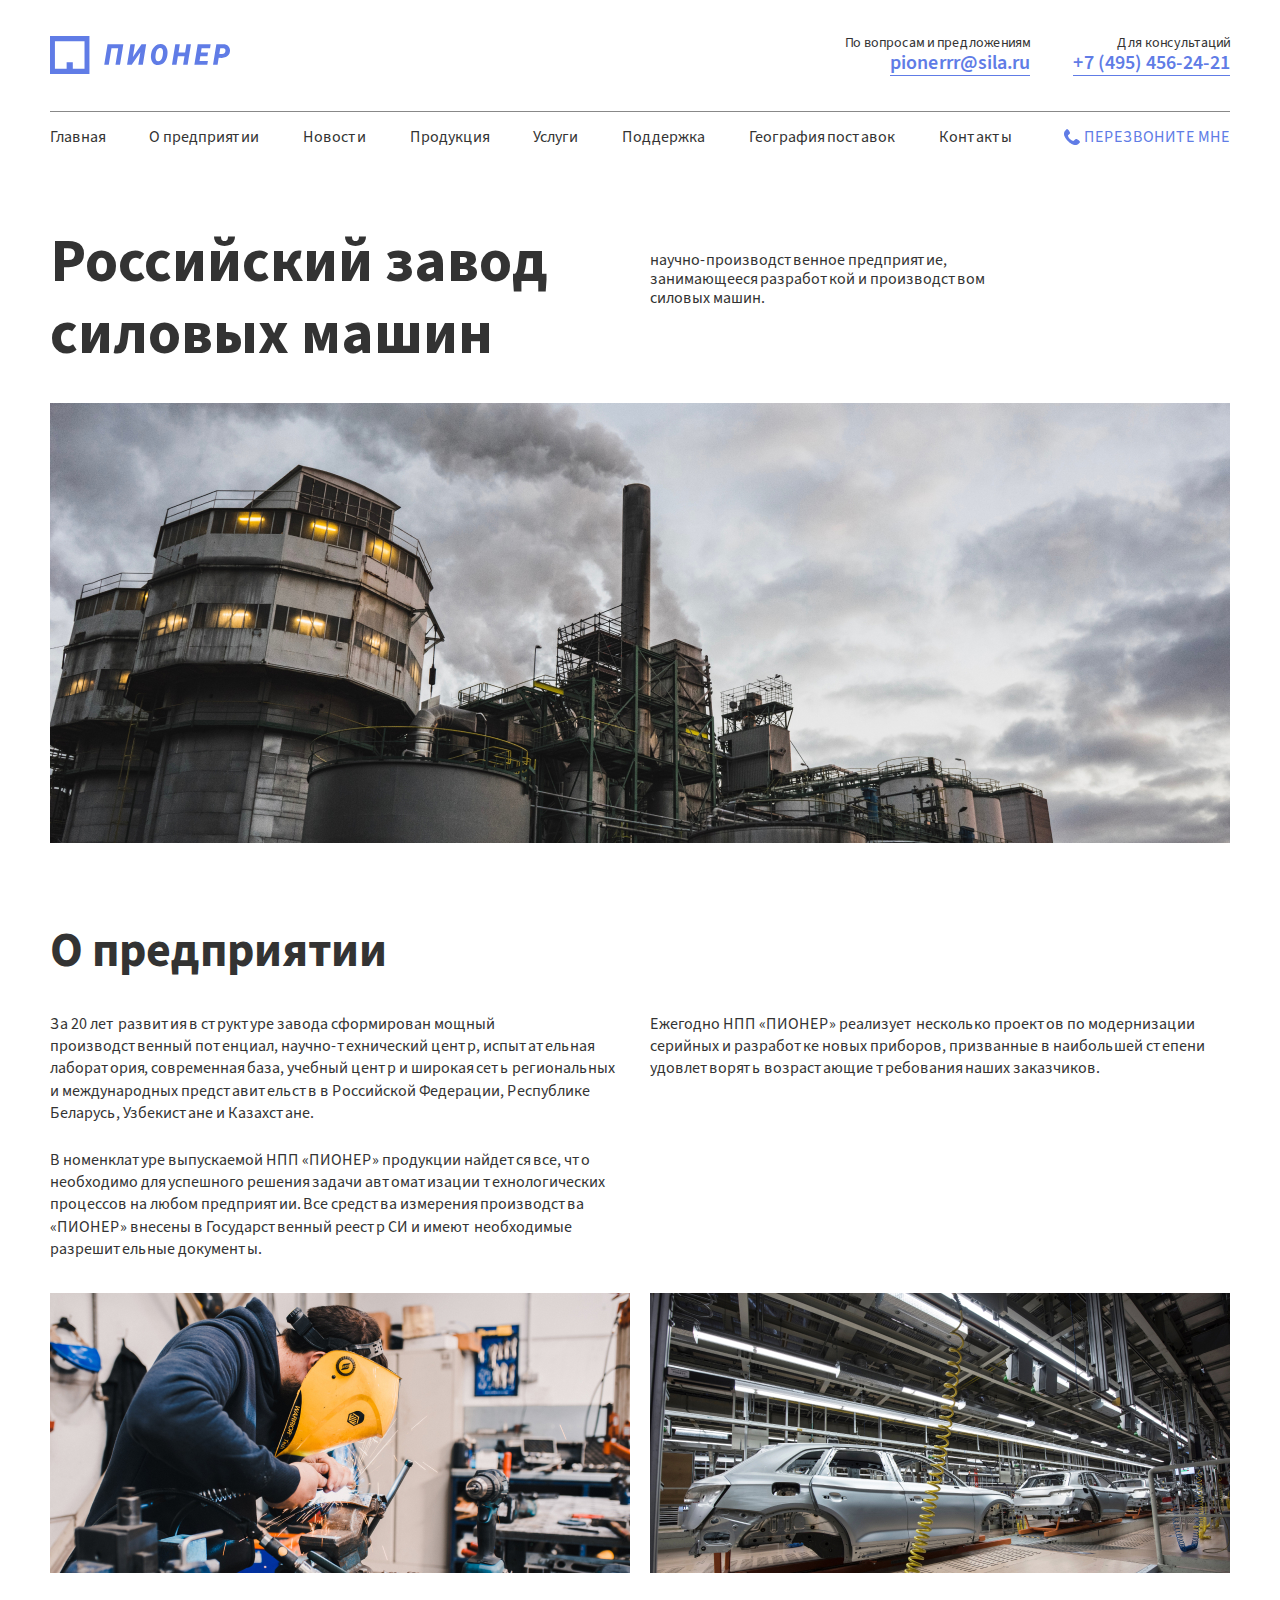
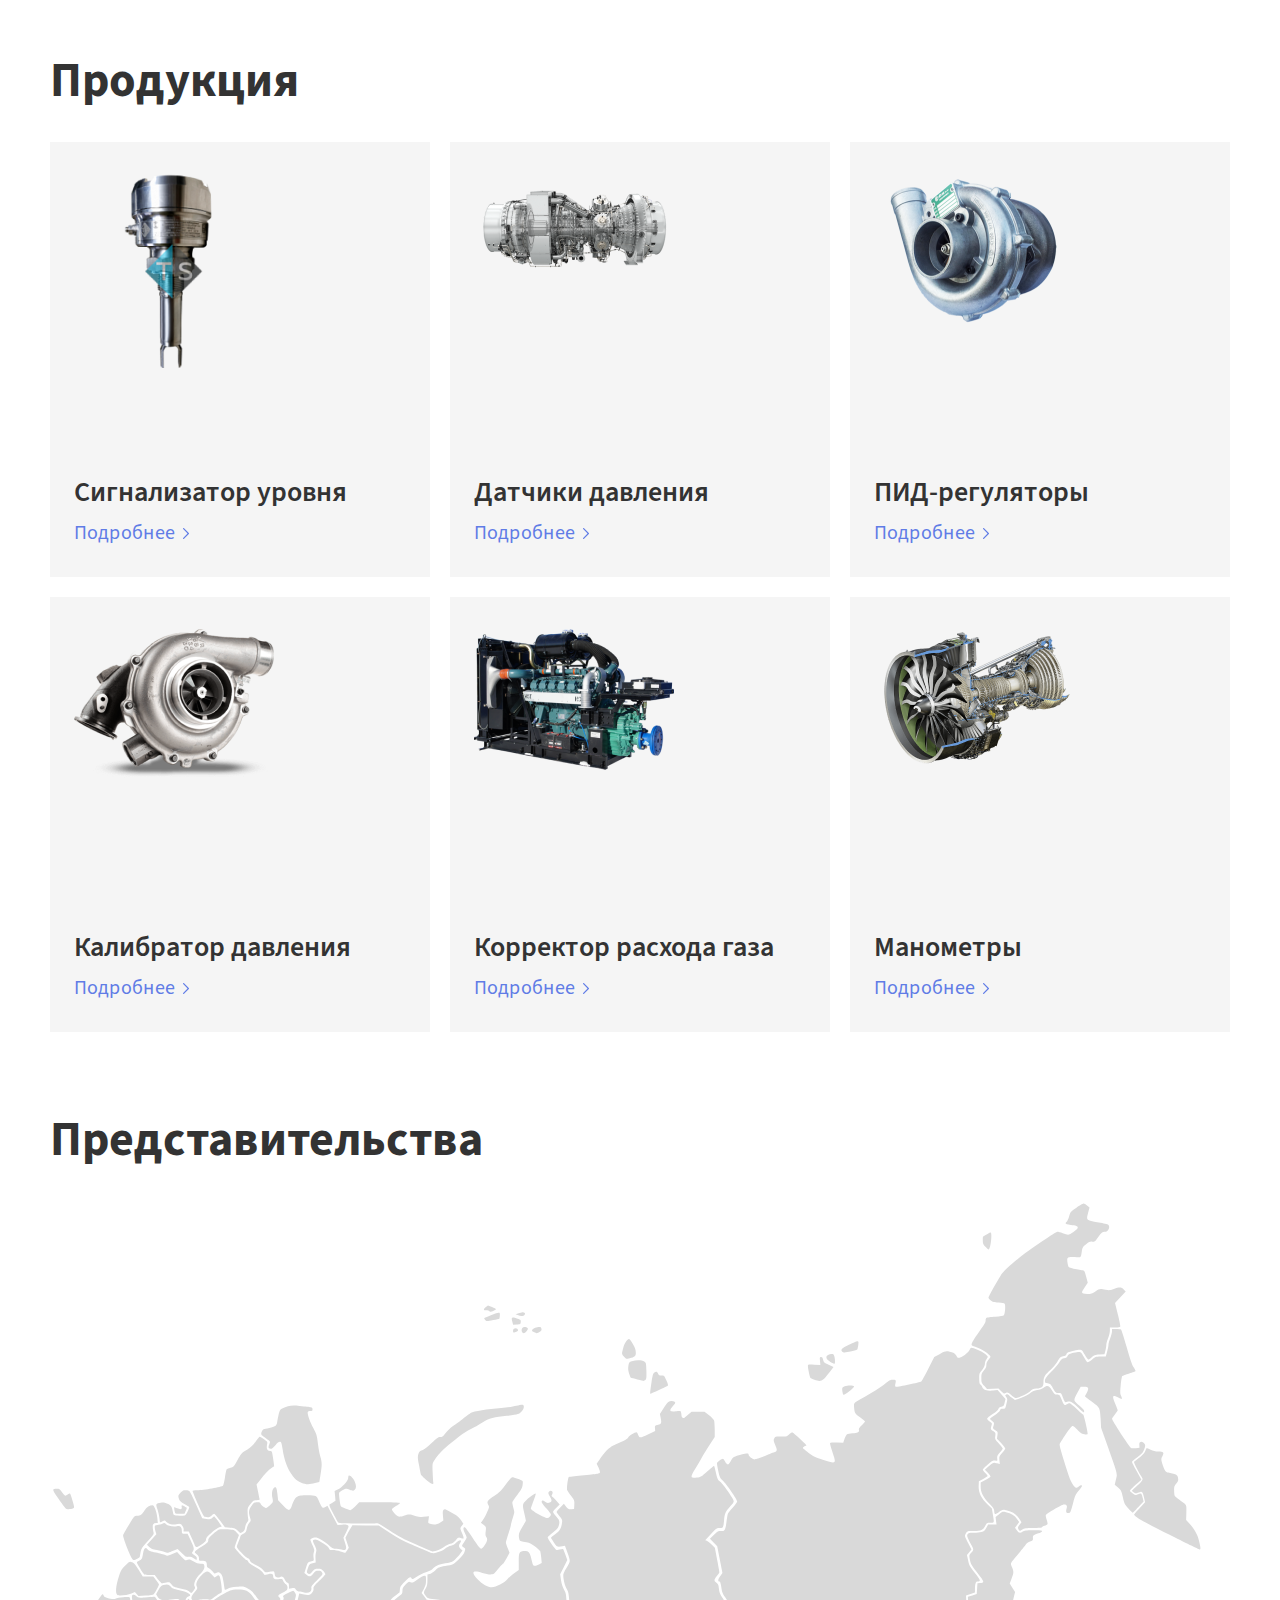
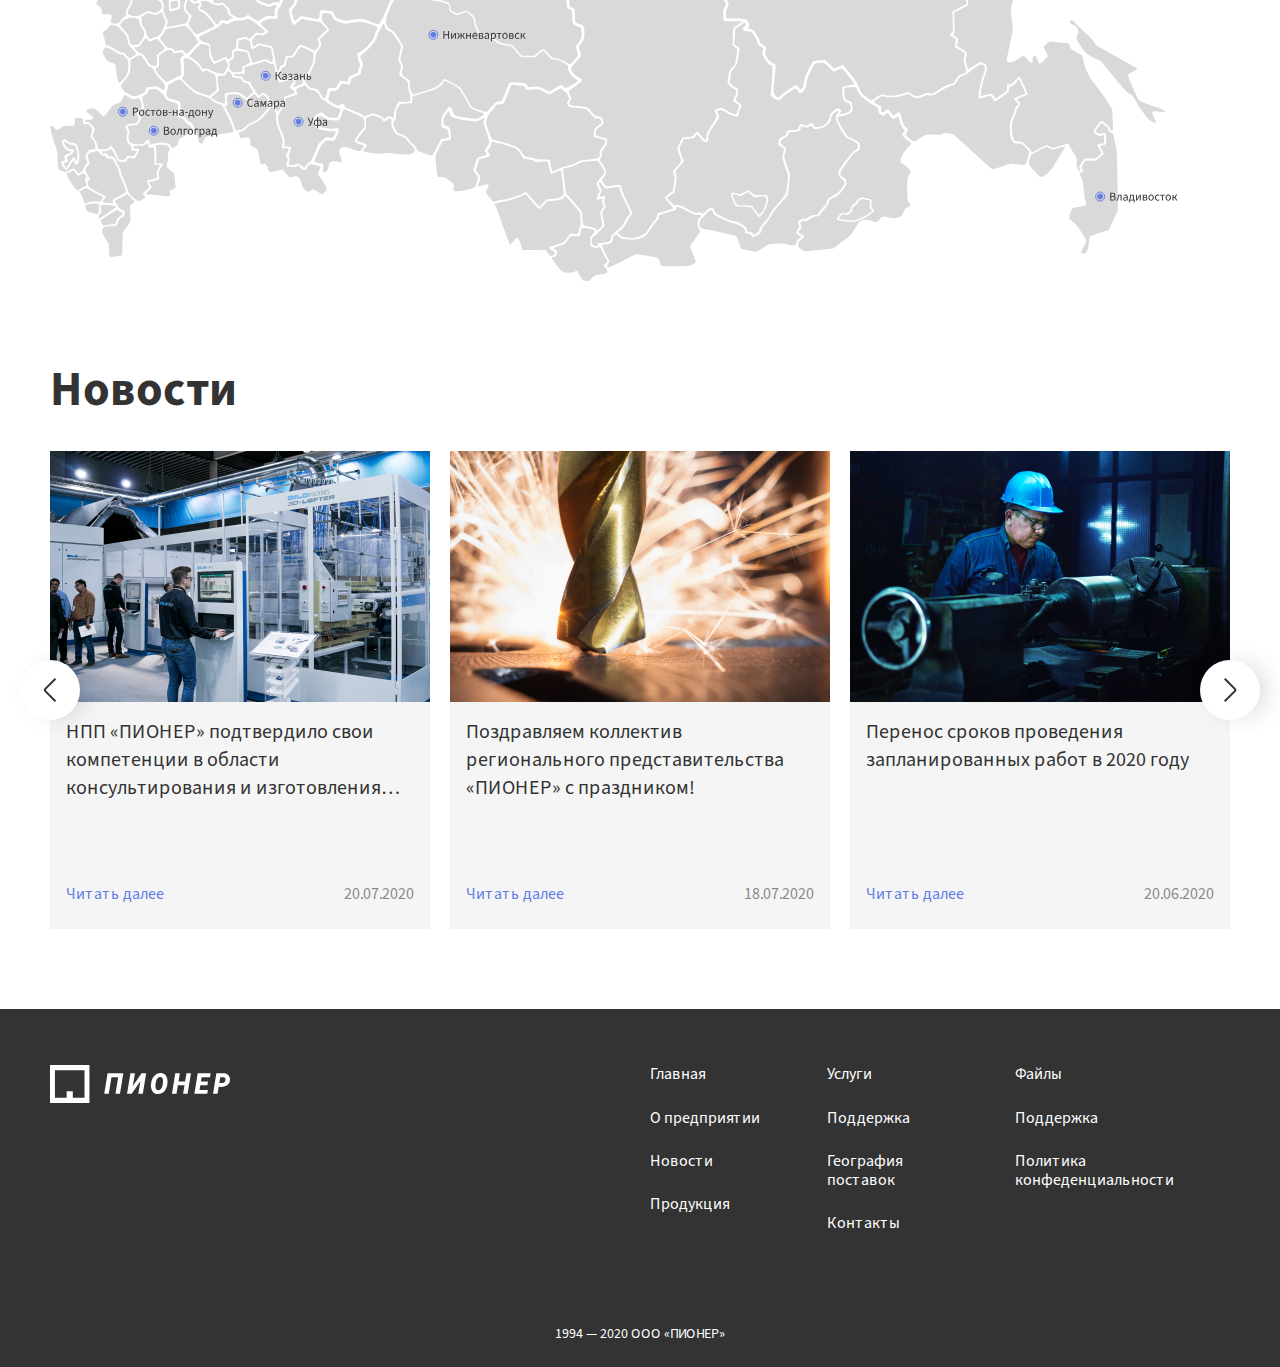
<file: index.html>
<!DOCTYPE html>
<html lang="ru" class="page">

<head>
  <meta charset="UTF-8">
  <meta name="viewport" content="width=device-width, initial-scale=1.0">
  <link rel="shortcut icon" href="favicon.ico" type="image/x-icon">
  <meta http-equiv="X-UA-Compatible" content="ie=edge">
  <meta name="theme-color" content="#111111">
  <title>layout Pioner</title>
  <link rel="preload" href="fonts/SourceSans3Regular.woff2" as="font" type="font/woff2" crossorigin>
  <link rel="preload" href="fonts/SourceSans3SemiBold.woff2" as="font" type="font/woff2" crossorigin>
  <link rel="preload" href="fonts/SourceSans3Bold.woff2" as="font" type="font/woff2" crossorigin>
  <link rel="stylesheet" href="css/vendor.css">
  <link rel="stylesheet" href="css/main.css">
  <script defer src="js/main.js"></script>
</head>


<body class="page__body">
  <div class="site-container">
    <header class="header">
  <div class="container">
    <div class="header__top">
      <a href="#" class="logo header__logo">
        <img src="img/logo.svg" alt="Логотип" width="180" height="38">
      </a>
      <div class="header__contacts">
        <div class="header__contact">
          <span class="header__caption">По вопросам и предложениям</span>
          <a href="mailto:pionerrr@sila.ru" class="header__link">pionerrr@sila.ru</a>
        </div>
        <div class="header__contact">
          <span class="header__caption">Для консультаций</span>
          <a href="tel:+74954562421" class="header__link">+7 (495) 456-24-21</a>
        </div>
      </div>
      <button class="burger" aria-label="Открыть меню" aria-expanded="false"  data-burger>
        <span class="burger__line"></span>
      </button>
    </div>
    <div class="header__bottom" data-menu>
      <nav class="nav" title="Главная навигация">
        <ul class="list-reset nav__list">
          <li class="nav__item"><a href="#" class="nav__link">Главная</a></li>
          <li class="nav__item"><a href="#" class="nav__link">О предприятии</a></li>
          <li class="nav__item"><a href="#" class="nav__link">Новости</a></li>
          <li class="nav__item"><a href="#" class="nav__link">Продукция</a></li>
          <li class="nav__item"><a href="#" class="nav__link">Услуги</a></li>
          <li class="nav__item"><a href="#" class="nav__link">Поддержка</a></li>
          <li class="nav__item"><a href="#" class="nav__link">География поставок</a></li>
          <li class="nav__item"><a href="#" class="nav__link">Контакты</a></li>
        </ul>
      </nav>
      <button class="btn-reset header__btn">
        <svg>
          <use xlink:href="img/sprite.svg#phone"></use>
        </svg>
        Перезвоните мне
      </button>
      <div class="header__contact header__contact--mobile">
        <span class="header__caption">По вопросам и предложениям</span>
        <a href="mailto:pionerrr@sila.ru" class="header__link">pionerrr@sila.ru</a>
      </div>
      <div class="header__contact header__contact--mobile">
        <span class="header__caption">Для консультаций</span>
        <a href="tel:+74954562421" class="header__link">+7 (495) 456-24-21</a>
      </div>
    </div>
  </div>
</header>

    <main class="main">
      <section class="hero section-offset">
  <div class="container">
    <div class="hero__top grid">
      <h1 class="hero__title">Российский завод силовых машин</h1>
      <p class="hero__descr">
        научно-производственное предприятие, занимающееся разработкой и производством силовых машин.
      </p>
    </div>
    <img src="img/hero.jpg" srcset="img/hero_2x.jpg 2x" alt="Пионер - завод силовых машин" width="1180" height="440" class="hero__image">
  </div>
</section>

      <section class="about section-offset">
  <div class="container">
    <h2 class="section-title about__title">О предприятии</h2>
    <div class="about__text grid">
      <p class="about__descr">
        За 20 лет развития в структуре завода сформирован мощный производственный потенциал, научно-технический центр,
        испытательная лаборатория, современная база, учебный центр и широкая сеть региональных и международных
        представительств в Российской Федерации, Республике Беларусь, Узбекистане и Казахстане.
      </p>
      <p class="about__descr">
        Ежегодно НПП «ПИОНЕР» реализует несколько проектов по модернизации серийных и разработке новых приборов,
        призванные в наибольшей степени удовлетворять возрастающие требования наших заказчиков.
      </p>
      <p class="about__descr">
        В номенклатуре выпускаемой НПП «ПИОНЕР» продукции найдется все, что необходимо для успешного решения задачи
        автоматизации технологических процессов на любом предприятии. Все средства измерения производства «ПИОНЕР»
        внесены в Государственный реестр СИ и имеют необходимые разрешительные документы.
      </p>
    </div>
    <div class="about__images grid">
      <img src="img/about-1.jpg" srcset="img/about-1_2x.jpg 2x" loading="lazy" alt="Сварщик работает на заводе" width="580"
        height="280" class="about__image">
      <img src="img/about-2.jpg" srcset="img/about-2_2x.jpg 2x" loading="lazy" alt="Конвейер автомобилей"
        width="580" height="280" class="about__image">
    </div>
  </div>
</section>

      <section class="products section-offset">
  <div class="container">
    <h2 class="section-title">Продукция</h2>
    <ul class="list-reset products__list grid">
      <li class="products__item">
        <div class="products-card">
          <img src="img/1.png" srcset="img/1_2x.png 2x" alt="Сигнализатор уровня" width="200" loading="lazy"
            class="products-card__image">
          <h3 class="products-card__title">Сигнализатор уровня</h3>
          <a href="#" class="products-card__link">
            Подробнее
            <svg>
              <use xlink:href="img/sprite.svg#angle"></use>
            </svg>
          </a>
        </div>
      </li>
      <li class="products__item">
        <div class="products-card">
          <img src="img/2.png" srcset="img/2_2x.png 2x" alt="Датчики давления" width="200" loading="lazy"
            class="products-card__image">
          <h3 class="products-card__title">Датчики давления</h3>
          <a href="#" class="products-card__link">
            Подробнее
            <svg>
              <use xlink:href="img/sprite.svg#angle"></use>
            </svg>
          </a>
        </div>
      </li>
      <li class="products__item">
        <div class="products-card">
          <img src="img/3.png" srcset="img/3_2x.png 2x" alt="ПИД-регуляторы" width="200" loading="lazy"
            class="products-card__image">
          <h3 class="products-card__title">ПИД-регуляторы</h3>
          <a href="#" class="products-card__link">
            Подробнее
            <svg>
              <use xlink:href="img/sprite.svg#angle"></use>
            </svg>
          </a>
        </div>
      </li>
      <li class="products__item">
        <div class="products-card">
          <img src="img/4.png" srcset="img/4_2x.png 2x" alt="Калибратор давления" width="200" loading="lazy"
            class="products-card__image">
          <h3 class="products-card__title">Калибратор давления</h3>
          <a href="#" class="products-card__link">
            Подробнее
            <svg>
              <use xlink:href="img/sprite.svg#angle"></use>
            </svg>
          </a>
        </div>
      </li>
      <li class="products__item">
        <div class="products-card">
          <img src="img/5.png" srcset="img/5_2x.png 2x" alt="Корректор расхода газа" width="200" loading="lazy"
            class="products-card__image">
          <h3 class="products-card__title">Корректор расхода газа</h3>
          <a href="#" class="products-card__link">
            Подробнее
            <svg>
              <use xlink:href="img/sprite.svg#angle"></use>
            </svg>
          </a>
        </div>
      </li>
      <li class="products__item">
        <div class="products-card">
          <img src="img/6.png" srcset="img/6_2x.png 2x" alt="Манометры" width="200" loading="lazy" class="products-card__image">
          <h3 class="products-card__title">Манометры</h3>
          <a href="#" class="products-card__link">
            Подробнее
            <svg>
              <use xlink:href="img/sprite.svg#angle"></use>
            </svg>
          </a>
        </div>
      </li>
    </ul>
  </div>
</section>

      <section class="present section-offset">
  <div class="container">
    <h2 class="section-title">Представительства</h2>
    <div class="present__map">
      <svg width="1153" height="680" viewBox="0 0 1153 680" fill="none" xmlns="http://www.w3.org/2000/svg">
        <path
          d="M68.4436 479.983C67.943 479.411 67.1564 475.406 66.7273 471.116C66.2982 466.755 65.583 462.966 65.2255 462.608C64.7964 462.251 62.937 461.393 61.0776 460.678C58.217 459.677 57.1442 458.676 55.0703 455.458C52.7103 451.74 52.6388 451.382 53.4255 448.737C53.8545 447.235 54.6412 445.806 55.1418 445.663C56.5721 445.091 61.7927 447.307 65.3685 449.953C67.5855 451.669 69.4448 452.526 71.0182 452.526C72.9491 452.526 73.8073 453.099 75.8812 455.601C78.2412 458.461 78.4558 459.105 78.4558 463.323C78.3842 470.187 77.5261 472.904 74.0933 476.765C70.3745 480.912 69.5164 481.341 68.4436 479.983Z"
           />
        <path
          d="M61.4352 421.138C60.6485 420.637 60.6485 419.994 61.3636 417.634C62.6509 413.13 62.0788 412.486 56.7867 412.486H52.2097L51.7091 408.84C51.28 405.622 50.9939 405.122 48.777 404.049C47.4182 403.406 46.2739 402.476 46.2739 401.904C46.2739 400.689 51.8521 392.466 52.7103 392.466C53.0679 392.466 53.5685 393.11 53.783 393.825C54.4982 396.041 64.0812 398.258 66.0121 396.685C66.6558 396.113 69.8739 395.541 73.5212 395.326C79.3855 394.969 79.8145 395.04 80.1721 396.399C80.9588 399.259 80.5297 401.332 78.7418 403.763C76.4533 406.623 75.1661 412.2 76.3818 413.63C77.0255 414.417 76.8824 414.631 75.7382 414.631C74.88 414.631 73.0921 416.061 71.3042 418.206C68.5867 421.424 68.0145 421.781 65.3685 421.781C63.7236 421.71 61.9358 421.495 61.4352 421.138Z"
           />
        <path
          d="M203.321 416.276L198.387 412.987L195.741 414.56C191.807 416.776 188.017 416.49 183.655 413.702C180.651 411.771 180.079 411.128 180.293 409.626C180.508 408.339 179.721 406.981 176.789 403.978C173.142 400.188 172.927 400.045 171.211 400.975C169.352 401.904 165.633 401.618 163.63 400.403C162.128 399.402 166.419 395.827 172.856 392.538C175.788 390.965 179.221 389.249 180.365 388.605C181.867 387.819 184.37 387.461 188.446 387.461C195.812 387.461 199.102 388.891 202.392 393.682C207.255 400.689 208.828 401.976 214.978 403.835C220.413 405.408 220.842 405.479 222.058 404.335C223.703 402.905 227.207 402.762 227.207 404.121C227.207 404.693 226.707 405.551 226.135 406.051C225.419 406.623 225.062 408.196 225.062 410.699V414.488L221.057 414.131C217.696 413.845 216.623 414.059 214.406 415.489C207.541 420.065 208.756 419.994 203.321 416.276Z"
           />
        <path
          d="M81.1018 413.344C77.7406 412.2 77.5976 412.057 77.9552 409.912C78.1697 408.625 79.3139 406.266 80.5297 404.621C82.5321 401.833 82.6752 401.261 82.3176 397.471C81.8885 393.968 82.0315 393.324 83.1042 392.895C83.9624 392.538 85.0352 392.967 86.3224 394.182C88.1103 395.97 88.4679 396.041 94.9758 395.612C98.6945 395.398 102.485 395.112 103.486 394.969C104.916 394.754 105.56 395.183 106.49 396.756C107.205 397.972 108.206 398.901 108.778 398.901C110.352 398.901 112.068 401.761 112.068 404.478C112.068 406.266 111.496 407.41 109.851 408.983C107.348 411.342 105.775 411.485 101.198 409.912L97.9079 408.768L93.2594 411.7C88.2533 414.917 86.537 415.132 81.1018 413.344Z"
           />
        <path
          d="M163.702 418.636C158.267 411.7 154.619 408.196 153.046 408.196C152.259 408.196 151.187 407.696 150.686 407.124C149.971 406.194 150.042 405.766 151.115 404.55C152.188 403.335 152.259 402.834 151.544 401.69C150.257 399.617 151.044 398.901 154.548 398.901C156.622 398.901 158.267 399.402 159.983 400.618C163.13 402.977 169.495 404.478 171.068 403.191C171.998 402.405 172.427 402.477 173.714 403.621C177.29 406.695 178.505 408.483 178.076 410.413C177.79 412.058 178.148 412.558 180.651 413.916C183.941 415.775 184.37 416.776 182.01 416.776C181.152 416.776 179.721 417.42 178.863 418.278C177.576 419.422 177.004 419.565 175.859 418.993C173.142 417.492 170.853 417.992 169.638 420.28C169.065 421.424 168.279 422.568 167.921 422.783C167.564 422.997 165.633 421.138 163.702 418.636Z"
           />
        <path
          d="M77.1685 454.028C75.3806 451.811 74.2364 451.096 71.8764 450.739C70.017 450.381 67.3709 449.166 65.2255 447.521C63.2945 446.091 60.2909 444.518 58.6461 444.018C56.143 443.303 55.5709 442.802 55.5709 441.515C55.5709 440.586 54.9273 438.012 54.1406 435.724C52.2812 430.29 52.2812 430.075 55.2133 428.717C56.5721 428.073 58.217 426.5 58.7891 425.285C59.9333 423.068 60.1479 422.997 63.6521 423.354C67.0848 423.712 67.5855 424.069 71.1612 427.93C76.4533 433.793 76.9539 434.58 77.8121 439.156C78.4558 442.66 79.0279 443.732 82.4606 447.092C84.6061 449.237 86.3224 451.311 86.3224 451.669C86.3224 452.026 85.4642 452.884 84.3915 453.599C78.9564 457.102 79.6 457.031 77.1685 454.028Z"
           />
        <path
          d="M101.198 463.18C99.4097 462.251 98.337 461.035 97.7648 459.319C97.3358 457.961 96.5491 456.531 96.12 456.245C95.6194 455.959 94.6897 454.886 94.0461 453.814C93.3309 452.741 91.8291 451.74 90.6133 451.454C89.3976 451.168 87.5382 449.81 86.3224 448.308L84.177 445.734L86.68 445.52C88.8255 445.305 89.6836 444.662 92.1867 441.23C93.76 438.942 95.3333 436.868 95.6909 436.511C95.977 436.153 97.0497 436.797 97.9794 437.869L99.6958 439.871L102.842 438.584C104.559 437.941 106.347 437.226 106.776 437.011C107.491 436.725 114.928 445.663 114.928 446.735C114.928 446.95 113.141 448.451 110.995 450.024L107.062 452.884L107.205 458.175C107.419 463.323 107.348 463.538 105.56 463.967C104.416 464.324 102.842 464.038 101.198 463.18Z"
           />
        <path
          d="M121.079 405.765C120.864 404.907 120.65 403.191 120.65 401.976C120.65 399.831 120.864 399.688 123.796 399.187C127.873 398.615 128.516 399.044 128.516 402.476C128.516 405.622 128.373 405.694 124.44 406.623C121.722 407.195 121.436 407.124 121.079 405.765Z"
           />
        <path
          d="M116.788 424.856C116.645 424.641 116.931 423.497 117.432 422.282C118.29 420.208 118.147 419.636 115.858 414.631C113.784 410.055 113.427 408.768 113.856 405.908C114.356 401.976 112.568 397.471 110.566 397.471C109.922 397.471 108.635 396.327 107.777 394.969L106.275 392.466L108.635 388.176C110.566 384.673 111.424 383.743 113.498 383.171C117.575 382.027 119.005 382.313 120.864 384.673C122.438 386.675 123.367 387.032 129.589 388.248C138.528 389.964 143.463 393.467 138.528 394.611C137.241 394.897 136.526 396.041 135.239 399.902C133.737 404.192 133.665 405.193 134.381 407.624C134.81 409.126 136.097 411.199 137.241 412.129C139.601 414.059 139.673 414.703 137.885 418.564C136.598 421.424 136.455 421.495 131.305 422.425C128.373 422.925 124.011 423.783 121.579 424.284C119.148 424.784 117.002 424.999 116.788 424.856ZM125.656 408.268L130.304 406.981L130.519 403.12C130.805 397.471 130.018 396.756 123.868 397.328L118.862 397.829L119.076 402.834C119.291 408.125 119.577 409.626 120.435 409.626C120.793 409.626 123.081 408.983 125.656 408.268Z"
           />
        <path
          d="M80.8873 442.373C80.5297 441.873 79.8861 439.513 79.3854 437.225C78.6703 433.722 77.8836 432.435 74.1648 428.431C71.6618 425.714 70.017 423.497 70.3745 422.997C72.2339 419.636 75.0945 416.848 76.0958 417.277C76.7394 417.491 77.5976 417.205 78.1697 416.419C79.0279 415.275 79.5285 415.275 84.1055 416.133L89.1115 417.062L89.5406 420.566C89.8982 422.925 90.7564 424.784 92.1151 426.357C95.2618 429.932 95.0473 433.936 91.4715 438.941C88.897 442.731 88.6824 442.874 85.1067 443.088C82.6751 443.231 81.2448 442.945 80.8873 442.373Z"
           />
        <path
          d="M134.309 450.167C132.092 447.951 132.021 447.951 128.731 448.809C126.371 449.452 125.227 449.524 125.084 448.952C124.512 447.307 122.581 446.092 120.435 446.092C117.503 446.02 117.145 445.806 113.212 440.729C109.636 436.082 109.422 435.653 110.995 435.081C111.567 434.866 112.855 433.079 113.856 431.077C115 428.789 116.216 427.359 117.288 427.144C121.079 426.215 134.023 423.927 135.382 423.927C136.884 423.927 142.676 430.576 146.681 436.94L148.755 440.372L143.463 445.949C140.531 449.095 137.813 451.74 137.313 452.026C136.884 452.241 135.525 451.383 134.309 450.167Z"
           />
        <path
          d="M67.5139 393.038C65.3685 391.823 65.9406 383.958 68.7297 375.378C71.0182 368.514 71.5188 367.584 75.4521 363.652C79.6715 359.433 79.743 359.433 82.1745 360.291C84.177 361.006 85.4642 362.436 88.7539 367.87L92.9018 374.591H98.1939H103.486L106.347 378.238C107.92 380.24 109.207 382.099 109.207 382.456C109.207 383.243 104.988 391.108 103.915 392.252C103.343 392.824 100.268 393.396 95.8339 393.61L88.6109 394.111L86.823 392.037L85.0351 389.964L81.6024 391.537C77.8121 393.181 69.3733 394.111 67.5139 393.038Z"
           />
        <path
          d="M113.069 477.337C107.777 471.617 106.561 470.044 106.061 468.042C105.703 466.397 105.846 466.04 107.491 465.682C109.279 465.182 109.279 465.11 109.136 459.605C108.993 456.53 109.064 453.885 109.279 453.742C114.428 449.523 116.859 448.236 119.362 448.236C121.579 448.236 122.295 448.522 122.938 450.024C123.868 452.026 123.939 452.097 128.23 450.953C131.234 450.238 131.663 450.31 133.022 451.74L134.595 453.313L132.593 454.743L130.59 456.244L131.091 464.681L131.592 473.118L124.368 476.765C120.364 478.767 116.859 480.411 116.502 480.411C116.216 480.411 114.642 479.053 113.069 477.337Z"
           />
        <path
          d="M139.172 389.32C137.813 388.105 135.382 387.318 130.519 386.46C124.297 385.316 123.653 385.03 121.794 382.671C119.863 380.24 119.648 380.168 116.573 380.669C114.785 380.883 112.926 381.241 112.497 381.455C111.996 381.598 110.137 379.811 108.278 377.451L104.916 373.161H100.125C97.4073 373.09 94.9042 372.875 94.4751 372.589C93.4024 371.874 87.0376 361.578 87.0376 360.577C87.0376 360.077 88.0388 359.29 89.183 358.861C91.8291 357.717 92.4012 356.716 93.1163 352.069C93.9745 345.991 95.7624 344.347 97.9079 347.564C98.6945 348.78 100.625 349.495 106.061 350.639C109.922 351.497 114.142 352.641 115.429 353.141C117.432 353.999 118.147 353.928 122.509 352.069L127.301 349.995L131.448 354.428C135.024 358.289 135.811 358.79 137.027 358.146C139.172 357.002 140.388 357.217 144.035 359.576C146.538 361.149 148.255 361.721 150.758 361.721C153.69 361.721 154.19 361.936 154.548 363.437C155.192 366.011 153.904 368.585 150.114 372.303C145.895 376.379 143.392 382.313 144.893 384.673C145.68 385.96 145.537 386.46 143.892 388.534C142.891 389.892 141.818 391.036 141.532 390.965C141.246 390.965 140.173 390.25 139.172 389.32Z"
           />
        <path
          d="M98.623 435.295C97.9794 434.151 97.1927 433.221 96.9067 433.221C96.5491 433.221 96.3346 432.077 96.3346 430.719C96.3346 428.931 95.6909 427.501 94.1176 425.714C92.1867 423.497 91.8291 422.568 91.7576 419.064L91.6861 415.06L94.9042 413.058L98.1224 411.056L102.342 412.272C106.49 413.416 106.633 413.416 109.207 411.914L111.925 410.341L113.927 414.846C116.216 419.994 116.216 420.137 114.785 423.712C110.566 433.936 110.781 433.65 103.915 436.01L99.8388 437.44L98.623 435.295Z"
           />
        <path
          d="M143.177 428.789C137.885 422.139 138.099 422.997 140.245 418.206L142.104 413.916L139.53 411.557C135.811 408.196 135.382 406.552 136.812 401.261C137.456 398.759 138.242 396.756 138.457 396.756C138.672 396.756 139.816 397.9 140.96 399.33C142.891 401.761 143.177 401.833 146.038 401.404C149.685 400.903 150.758 401.833 148.827 403.978C147.611 405.265 147.611 405.551 148.612 407.339C149.184 408.411 150.758 409.626 152.045 410.055C155.263 411.056 165.99 423.14 164.775 424.355C164.059 425.07 147.611 432.506 146.824 432.435C146.395 432.435 144.75 430.791 143.177 428.789Z"
           />
        <path
          d="M79.1709 492.566C77.383 491.422 75.6667 490.493 75.2376 490.421C74.6654 490.421 71.8764 486.346 70.7321 483.915C70.6606 483.629 72.4485 481.341 74.8085 478.767C79.457 473.619 80.6012 470.401 80.6012 462.608V458.461L84.6061 455.744C89.1115 452.741 91.6145 452.741 92.7588 455.744C93.1164 456.745 93.76 457.531 94.1891 457.531C94.6182 457.531 95.5479 458.961 96.3345 460.677C97.3357 463.037 98.337 464.181 100.125 464.896C102.699 465.968 104.916 468.471 104.916 470.33C104.916 470.973 107.205 473.833 109.922 476.836C114.428 481.698 114.928 482.485 114.928 485.202C114.928 488.92 113.784 489.206 110.065 486.346C107.777 484.63 107.276 484.487 102.27 484.916C99.3382 485.13 96.7636 485.488 96.5491 485.631C96.3345 485.845 95.977 487.132 95.6909 488.419C95.2618 490.493 94.6897 490.993 91.0424 492.423C84.6776 494.926 82.8897 494.997 79.1709 492.566Z"
           />
        <path
          d="M142.533 398.186C140.96 396.47 141.461 394.54 144.607 390.679C147.825 386.603 147.968 386.246 147.039 384.459C145.68 381.956 147.539 377.594 151.83 373.304C156.622 368.585 158.195 368.514 161.985 372.589L164.846 375.593L166.848 374.234C168.636 373.018 168.851 373.019 169.709 374.163C170.567 375.378 172.141 384.387 172.141 388.463C172.141 390.322 171.783 390.965 170.496 391.251C169.638 391.466 167.206 393.181 165.061 394.969C162.057 397.543 160.841 398.187 159.697 397.758C157.122 396.9 148.469 397.471 147.325 398.544C145.895 399.974 143.964 399.831 142.533 398.186Z"
           />
        <path
          d="M14.7358 564.21C14.2351 563.137 13.663 561.993 13.52 561.707C13.377 561.421 14.0206 561.207 14.9503 561.207C15.88 561.135 17.0958 560.849 17.6679 560.492C18.5261 559.92 18.5976 559.562 17.8824 558.347C16.3806 555.987 16.8097 555.058 19.7418 553.699C22.4594 552.484 24.5333 549.624 23.7467 548.265C23.4606 547.908 22.2448 547.622 20.8861 547.622C18.1685 547.622 15.0933 544.976 14.3782 542.045C13.7345 539.542 14.5212 539.328 16.9527 541.401C18.5976 542.76 20.0279 543.332 22.0303 543.332C24.6048 543.332 24.9624 543.546 25.9636 545.834C27.3939 549.266 28.1091 557.06 27.1079 558.776C26.3927 559.991 26.2497 559.92 25.5345 557.775C25.0339 556.488 24.3188 555.487 23.8182 555.487C23.3891 555.487 21.6012 557.846 19.8133 560.849C18.097 563.781 16.4521 566.212 16.1661 566.212C15.9515 566.212 15.3079 565.282 14.7358 564.21Z"
           />
        <path
          d="M108.85 593.668C104.13 593.167 99.6957 592.881 99.0521 593.096C98.337 593.31 97.3357 593.167 96.6921 592.81C95.8339 592.309 96.1915 591.665 98.766 589.091L101.984 586.017L100.554 583.229C98.9806 580.083 98.7661 580.297 105.059 579.081C107.348 578.581 109.35 578.009 109.493 577.723C109.636 577.509 109.493 575.649 109.136 573.719C108.492 570.43 108.635 570.072 110.995 566.569C112.354 564.567 113.498 562.708 113.498 562.422C113.498 562.136 111.853 561.921 109.851 561.921H106.132L106.633 556.201C106.919 552.555 106.776 549.409 106.204 547.336C105.775 545.548 105.56 543.832 105.846 543.546C106.204 543.26 108.921 543.046 111.925 543.117C116.645 543.189 117.575 543.474 118.647 544.761C120.221 546.692 120.292 548.051 118.862 549.481C117.718 550.625 117.575 552.841 118.433 555.129C118.79 555.987 118.504 557.989 117.718 560.349C116.144 564.925 116.43 565.64 120.936 569C122.724 570.359 124.368 571.932 124.512 572.575C124.726 573.219 125.084 576.579 125.298 580.154L125.799 586.661L122.795 587.876C119.791 589.02 119.72 589.02 120.221 591.88C120.721 595.241 121.794 595.098 108.85 593.668Z"
           />
        <path
          d="M51.8521 621.696C51.2085 620.409 50.9224 618.979 51.137 618.621C51.423 618.192 55.1418 615.618 59.5042 612.83C67.2279 607.825 67.3709 607.753 68.6582 609.112C69.3733 609.898 70.5891 610.542 71.3042 610.542C73.8073 610.542 73.0206 613.259 70.2315 614.617C68.3006 615.547 67.5139 616.476 66.6558 619.122L65.5115 622.482L60.3624 622.983C57.5733 623.269 54.7127 623.626 54.0691 623.769C53.3539 623.984 52.5673 623.269 51.8521 621.696Z"
           />
        <path
          d="M59.5758 653.942C59.3612 653.084 59.1467 650.081 59.1467 647.364C59.1467 642.645 59.0036 642.216 55.4994 636.925C52.2812 631.992 51.9952 631.134 52.4242 628.774C52.9964 625.557 54.5697 624.842 61.2921 624.842C66.6558 624.842 66.7273 624.77 68.4436 620.194C69.0873 618.621 70.2315 616.977 71.0897 616.548C74.2364 615.046 74.9515 613.902 74.737 611.328C74.5939 609.112 74.2364 608.683 72.5915 608.54C70.6606 608.254 69.6594 607.181 66.4412 601.819L64.8679 599.245L71.0182 595.884L77.1685 592.452L81.0303 596.313C85.2497 600.46 85.5358 601.032 83.6764 601.747C80.1721 602.963 79.8861 603.821 80.3867 611.972C80.8873 620.552 80.9588 620.194 75.5236 627.344L72.8061 630.991L72.5915 642.359L72.377 653.799L68.8012 654.586C66.8703 655.086 64.0812 655.444 62.6509 655.515C60.5055 655.587 59.9333 655.301 59.5758 653.942Z"
           />
        <path
          d="M48.7055 615.904C48.4194 615.189 48.8485 614.045 49.8497 613.044C51.28 611.542 51.423 610.827 50.9939 607.324L50.4933 603.391H55.7854C62.2218 603.391 65.3685 603.963 65.8691 605.179C66.1551 605.965 63.223 608.039 50.7794 616.119C49.3491 616.977 49.1345 616.976 48.7055 615.904Z"
           />
        <path
          d="M33.1151 597.457C32.4 595.026 31.2558 592.309 30.3976 591.451L28.9673 589.878L32.543 588.091L36.1188 586.232L39.9806 588.377C42.0545 589.521 45.9164 591.594 48.5624 593.024L53.3539 595.527L51.9236 597.958C50.4933 600.317 50.4933 600.389 46.3455 599.96C43.4848 599.745 41.0533 599.96 38.6933 600.746C36.8339 601.39 35.1176 601.962 34.8315 601.962C34.5455 601.962 33.8303 599.96 33.1151 597.457Z"
           />
        <path
          d="M83.2473 596.027C79.743 592.81 78.8848 591.451 77.6691 587.661C76.8824 585.159 75.1661 580.726 73.8073 577.795C72.4485 574.863 71.0897 571.145 70.8752 569.501C70.3745 566.426 66.2267 558.275 64.0097 556.059C63.2945 555.272 61.7212 554.771 60.2909 554.771C58.2885 554.771 57.7879 554.486 57.5733 553.127C57.4303 551.84 57.0012 551.554 55.1418 551.769C53.8545 551.84 52.5673 551.483 52.1382 550.911C51.423 550.124 51.9236 549.838 54.9988 549.409C57.0727 549.123 59.3612 548.408 60.0048 547.836C61.0776 546.835 61.3636 547.05 63.08 549.767C64.1527 551.411 65.3685 553.771 65.8691 555.058C67.5139 559.491 68.0861 559.991 72.1624 560.277C76.0242 560.635 76.0958 560.563 77.0255 558.346C77.9551 556.13 78.0267 556.058 81.3164 556.559L84.7491 556.988L87.3951 552.698C88.8255 550.267 89.8267 547.979 89.5406 547.622C89.3261 547.193 87.8242 546.907 86.2509 546.907C83.8909 546.907 83.3903 546.692 83.6048 545.62C83.8194 544.619 84.7491 544.333 89.183 544.19C93.3309 543.975 94.9042 543.618 96.0485 542.545C97.6933 540.972 98.48 541.33 98.48 543.618C98.48 545.906 99.8388 546.978 101.555 546.049C103.987 544.762 104.559 546.406 104.559 554.986V562.994L107.276 563.209C108.707 563.352 109.922 563.709 109.922 564.066C109.922 564.424 109.136 565.854 108.135 567.284C106.99 569.071 106.561 570.502 106.776 571.789C107.705 576.508 107.777 576.508 102.771 577.437C100.268 578.009 97.8364 578.724 97.4788 579.081C97.0497 579.439 97.3358 580.869 98.1224 582.656L99.4812 585.588L96.0485 588.877C92.6158 592.238 92.6158 592.238 94.1176 593.453C96.12 595.098 96.0485 595.598 93.3309 597.457C88.897 600.389 87.8242 600.174 83.2473 596.027Z"
           />
        <path
          d="M26.0351 587.59C24.3903 586.303 15.88 572.789 16.3806 572.289C16.5236 572.146 18.24 571.288 20.1709 570.501L23.6751 569L25.8921 571.646L28.1806 574.291L30.5406 573.076C33.7588 571.503 34.3309 571.574 35.6897 573.934C36.8339 575.793 36.8339 575.936 35.6897 576.651C34.5455 577.366 34.5455 577.651 35.6897 580.654L36.8339 583.944L34.6885 584.801C33.5442 585.302 31.4703 586.446 30.183 587.376C27.823 588.949 27.7515 588.948 26.0351 587.59Z"
           />
        <path
          d="M26.6073 569.429C25.5345 568.071 24.3188 566.927 23.8182 566.927C23.3891 566.927 21.1721 567.856 18.9552 568.929C16.6667 570.001 14.5927 570.716 14.3067 570.43C14.0206 570.144 12.5903 569.572 11.16 569.143C8.08485 568.142 7.65576 566.712 7.65576 556.774C7.65576 551.697 7.29818 549.481 5.43879 544.261C2.57818 536.11 1.36242 531.749 0.790304 527.459C0.361213 524.384 0.504243 524.027 1.72 524.027C2.43515 524.027 3.65091 524.956 4.29455 526.172C5.93939 528.889 7.01212 528.817 10.9455 526.029C13.8776 523.884 14.3067 523.812 18.6691 524.241C24.1042 524.742 24.6764 524.313 24.9624 519.308C25.177 515.447 24.9624 515.59 31.0412 516.519C33.1151 516.877 33.3297 517.091 32.9721 518.879C32.4 521.596 34.2594 523.455 36.5479 522.597C37.9067 522.096 38.5503 522.311 39.623 523.526C42.9127 527.316 42.9127 527.316 41.6255 531.177L40.4097 534.752L43.0558 538.684C45.1297 541.759 45.6303 543.189 45.4158 545.262C45.2012 547.908 45.1297 547.979 42.1976 547.979C39.48 547.979 38.9794 548.265 37.3345 550.625C35.2606 553.699 35.1891 554.486 36.6909 558.347C37.8351 561.064 37.7636 561.207 36.3333 562.422C35.5467 563.137 34.4024 564.996 33.9018 566.569C33.2582 568.357 32.1139 569.858 30.6836 570.716L28.5382 572.003L26.6073 569.429ZM20.5285 563.495L23.6036 558.704L24.6048 560.992C25.8921 564.138 27.2509 563.924 28.6812 560.277C29.6109 557.703 29.6824 556.273 29.1818 551.84C28.0376 543.046 26.6788 541.187 21.3867 541.187C20.3855 541.187 18.6691 540.329 17.5248 539.256C15.8085 537.612 15.3079 537.469 13.7345 538.184C11.303 539.328 11.4461 542.188 14.1636 545.834C15.6655 547.765 17.0242 548.766 18.5261 549.052C21.9588 549.552 21.6727 550.839 17.5964 552.484C13.8776 554.057 13.7345 554.343 15.0933 557.703C15.5224 558.561 15.0933 558.919 13.4485 559.276C12.0897 559.562 11.2315 560.134 11.2315 560.849C11.2315 562.851 14.8788 568.357 16.2376 568.357C17.0242 568.357 18.6691 566.569 20.5285 563.495Z"
           />
        <path
          d="M41.983 611.328C37.263 610.113 36.5479 609.398 35.2606 605.108C34.903 603.749 35.2606 603.463 38.5503 602.677C40.6242 602.248 43.7709 601.962 45.5588 602.033L48.777 602.319L48.9915 606.466C49.2061 610.256 48.4194 612.83 47.0606 612.615C46.8461 612.544 44.5576 611.972 41.983 611.328Z"
           />
        <path
          d="M54.3551 601.318C52.3527 601.104 52.3527 600.746 54.1406 598.029C56.0715 595.026 56 594.526 52.9248 593.096C51.423 592.381 47.6327 590.379 44.4145 588.591C39.0509 585.517 38.6218 585.088 37.9782 582.156C37.3345 579.439 37.4061 579.081 38.4788 579.081C40.7673 579.081 40.6242 577.723 38.1212 573.934C36.6909 571.86 35.5467 569.572 35.5467 568.857C35.5467 567.07 36.8339 564.639 38.5503 563.28C39.9806 562.136 39.9806 562.065 38.7648 558.132C37.5491 554.343 37.5491 554.057 38.6933 552.269C39.5515 550.982 40.4097 550.482 41.84 550.553C42.9127 550.625 44.5576 550.339 45.4873 549.838C46.9891 548.98 47.4182 549.123 50.1358 551.84C52.2812 553.914 53.5685 554.629 54.4267 554.343C55.2848 553.985 55.7854 554.271 56.0715 555.344C56.3576 556.631 57.0012 556.916 59.4327 556.916C62.2218 556.916 62.5079 557.06 65.1539 561.278C67.0133 564.067 68.3006 567.213 68.8727 570.001C69.3018 572.432 70.8751 576.722 72.2339 579.511C75.5236 586.16 76.5964 589.878 75.3806 590.951C74.9515 591.38 72.3055 592.952 69.5164 594.454C63.08 597.886 62.5794 598.315 63.0085 600.103C63.3661 601.461 63.08 601.604 59.6473 601.604C57.5733 601.604 55.2133 601.461 54.3551 601.318Z"
           />
        <a href="#" class="present__link">
          <path
            d="M71.6618 558.49C69.0158 558.132 67.7285 557.131 67.7285 555.344C67.7285 553.485 62.8655 544.762 61.5782 544.261C61.0061 544.047 59.8618 544.69 59.0752 545.763C57.6448 547.55 57.2158 547.622 52.8533 547.479L48.0618 547.264L47.7042 544.404C47.4897 542.831 46.2024 539.971 44.9152 538.041L42.5552 534.537L43.7709 530.819L45.0582 527.03L42.4121 523.741C39.623 520.38 39.2655 520.166 36.4048 520.38C35.1176 520.523 34.76 520.237 34.9745 519.236C35.1891 518.164 35.9042 517.949 38.5503 517.949C40.4097 517.949 42.3406 517.52 42.8412 516.948C43.8424 515.947 42.9127 514.946 38.0497 511.371C35.9758 509.87 35.9758 509.798 37.263 508.368C38.2642 507.224 39.48 506.867 41.7685 506.867C44.5576 506.867 45.3442 507.296 49.2776 510.871L53.64 514.946L55.857 512.444C57.0727 511.085 59.2182 508.368 60.577 506.509C62.4364 503.935 63.7951 502.791 65.9406 502.219C70.5176 500.861 71.8764 499.86 72.7345 497C74.0933 492.924 74.5224 492.781 78.5988 495.355C81.7454 497.286 82.7467 497.572 84.8921 497.214C90.2558 496.142 90.1127 496.07 91.257 501.004C92.4727 506.009 92.5442 505.866 87.3951 509.441C85.9648 510.442 85.9648 510.442 87.6097 513.516C89.2545 516.591 89.2545 516.662 88.0388 519.236C86.823 521.739 86.6085 521.882 83.3188 521.882C79.743 521.882 75.5951 523.455 75.5951 524.742C75.5951 525.171 76.0958 526.529 76.7394 527.673C77.6691 529.532 77.7406 530.462 77.097 533.036C76.0242 537.111 77.24 541.401 79.8861 543.332C81.3879 544.404 81.7454 545.119 81.4594 546.835C81.1733 548.98 81.2448 549.052 84.177 549.052H87.1091L85.4642 551.983C83.8194 554.915 83.8194 554.915 80.4582 554.486C77.24 554.128 76.9539 554.2 75.9527 556.202C74.6655 558.633 74.3794 558.776 71.6618 558.49Z"
             />
        </a>
        <a href="#" class="present__link">
          <path
            d="M121.079 544.476C120.006 541.973 118.719 541.473 111.71 540.972C109.35 540.758 102.485 541.973 101.555 542.76C100.625 543.546 100.411 543.189 99.6242 539.542C99.0521 536.968 98.1939 537.111 95.5479 540.114C93.4024 542.474 93.1164 542.617 88.4679 542.617C81.96 542.617 80.2436 541.83 79.1709 538.613C78.5273 536.611 78.5273 535.324 79.1709 532.964C79.8861 530.39 79.8145 529.532 78.8133 527.602C77.1685 524.384 78.0267 523.812 84.7491 523.669C87.6812 523.669 87.8958 523.455 89.7552 520.166L91.6145 516.734L90.1127 514.017L88.5394 511.3L91.4715 508.869L94.4752 506.366L93.5455 502.148C93.0449 499.788 92.4727 497.286 92.3297 496.499C92.0436 495.427 92.6158 494.712 94.6182 493.639C97.1927 492.209 97.9794 491.351 98.7661 488.777C99.0521 487.776 99.9818 487.562 103.415 487.562C105.775 487.562 107.92 487.919 108.206 488.348C108.421 488.706 109.636 489.707 110.852 490.422C111.996 491.137 113.856 493.282 114.857 495.141C116.645 498.43 116.931 498.644 121.937 500.074C124.798 500.861 127.444 502.005 127.873 502.577C128.659 503.935 128.731 508.726 127.873 511.586C127.015 514.517 127.944 515.876 131.091 516.448C132.95 516.805 134.023 517.592 135.096 519.451C135.954 520.881 137.599 522.454 138.743 522.954C140.245 523.526 141.175 524.67 141.818 526.529C142.319 528.031 142.605 529.532 142.39 529.818C142.247 530.104 139.387 531.82 136.097 533.608C129.232 537.326 128.731 537.826 128.373 541.044C128.23 542.903 127.587 543.689 125.155 545.119L122.152 546.907L121.079 544.476Z"
             />
        </a>
        <path
          d="M253.668 390.322C252.667 389.964 250.95 389.678 249.878 389.678C248.59 389.607 247.232 388.892 246.373 387.748C245.086 386.175 244.585 385.96 242.154 386.389L239.365 386.818V384.03C239.365 381.813 239.079 381.098 238.006 380.812C237.219 380.598 235.932 379.096 235.145 377.523C233.644 374.592 232.213 373.948 230.139 375.235C229.639 375.521 228.352 375.593 227.279 375.307C225.777 374.949 225.348 374.306 225.062 372.018C224.776 369.73 224.418 369.229 223.274 369.372C222.487 369.515 220.413 369.801 218.625 370.016C215.55 370.445 215.264 370.302 213.476 367.942C212.261 366.369 209.615 364.582 206.182 362.937C202.034 360.935 200.675 359.934 200.318 358.504C200.032 357.432 199.245 356.502 198.172 356.288C196.17 355.787 187.159 346.421 187.159 344.848C187.159 344.276 187.945 341.845 188.947 339.557C189.948 337.197 190.735 334.838 190.735 334.194C190.735 333.622 192.022 332.478 193.524 331.692C196.027 330.476 196.456 329.833 197.099 326.615C197.528 324.542 198.673 321.968 199.674 320.824C201.319 318.822 201.39 318.679 200.389 315.39C198.601 309.527 198.959 307.668 202.821 302.52C204.322 300.589 205.038 300.232 207.612 300.232C209.972 300.232 210.687 300.518 210.973 301.59C211.259 302.877 215.336 305.952 216.623 305.952C217.41 305.952 222.201 301.59 222.988 300.16C223.417 299.302 223.345 297.801 222.773 295.727C221.772 291.938 222.63 286.79 224.49 285.646C226.421 284.43 227.136 285.717 227.851 292.224L228.495 298.158L233.072 302.949C239.079 309.241 240.223 309.384 242.154 304.021C245.73 294.083 247.017 293.153 257.601 293.153C266.827 293.225 267.041 293.296 269.473 299.159C272.405 305.952 273.12 306.595 275.838 305.022L277.912 303.735L282.989 313.388L288.067 323.04L292.501 322.611C295.719 322.325 297.292 322.54 298.293 323.255C299.509 324.184 299.438 324.47 296.792 329.904L293.931 335.624L295.504 340.772C296.863 345.062 296.935 346.135 296.219 347.207C295.361 348.28 294.932 348.351 292 347.565C290.212 347.064 287.423 346.707 285.778 346.707C283.347 346.707 282.417 346.206 279.413 343.275C277.482 341.416 273.835 338.77 271.261 337.412C266.898 335.124 266.469 335.052 263.752 335.839C262.107 336.339 260.819 337.197 260.819 337.698C260.819 338.198 261.821 340.772 262.965 343.275C264.824 347.279 265.039 348.208 264.395 349.996C263.895 351.14 263.752 353.499 263.966 355.358C264.467 359.005 264.61 358.862 260.033 359.791C258.531 360.149 257.959 361.007 256.528 365.654L254.812 371.088L256.958 372.804C259.818 375.164 260.962 375.021 263.608 371.732C265.539 369.301 266.326 368.872 268.615 368.872C270.76 368.872 271.618 369.229 272.476 370.516C273.549 372.161 273.406 372.375 267.542 378.238C262.321 383.315 261.535 384.53 261.821 386.103C262.607 390.107 258.96 391.966 253.668 390.322Z"
           />
        <path
          d="M366.876 342.488C353.789 336.697 349.141 334.266 339.915 328.117C331.476 322.611 328.33 320.895 327.114 321.181C325.684 321.539 305.445 321.61 294.217 321.324C291.571 321.253 289.139 320.895 288.782 320.538C288.424 320.18 286.136 316.033 283.704 311.386C280.057 304.593 279.413 302.806 280.2 302.234C280.772 301.876 282.274 300.947 283.633 300.089L285.993 298.587L285.564 293.654L285.063 288.792L288.138 287.433C292.358 285.646 298.722 278.639 298.722 275.85C298.722 274.778 299.008 273.634 299.366 273.419C300.51 272.704 303.872 276.065 305.23 279.282C306.947 283.358 306.947 286.075 305.23 287.648C303.872 288.863 303.657 288.863 300.153 287.648C296.648 286.361 296.577 286.361 293.359 287.934C291.571 288.792 289.926 290.007 289.64 290.651C289.211 291.866 290.641 303.02 291.428 304.307C292 305.165 299.223 308.097 300.868 308.097C301.512 308.097 303.728 306.309 305.874 304.164L309.736 300.232H329.975C341.202 300.232 350.285 300.518 350.499 300.875C350.785 301.233 349.141 302.52 346.995 303.735C344.778 304.951 342.847 306.452 342.561 307.096C342.132 308.24 346.781 313.531 349.141 314.46C350.07 314.818 352.001 314.532 354.433 313.674C359.296 312.029 360.726 312.029 365.232 313.817C368.164 314.961 369.737 315.104 374.242 314.746L379.678 314.317L379.177 317.606C378.676 320.752 378.748 320.967 380.679 321.753C384.112 323.183 387.616 322.754 390.977 320.538L394.052 318.464L393.623 313.674C393.265 309.884 393.48 308.597 394.338 307.739C395.482 306.524 395.339 306.524 406.496 312.887C408.212 313.888 410.429 316.033 411.788 318.178L414.076 321.753L412.575 323.827C410.644 326.401 410.644 326.115 412.932 331.477C413.933 333.98 414.577 336.196 414.291 336.482C414.005 336.768 412.789 336.554 411.502 336.053C409.285 335.195 409.142 335.267 406.567 338.127C404.708 340.2 402.992 341.273 400.918 341.773C399.273 342.131 396.627 343.561 394.982 344.848C393.194 346.349 390.405 347.708 387.687 348.423C385.256 349.066 383.182 349.495 383.039 349.495C382.896 349.495 375.601 346.278 366.876 342.488Z"
           />
        <path
          d="M377.318 278.067C374.242 275.707 371.668 273.062 371.453 272.204C371.239 271.274 370.381 266.984 369.594 262.623C368.235 255.687 368.235 254.329 369.022 251.898C369.808 249.61 370.524 248.895 372.741 248.18C374.385 247.608 378.033 244.819 382.252 240.815C388.259 235.167 389.332 234.452 391.048 234.809C392.765 235.167 393.337 234.738 396.341 230.877C398.128 228.517 401.132 225.586 402.992 224.299C404.851 223.012 409.428 219.723 413.147 216.934C416.865 214.074 420.799 211.286 421.8 210.571C424.017 209.141 438.463 206.853 452.051 205.78C457.701 205.351 464.28 204.35 467.212 203.564C470.073 202.706 472.862 202.277 473.505 202.491C475.508 203.278 474.793 206.996 472.147 209.641C469.429 212.358 469.429 212.358 453.481 214.074C441.896 215.29 438.606 216.505 429.023 222.869C426.806 224.299 423.016 226.301 420.727 227.23C418.439 228.231 414.362 230.734 411.788 232.807C409.213 234.952 404.493 238.599 401.347 240.958C395.339 245.391 387.83 253.399 384.755 258.619C382.967 261.622 382.967 261.979 383.325 270.416C383.539 275.207 383.825 279.711 383.968 280.498C384.398 282.929 382.824 282.357 377.318 278.067Z"
           />
        <path
          d="M472.862 129.704C471.503 126.201 473.935 123.555 477.153 124.985C479.227 125.986 479.298 126.558 477.367 128.918C475.722 131.063 473.505 131.42 472.862 129.704Z"
           />
        <path
          d="M484.733 129.704C482.802 128.846 482.516 128.417 483.16 127.345C484.161 125.486 490.955 123.77 491.813 125.2C493.101 127.202 492.457 128.775 489.954 129.776C488.595 130.348 487.379 130.777 487.308 130.777C487.165 130.705 486.021 130.276 484.733 129.704Z"
           />
        <path
          d="M463.851 128.345C463.851 125.271 468.785 125.056 468.857 128.131C468.857 128.703 465.782 130.133 464.495 130.133C464.137 130.133 463.851 129.346 463.851 128.345Z"
           />
        <path
          d="M463.207 119.623C461.777 114.546 462.349 114.189 468.428 116.262C471.575 117.335 471.789 117.549 471.574 119.623C471.36 121.839 471.217 121.911 467.641 122.125L463.922 122.34L463.207 119.623Z"
           />
        <path
          d="M435.745 117.263C434.53 115.905 434.53 115.833 436.89 114.904C445.472 111.329 449.762 109.97 450.406 110.614C450.978 111.257 450.549 116.548 449.905 116.548C449.762 116.548 447.188 116.977 444.113 117.621C437.104 118.979 437.247 118.979 435.745 117.263Z"
           />
        <path
          d="M468.499 112.687L466.354 111.758L470.287 110.542C473.648 109.541 474.292 109.47 475.222 110.399C476.08 111.257 476.08 111.615 475.293 112.544C474.221 113.903 471.432 113.903 468.499 112.687Z"
           />
        <path
          d="M439.965 108.683C439.75 108.254 438.392 107.968 437.033 107.968C434.029 107.968 433.886 106.61 436.675 104.536L438.749 103.035L442.754 104.608C444.971 105.466 446.687 106.395 446.687 106.753C446.687 107.325 442.396 109.398 441.109 109.398C440.752 109.398 440.179 109.041 439.965 108.683Z"
           />
        <path
          d="M14.3067 304.736C13.1624 303.234 10.0158 298.801 7.29818 294.94C2.00606 287.29 2.00606 286.646 7.08364 286.646C9.30061 286.646 9.94424 287.004 11.16 289.006C11.9467 290.293 13.3055 291.937 14.0921 292.724C15.5224 294.011 15.5939 294.011 17.6679 292.509C18.9552 291.508 19.8848 291.222 20.1709 291.651C20.9576 292.867 24.1042 303.306 24.1042 304.664C24.1042 306.166 23.7467 306.38 19.7418 307.024C16.5952 307.453 16.3806 307.381 14.3067 304.736Z"
           />
        <path
          d="M145.823 344.419C145.322 343.918 144.965 343.275 144.965 342.989C144.965 342.631 143.606 339.485 141.961 335.982L139.029 329.547H136.24C133.737 329.547 133.451 329.332 133.88 328.117C134.166 327.187 133.737 325.686 132.807 324.184C131.234 321.61 130.09 321.253 126.371 322.325C123.582 323.112 118.647 321.896 116.645 319.894C114.928 318.178 114.785 318.107 112.783 319.179C111.639 319.751 110.566 320.252 110.352 320.252C110.208 320.252 109.851 318.393 109.636 316.105C109.35 313.888 108.492 309.813 107.634 307.167C105.775 301.59 105.918 301.376 111.067 300.589C113.355 300.232 115 300.518 117.718 301.662C121.508 303.306 122.152 304.307 123.224 310.385C123.653 312.887 123.796 313.03 127.372 313.459C129.375 313.674 132.164 313.817 133.522 313.674C135.739 313.459 136.168 313.03 137.885 309.527C138.958 307.31 139.673 305.308 139.458 305.022C139.315 304.736 137.17 303.378 134.595 302.019C131.234 300.089 129.875 298.873 129.303 297.229C128.159 293.868 128.302 293.225 130.948 290.508C133.093 288.22 133.737 288.005 136.526 288.22C139.53 288.434 139.673 288.577 141.675 292.51C142.819 294.798 145.68 301.018 148.112 306.452L152.474 316.319L156.622 316.891C160.484 317.463 160.913 317.392 162.629 315.819L164.417 314.174L166.133 316.319C167.063 317.463 168.851 319.751 169.995 321.396L172.141 324.399L169.566 325.257C168.136 325.757 164.632 328.188 161.771 330.691C157.623 334.337 156.479 335.767 156.264 337.555C156.121 339.414 155.335 340.2 151.759 342.488C146.824 345.563 146.967 345.491 145.823 344.419Z"
           />
        <path
          d="M187.945 328.546C185.872 326.329 185.085 326.043 180.436 325.614L175.216 325.114L170.281 318.393C167.564 314.746 164.918 311.672 164.488 311.672C163.988 311.672 162.844 312.458 161.985 313.459C160.484 315.175 158.338 315.604 155.263 314.818C154.047 314.46 152.402 311.529 148.255 302.091C145.251 295.37 142.819 289.435 142.819 288.935C142.819 288.291 144.25 288.077 147.682 288.077C153.547 288.077 172.141 284.788 173.285 283.572C173.785 283.072 174.644 279.354 175.287 275.207C175.931 271.06 176.718 267.485 177.004 267.127C177.361 266.841 179.006 266.198 180.794 265.697C183.798 264.839 184.155 264.41 187.874 257.761C191.45 251.397 192.165 250.539 196.098 248.251C201.605 245.034 203.107 243.604 206.611 238.527C208.113 236.311 209.686 234.452 210.044 234.452C210.473 234.452 212.404 235.596 214.406 237.026C217.767 239.457 217.982 239.814 217.553 241.888C216.48 246.392 217.481 248.752 220.485 248.752C222.416 248.752 222.487 249.109 223.703 257.618L224.561 264.053L222.559 265.483C218.339 268.486 215.193 271.703 211.116 277.066L206.897 282.5L208.256 289.006C208.971 292.581 209.686 296.085 209.901 296.8C210.187 297.872 209.758 298.087 206.968 298.087C203.965 298.087 203.607 298.301 200.818 301.876C198.029 305.451 197.886 305.952 197.958 310.313C198.029 312.816 198.244 315.676 198.53 316.677C198.959 317.964 198.673 318.965 197.528 320.323C196.599 321.396 195.669 323.755 195.455 325.543C195.025 328.188 194.525 329.046 192.88 329.904C191.736 330.476 190.663 330.977 190.592 330.977C190.448 330.977 189.233 329.833 187.945 328.546Z"
           />
        <path
          d="M321.25 419.78C313.955 416.848 310.594 416.562 302.155 418.135C297.006 419.065 296.291 419.065 291.785 417.778C287.137 416.491 286.851 416.276 285.063 412.844L283.275 409.269L277.911 408.769C270.474 408.125 270.116 408.268 270.116 412.558C270.116 417.635 268.615 418.064 259.246 415.704C251.594 413.845 250.95 413.917 248.018 417.063C247.017 418.064 245.873 418.922 245.444 418.922C244.585 418.922 242.225 411.843 242.225 409.269C242.225 408.554 243.298 406.767 244.657 405.337C246.516 403.263 247.375 401.261 248.376 397.114L249.663 391.609L252.238 392.038C260.104 393.539 260.533 393.468 262.464 390.894C263.68 389.321 264.181 387.891 263.966 386.747C263.68 385.245 264.61 383.887 269.759 378.882C273.12 375.521 275.838 372.518 275.838 372.232C275.838 371.875 274.979 370.516 273.907 369.158C272.119 367.013 271.547 366.727 268.543 366.727C265.539 366.727 265.039 366.941 262.822 369.658C260.605 372.304 260.176 372.518 258.817 371.803C256.958 370.802 256.958 370.373 258.602 365.654C259.747 362.294 260.104 362.008 263.036 361.293L266.183 360.506L265.968 356.216C265.825 353.928 266.111 351.068 266.541 349.924C267.184 348.208 266.97 347.207 265.11 343.275C263.394 339.628 263.108 338.413 263.823 337.984C265.468 336.983 267.113 337.34 270.975 339.628C276.91 343.132 278.77 344.562 279.485 346.421C279.985 347.851 280.558 348.137 283.275 348.137C284.991 348.137 288.496 348.78 290.999 349.567C293.502 350.282 295.576 350.925 295.647 350.997C295.719 350.997 296.577 349.853 297.578 348.423L299.295 345.849L297.578 340.844L295.933 335.839L297.793 332.121C298.794 330.119 300.367 327.33 301.297 325.9L302.942 323.255L316.101 323.398L329.259 323.469L340.273 330.691C348.068 335.767 354.147 339.128 360.941 341.988C366.233 344.276 371.882 346.707 373.456 347.35C383.825 351.998 382.61 351.783 388.116 350.282C391.478 349.424 393.981 348.208 395.983 346.492C397.842 344.919 399.916 343.847 401.704 343.632C403.707 343.346 405.065 342.56 406.782 340.701C410.072 336.911 413.576 337.483 410.644 341.344C409.142 343.418 409.356 345.134 411.43 346.921L413.218 348.494L411.216 351.354C410.143 352.999 407.783 355.644 405.995 357.217C402.992 359.934 402.133 360.292 395.983 361.364C389.261 362.508 385.756 364.081 382.681 367.513C382.038 368.228 379.248 369.515 376.602 370.302C373.885 371.088 369.737 373.09 367.377 374.735C363.444 377.452 362.943 377.666 362.299 376.522C361.155 374.52 360.082 375.021 355.291 379.811C351.429 383.744 350.785 384.816 350.499 387.462C350.356 389.178 350.142 390.608 350.07 390.608C349.927 390.679 347.925 392.252 345.493 394.111C341.274 397.329 340.988 397.758 337.77 405.837C332.621 418.493 330.761 422.068 329.116 422.211C328.33 422.282 324.825 421.21 321.25 419.78Z"
           />
        <path
          d="M251.737 280.641C247.232 278.782 245.801 277.495 241.796 271.918C237.72 266.198 234.645 257.689 233.143 247.822C231.999 240.672 231.713 239.743 230.354 239.6C229.281 239.457 227.994 240.386 225.848 242.96C223.703 245.463 222.273 246.607 221.057 246.607C218.768 246.607 218.339 245.32 219.698 242.102C220.699 239.6 220.699 239.528 218.768 237.884C217.696 236.954 215.55 235.381 214.12 234.452C211.259 232.521 211.045 231.878 212.332 229.089C213.19 227.159 213.405 227.016 219.698 225.8C225.419 224.728 226.921 223.655 227.493 220.366C229.281 210.07 230.139 207.425 232.07 206.567C239.079 203.349 241.439 202.92 250.021 203.707C262.75 204.851 262.965 204.922 262.965 206.924C262.965 208.426 262.607 208.712 260.819 208.712C259.604 208.712 258.459 209.141 258.245 209.713C257.53 211.5 260.033 218.722 263.751 225.872C267.113 232.235 267.399 233.165 268.4 241.602C268.972 246.464 270.116 252.398 270.903 254.758C272.548 259.834 272.548 263.266 270.975 272.704L269.759 279.854L265.468 280.998C259.747 282.643 256.171 282.5 251.737 280.641Z"
           />
        <path
          d="M143.892 356.287C141.747 354.929 140.388 354.571 138.528 354.857C136.24 355.215 135.668 354.857 131.949 351.139L127.801 347.064L124.798 348.279C123.081 348.923 120.721 349.853 119.505 350.353C117.646 351.068 116.859 351.068 114.857 350.067C113.498 349.495 109.994 348.565 107.062 348.065C102.771 347.35 101.198 346.778 99.4097 345.062L97.1212 342.846L101.841 337.554L106.561 332.335L105.703 329.547C105.274 328.117 104.916 326.043 104.916 325.042C104.916 323.469 105.274 323.183 107.634 322.897C109.064 322.754 111.281 322.182 112.497 321.61C114.499 320.824 114.928 320.823 116.287 322.182C118.218 323.898 123.153 324.828 127.229 324.113C130.662 323.541 132.021 324.899 132.092 328.974C132.092 331.62 132.164 331.692 134.953 331.692H137.813L140.745 337.912C144.464 345.991 144.679 346.992 143.177 349.352C141.961 351.139 141.961 351.282 143.32 352.355C144.178 352.998 145.322 353.785 146.038 354.214C146.753 354.643 147.182 355.572 147.039 356.502L146.753 358.003L143.892 356.287Z"
           />
        <path
          d="M81.4594 355.43C78.3127 349.281 72.8061 334.552 73.2352 333.336C73.8788 331.477 82.7467 316.534 84.0339 315.032C84.6061 314.389 86.1079 313.817 87.3236 313.817C90.3273 313.817 92.1152 312.458 94.8327 308.168C97.0497 304.736 99.6958 303.092 102.771 303.092C104.487 303.092 106.919 309.598 107.491 315.747L107.992 320.967H106.204C103.558 320.967 102.556 322.611 102.985 326.115C103.2 327.831 103.558 329.833 103.844 330.619C104.13 331.62 103.343 332.979 100.983 335.624C92.2582 345.062 91.4715 346.206 90.6849 350.568C90.2558 352.927 89.8982 354.929 89.8982 355.072C89.8982 355.644 85.1782 358.147 84.1055 358.147C83.4618 358.147 82.2461 356.931 81.4594 355.43Z"
           />
        <path
          d="M125.441 311.1C124.941 310.313 124.154 305.237 124.44 305.237C124.655 305.237 125.942 305.737 127.444 306.309C130.805 307.739 132.378 307.239 131.949 304.879C131.735 303.878 131.878 303.092 132.235 303.092C132.736 303.092 135.382 304.522 137.027 305.737C137.17 305.809 136.741 307.239 136.025 308.812L134.738 311.672H130.233C127.801 311.672 125.584 311.386 125.441 311.1Z"
           />
        <path
          d="M214.406 400.761C209.972 399.331 209.543 398.973 205.967 393.897C202.892 389.535 201.462 388.177 198.101 386.461C194.167 384.459 193.738 384.387 187.159 384.888C182.367 385.245 179.721 385.746 178.005 386.747C176.646 387.533 175.359 388.034 175.216 387.891C175.001 387.676 174.429 384.459 173.928 380.598C173.142 375.307 172.57 373.305 171.354 371.946C169.566 370.087 168.493 369.873 166.348 371.16C165.061 371.946 164.632 371.803 162.701 369.301C161.485 367.799 159.697 366.298 158.767 365.94C157.48 365.44 157.122 364.796 157.122 362.937C157.122 359.791 156.05 358.862 152.331 358.862C149.327 358.862 149.256 358.79 149.256 356.502C149.256 354.786 148.684 353.714 146.967 352.284C144.679 350.425 144.607 350.353 146.038 348.852C146.753 347.994 149.327 346.135 151.759 344.776C157.695 341.201 158.553 340.343 158.553 338.055C158.553 336.554 159.554 335.195 163.058 332.121C165.561 329.976 168.422 327.831 169.352 327.473C170.496 327.044 173.857 327.044 177.862 327.33C184.37 327.902 184.656 327.974 186.944 330.476L189.304 333.05L187.159 338.842C186.015 342.059 185.013 345.062 185.013 345.491C185.013 346.707 195.884 358.147 197.028 358.147C197.529 358.147 198.244 358.933 198.601 359.863C199.03 361.078 201.033 362.508 204.823 364.439C208.47 366.298 211.188 368.228 212.69 370.087L214.978 372.947L218.625 372.232C222.702 371.446 223.632 371.946 223.632 375.092C223.632 377.023 226.063 377.809 229.996 377.166C232.571 376.737 232.857 376.88 233.644 378.953C234.144 380.097 235.36 381.599 236.29 382.242C237.935 383.315 238.364 385.46 237.505 387.748C237.291 388.32 235.145 389.678 232.857 390.751C228.495 392.681 227.708 394.111 229.853 395.684C230.855 396.399 230.998 396.971 230.354 398.616C229.71 400.475 229.424 400.618 226.635 400.475C224.776 400.332 223.059 400.618 222.058 401.333C220.127 402.691 220.127 402.691 214.406 400.761Z"
           />
        <path
          d="M936.351 561.063C932.347 557.417 925.195 550.91 920.475 546.549C904.313 531.677 904.885 532.034 900.093 531.534C896.589 531.105 895.445 531.248 893.871 532.249C892.298 533.321 891.011 533.393 885.361 532.964C878.138 532.463 876.493 532.964 869.485 537.754C865.766 540.328 864.479 540.114 860.045 536.181L856.827 533.393L858.114 531.248C859.83 528.388 859.687 527.387 857.327 525.599C855.825 524.527 854.967 522.882 854.038 519.593C851.749 511.299 851.392 510.441 850.104 510.441C849.389 510.441 848.102 511.228 847.172 512.229C846.242 513.158 845.313 514.016 845.027 514.016C844.812 514.016 843.596 512.515 842.309 510.799C841.093 509.011 839.663 507.581 839.162 507.581C838.733 507.581 837.446 508.439 836.302 509.44C833.799 511.871 832.082 510.87 832.655 507.295C833.012 505.15 832.798 504.864 829.365 503.005C827.362 501.933 825.718 500.646 825.718 500.217C825.718 499.716 827.362 498.215 829.365 496.856C832.798 494.568 833.155 494.497 835.944 495.14C840.593 496.356 849.747 495.712 855.11 493.853L859.902 492.28L863.406 494.568C867.697 497.285 868.698 497.357 874.062 494.997C877.352 493.496 878.996 493.21 881.571 493.496C884.718 493.853 885.29 493.639 890.868 489.921C894.515 487.49 898.878 485.273 901.81 484.415C904.956 483.414 907.03 482.342 907.531 481.484C910.32 476.336 911.822 474.691 914.182 474.262C915.684 473.976 919.045 471.831 922.692 468.971C930.63 462.679 931.846 462.107 934.278 462.965C937.067 463.895 937.21 467.398 934.564 474.048C932.633 478.981 930.13 490.636 930.13 494.926C930.13 497.214 930.559 497.214 936.423 495.426C938.926 494.64 941.358 493.996 941.858 493.996C942.359 493.996 943.503 495.283 944.361 496.856C945.219 498.429 946.292 499.716 946.721 499.716C947.15 499.716 950.512 497.428 954.23 494.711C960.381 489.992 960.881 489.492 960.881 487.204C960.881 484.987 961.096 484.701 962.598 484.701C963.813 484.701 965.387 483.557 967.604 480.983L970.822 477.337L973.039 482.27C974.326 484.987 975.756 488.205 976.328 489.42L977.258 491.708L971.609 493.996C968.462 495.212 965.887 496.642 965.887 497.071C965.887 497.5 966.888 498.858 968.104 500.145L970.321 502.433L968.533 504.006C967.389 505.007 966.531 506.723 966.245 508.511C965.959 510.155 964.743 513.444 963.599 515.875C961.596 520.094 961.453 520.737 961.739 528.03C961.954 535.109 962.168 536.11 963.956 538.827C965.816 541.758 966.03 541.901 969.678 541.901C973.253 541.901 973.611 542.044 977.187 545.691C979.261 547.764 980.905 549.909 980.905 550.41C980.905 550.982 980.262 553.913 979.404 556.988C978.259 561.206 977.544 562.708 976.471 562.994C975.685 563.28 972.038 563.065 968.462 562.565C962.312 561.778 961.739 561.778 958.378 563.208C955.089 564.638 945.505 567.641 944.218 567.641C943.932 567.641 940.428 564.638 936.351 561.063Z"
           />
        <path
          d="M991.561 574.934C990.918 574.648 988.701 572.36 986.555 569.858C979.69 561.778 980.119 562.708 981.192 558.06C981.764 555.844 982.264 553.842 982.407 553.77C983.552 552.841 997.354 545.476 997.998 545.476C998.427 545.476 999.929 545.977 1001.29 546.692C1003.79 547.836 1004.15 547.836 1010.3 546.263C1013.8 545.333 1016.88 544.69 1017.09 544.904C1017.24 545.119 1015.45 548.193 1013.09 551.84C1010.73 555.415 1007.87 560.205 1006.72 562.422C1004.36 567.141 997.139 574.505 994.493 575.077C993.492 575.22 992.205 575.22 991.561 574.934Z"
           />
        <path
          d="M1120.5 332.335C1094.33 319.108 1086.03 314.317 1086.03 312.387C1086.03 312.172 1088.46 309.312 1091.47 306.095L1096.97 300.16L1096.04 295.87C1095.54 293.582 1094.76 291.08 1094.26 290.436C1093.47 289.364 1093.18 289.364 1090.61 290.365C1087.96 291.437 1087.61 291.437 1085.82 290.293C1084.75 289.65 1083.89 288.935 1083.89 288.649C1083.89 288.363 1086.32 286.003 1089.25 283.358C1094.76 278.424 1095.33 277.28 1093.61 274.778C1090.82 270.774 1085.32 259.906 1085.89 259.548C1092.76 254.901 1096.12 251.755 1097.19 248.966C1097.83 247.25 1098.55 245.892 1098.69 245.892C1098.83 245.892 1100.55 246.678 1102.48 247.679C1105.13 248.966 1107.13 249.467 1110.35 249.467C1115.35 249.467 1116.36 250.539 1114.42 253.9C1112.85 256.617 1112.92 257.546 1114.71 263.052C1116.5 268.414 1117.57 269.844 1120.22 270.488C1128.87 272.561 1129.51 272.919 1130.01 275.922C1130.44 278.424 1130.23 279.068 1128.3 281.284C1126.37 283.501 1126.08 284.359 1126.08 287.934C1126.08 290.15 1126.3 292.653 1126.51 293.439C1126.72 294.226 1129.44 296.514 1132.59 298.587C1138.88 302.806 1138.6 302.091 1138.31 311.743L1138.1 317.964L1140.88 321.038C1146.61 327.259 1149.61 332.621 1151.11 339.128C1152.83 346.564 1152.9 347.422 1151.4 347.422C1150.83 347.422 1136.88 340.629 1120.5 332.335Z"
           />
        <path
          d="M1080.24 306.452C1076.45 302.233 1076.16 301.59 1074.73 295.226C1073.23 288.791 1073.02 288.291 1069.87 285.502L1066.58 282.571L1067.8 277.423C1069.3 271.274 1069.87 273.49 1060.14 245.891L1052.92 225.514L1052.42 216.362C1051.78 205.708 1051.49 204.993 1044.77 200.203C1042.19 198.415 1039.33 196.27 1038.33 195.484L1036.69 194.054L1038.48 190.622C1041.05 185.831 1040.48 184.401 1035.97 184.401H1032.47L1029.18 190.479C1026.82 194.84 1025.96 197.057 1026.25 198.201C1026.53 199.059 1028.82 201.49 1031.32 203.563C1034.18 205.851 1035.97 207.925 1035.97 208.711C1035.97 209.498 1035.76 210.141 1035.47 210.141C1035.19 210.141 1032.68 207.925 1029.89 205.208C1024.46 199.917 1021.6 198.415 1018.95 199.631C1016.95 200.489 1016.59 200.131 1014.52 194.912C1013.09 191.122 1012.73 190.836 1010.66 190.836C1007.65 190.765 1007.22 190.407 1004.51 185.617C1002.5 181.97 1001.93 181.47 999.428 181.041C996.996 180.683 996.639 180.397 996.639 178.681C996.639 176.322 998.927 173.176 1004.72 167.67C1007.15 165.311 1010.16 161.736 1011.3 159.805C1013.09 156.802 1013.8 156.159 1015.8 155.944C1017.59 155.801 1018.52 155.229 1019.38 153.656C1020.38 151.94 1021.45 151.44 1025.39 150.51C1032.54 148.866 1032.47 148.866 1035.54 154.443C1037.04 157.231 1038.69 159.662 1039.26 159.877C1039.83 160.091 1041.84 158.947 1043.7 157.374C1046.99 154.657 1047.49 154.443 1052.42 154.3L1057.64 154.085L1058.93 149.438C1059.64 146.864 1060.29 143.789 1060.29 142.574C1060.29 141.358 1061.07 138.355 1062.08 135.853C1063.08 133.35 1063.86 130.204 1063.86 128.917V126.558H1068.01C1070.23 126.558 1072.44 126.772 1072.87 127.058C1073.3 127.344 1075.81 135.138 1078.45 144.433C1081.6 155.587 1083.89 162.379 1085.32 164.667C1086.53 166.526 1087.46 168.385 1087.46 168.671C1087.46 168.957 1084.6 170.101 1081.1 171.102C1077.59 172.103 1074.45 173.39 1074.09 173.819C1073.66 174.32 1073.02 178.324 1072.59 182.757C1071.94 189.478 1071.94 191.122 1072.8 193.267C1074.45 197.2 1074.16 197.486 1070.59 195.555C1064.29 192.052 1063.58 193.267 1067.08 201.49C1068.44 204.707 1069.58 207.71 1069.58 208.068C1069.58 208.425 1068.3 210.356 1066.72 212.358C1065.15 214.36 1063.86 216.219 1063.86 216.505C1063.86 218.149 1081.31 244.89 1082.96 245.748C1083.67 246.106 1085.89 246.177 1087.82 245.963L1091.4 245.534L1091.25 242.888C1091.11 240.743 1091.4 240.1 1092.54 239.742C1094.04 239.313 1095.69 240.314 1096.83 242.388C1097.26 243.246 1097.05 244.747 1096.04 247.464C1094.83 250.682 1093.83 251.754 1089.25 255.115C1086.32 257.26 1083.89 259.405 1083.89 259.905C1083.89 260.334 1086.03 264.553 1088.61 269.2L1093.33 277.637L1091.32 279.353C1085.82 284.072 1081.74 288.005 1081.74 288.72C1081.74 289.149 1083.03 290.293 1084.67 291.365C1087.53 293.296 1087.53 293.296 1090.11 292.08C1093.11 290.65 1093.4 290.865 1094.69 296.084L1095.47 299.516L1090.25 305.022C1087.39 308.096 1084.89 310.67 1084.67 310.742C1084.46 310.813 1082.46 308.883 1080.24 306.452Z"
           />
        <path
          d="M1029.25 566.855C1028.39 564.782 1028.18 562.923 1028.53 560.42C1028.96 557.131 1028.82 556.702 1025.32 551.268C1023.31 548.122 1021.38 544.69 1020.95 543.689C1020.6 542.688 1020.02 541.902 1019.74 541.902C1019.45 541.902 1016.16 542.831 1012.44 544.047C1004.51 546.549 1004.51 546.549 1000.86 544.69L997.998 543.26L990.989 547.193C987.056 549.409 983.695 551.197 983.48 551.197C983.266 551.197 983.051 550.696 983.051 550.053C983.051 549.409 980.977 546.835 978.402 544.333C973.969 539.971 973.539 539.757 970.25 539.757C967.103 539.757 966.745 539.542 965.387 537.04C964.314 535.109 963.813 532.678 963.599 527.959C963.313 521.882 963.384 521.238 965.673 516.305C966.96 513.445 968.033 510.299 968.033 509.298C968.033 508.368 969.034 506.509 970.25 505.151C972.038 503.077 972.252 502.362 971.68 501.218C971.251 500.432 970.321 499.431 969.606 499.073C967.961 498.072 968.891 497.286 974.112 495.141C976.472 494.211 978.689 492.996 978.975 492.424C979.618 491.351 972.181 474.692 971.036 474.692C970.679 474.692 968.891 476.408 967.032 478.553C964.242 481.77 963.241 482.485 961.024 482.7C958.378 482.914 958.378 482.914 958.593 485.846C958.879 488.777 958.807 488.849 953.444 492.853C950.44 495.069 947.722 496.857 947.365 496.857C947.007 496.857 946.006 495.641 945.219 494.211C943.503 491.351 942.788 491.351 935.708 493.568C932.561 494.569 932.275 494.497 932.275 493.425C932.275 490.064 934.635 479.411 936.709 473.762C938.569 468.471 938.855 466.97 938.282 464.825C937.71 462.537 937.21 462.036 934.635 461.107L931.56 460.034L926.196 463.824C923.264 465.826 920.547 467.542 920.189 467.542C919.402 467.542 917.257 460.535 917.257 457.889C917.257 456.817 917.615 455.387 917.972 454.6C919.402 451.955 918.044 449.738 913.181 446.95L908.604 444.304L909.104 441.444C909.891 436.725 909.891 436.582 907.03 434.723C904.742 433.15 904.456 432.793 905.385 431.935C906.172 431.077 906.315 428.932 906.029 420.781L905.672 410.699L912.752 407.053L919.76 403.478L919.617 399.188L919.474 394.826L923.908 393.468L928.342 392.109L928.699 386.747L929.057 381.384L931.56 381.098C936.495 380.669 936.423 380.526 927.77 369.372C923.193 363.509 922.263 361.865 921.619 358.361C920.618 353.07 920.547 353.571 923.05 350.639C925.553 347.851 925.481 347.064 922.263 341.702C921.19 339.843 919.903 337.197 919.331 335.696C918.473 333.408 918.544 332.979 919.617 331.835C920.618 330.905 921.905 330.619 925.338 330.834C927.77 330.905 931.202 330.548 932.99 330.047C935.708 329.189 936.495 328.546 937.996 325.686L939.784 322.397H943.932H948.152L947.651 318.607L947.222 314.889L950.726 312.172C954.23 309.527 954.373 309.455 957.663 310.242C962.812 311.386 966.316 313.531 968.676 316.891L970.822 320.037L968.748 322.897L966.674 325.686L968.462 328.331C970.464 331.263 971.895 331.549 974.469 329.547C976.042 328.331 977.401 328.117 985.053 328.117C992.133 328.117 993.778 328.26 993.778 329.118C993.778 329.69 992.205 330.619 990.059 331.334C985.125 332.979 984.41 333.622 984.624 336.196C984.839 338.198 984.553 338.484 981.764 339.485C980.047 340.129 978.259 341.273 977.83 342.059C977.401 342.846 974.112 346.993 970.536 351.354C966.96 355.644 963.67 359.72 963.098 360.435C962.312 361.507 962.383 362.294 963.813 365.654C965.601 369.944 965.53 370.874 962.669 378.238L961.382 381.527L964.028 385.817L966.745 390.179L964.529 399.045L962.312 407.982L963.456 417.992L964.6 428.074L961.31 443.518C959.451 452.026 958.164 459.319 958.378 459.677C958.664 460.034 960.238 460.392 961.882 460.392C964.385 460.392 965.959 459.748 969.678 457.174C972.324 455.387 974.755 453.957 975.113 453.957C975.542 453.957 977.187 455.53 978.903 457.532C982.479 461.679 984.696 462.251 984.624 458.962C984.624 458.747 984.41 457.889 984.195 457.031C983.838 455.816 984.124 455.244 985.268 454.6C987.199 453.599 988.2 454.529 989.416 458.747C989.988 460.892 990.632 461.822 991.561 461.822C992.992 461.822 999.499 455.244 999.499 453.885C999.499 453.385 998.498 451.24 997.211 449.095L994.994 445.162L997.998 442.302C1000.86 439.657 1001.22 439.514 1004.36 439.943C1006.22 440.157 1010.73 440.586 1014.37 440.801C1021.45 441.23 1021.1 441.015 1021.81 445.663C1021.96 446.521 1024.24 448.237 1028.11 450.382L1034.18 453.742L1035.4 459.391C1037.26 468.328 1041.48 476.622 1048.2 484.416C1051.42 488.134 1056.28 494.926 1059 499.574L1064.08 507.868L1064.58 517.878C1064.86 523.455 1064.79 528.245 1064.51 528.603C1063.72 529.461 1061.72 527.745 1061.72 526.1C1061.72 524.885 1054.49 519.022 1053.06 519.022C1051.92 519.022 1045.27 528.674 1045.48 530.033C1045.56 530.891 1046.84 532.178 1048.42 533.036C1050.63 534.251 1051.63 534.466 1053.42 533.965C1054.64 533.608 1055.71 533.322 1055.85 533.322C1055.92 533.322 1056 535.252 1056 537.612V541.902H1053.78C1052.64 541.902 1050.99 542.188 1050.2 542.617C1048.84 543.403 1048.84 543.546 1051.06 547.407L1053.35 551.411L1050.42 554.128C1047.49 556.845 1047.41 556.917 1041.76 556.917H1036.04L1033.47 560.849C1030.82 565.068 1030.54 566.14 1031.75 567.427C1032.61 568.214 1032.11 569.787 1031.04 569.787C1030.68 569.787 1029.89 568.428 1029.25 566.855Z"
           />
        <path
          d="M970.035 327.044C969.391 325.543 969.535 324.899 971.251 322.683L973.182 320.109L970.607 316.248C967.89 312.172 963.742 309.455 958.736 308.454C957.377 308.168 955.732 307.811 955.088 307.668C954.445 307.453 952.442 308.454 950.655 309.884C948.795 311.314 946.936 312.244 946.578 312.029C946.221 311.743 945.863 310.456 945.863 309.026C945.863 306.881 945.148 305.737 940.928 301.376C934.635 294.869 932.275 290.293 932.275 284.573V280.355L936.995 277.924C939.641 276.637 941.93 275.135 942.144 274.635C942.287 274.063 941.143 272.275 939.498 270.559L936.494 267.556L940.642 263.838C943.646 261.193 945.219 260.263 946.221 260.549C947.007 260.764 948.509 261.121 949.582 261.336L951.513 261.765L951.084 258.118C950.726 254.686 950.798 254.329 953.515 251.111C955.088 249.181 956.59 247.25 956.876 246.75C957.162 246.249 955.661 244.104 953.015 241.173L948.581 236.454L949.081 233.022C949.51 229.661 949.51 229.59 946.936 228.017C944.862 226.73 944.433 226.086 944.79 224.871C946.078 220.724 946.006 220.366 943.789 218.722C942.573 217.864 941.572 216.934 941.572 216.577C941.572 216.291 943.718 214.646 946.292 212.93C948.867 211.214 951.298 209.141 951.656 208.211C952.085 206.996 952.8 206.567 954.373 206.567C956.948 206.567 956.948 206.567 958.235 200.918C959.236 196.771 959.165 196.414 957.878 194.769C956.59 193.053 956.59 193.053 957.949 192.267C958.95 191.766 959.522 191.838 960.309 192.767C960.81 193.411 962.454 194.769 963.956 195.842L966.602 197.844L973.11 195.413C977.115 193.911 980.691 192.052 982.336 190.551C984.41 188.692 985.84 188.048 988.915 187.619C991.418 187.333 993.778 186.475 995.28 185.403C999.07 182.614 1000.57 183.043 1003.65 187.977C1005.94 191.695 1006.58 192.267 1008.51 192.267C1011.16 192.267 1011.66 192.839 1013.37 197.343C1014.02 199.131 1014.95 201.133 1015.45 201.848C1016.38 203.063 1016.52 203.063 1018.74 201.919C1020.88 200.775 1021.17 200.847 1023.31 202.205C1024.6 202.992 1027.53 205.566 1029.89 207.925C1032.25 210.285 1034.54 212.287 1034.97 212.287C1035.61 212.287 1039.55 229.232 1039.55 231.878C1039.55 232.521 1036.19 232.307 1034.04 231.52C1032.97 231.091 1030.68 229.161 1028.96 227.23C1027.25 225.3 1025.24 223.727 1024.46 223.727C1023.53 223.727 1021.38 226.301 1017.52 232.092C1014.45 236.74 1011.73 241.03 1011.51 241.673C1011.01 242.889 1011.8 245.82 1017.74 265.125C1021.6 277.638 1023.89 282.571 1027.03 285.145C1028.03 286.003 1028.46 285.932 1030.25 284.573C1032.54 282.929 1033.83 282.643 1033.83 283.787C1033.83 284.216 1032.25 286.361 1030.39 288.649C1027.39 292.295 1026.75 293.725 1024.96 300.589C1022.53 309.813 1022.03 310.957 1020.38 310.957C1017.88 310.885 1017.45 310.027 1018.31 306.81C1019.24 303.449 1018.59 302.377 1015.59 302.377C1013.73 302.377 998.069 311.529 997.568 312.959C997.282 313.531 997.712 315.676 998.427 317.749C999.142 319.823 999.499 321.825 999.213 322.254C998.999 322.683 997.64 323.326 996.281 323.827C994.922 324.256 993.778 324.899 993.778 325.257C993.778 325.686 989.916 325.972 985.053 325.972C977.473 325.972 975.971 326.186 974.112 327.402C971.394 329.189 971.036 329.189 970.035 327.044Z"
           />
        <path
          d="M962.812 192.839C959.665 190.193 959.236 189.979 957.52 190.765C955.804 191.552 955.446 191.337 952.871 188.906L950.154 186.189L944.433 186.404L938.64 186.618L935.851 183.544C933.133 180.612 932.99 180.183 932.99 175.893C932.99 171.746 933.205 171.103 935.493 168.314C937.353 166.098 937.996 164.596 937.996 162.666C937.996 160.807 938.64 159.234 940.285 157.232C942.502 154.443 942.502 154.443 941.143 152.942C938.568 150.082 933.348 146.793 928.699 145.148C926.125 144.219 923.765 143.218 923.407 142.86C922.406 142.002 924.551 137.927 930.416 129.776C936.566 121.339 937.281 120.052 937.281 117.692C937.281 116.691 937.71 115.619 938.139 115.333C938.64 115.047 942.573 114.618 946.864 114.332C951.799 113.974 954.945 113.474 955.518 112.83C956.733 111.543 957.377 102.534 956.304 101.247C955.804 100.532 953.73 100.103 950.154 99.96C945.863 99.7455 944.361 99.388 942.502 97.958C941.215 97.0285 940.142 95.7415 940.142 95.241C940.142 94.24 948.008 79.8685 952.514 72.7185C954.731 69.1435 963.027 61.4215 973.11 53.628C983.051 45.906 1007.65 29.318 1009.15 29.318C1009.94 29.318 1012.37 29.9615 1014.52 30.748C1016.66 31.5345 1019.09 32.178 1019.88 32.1065C1021.81 32.1065 1029.11 26.9585 1029.46 25.3855C1029.82 23.598 1028.53 23.026 1022.6 22.454C1017.31 21.9535 1016.23 21.167 1018.45 19.308C1019.02 18.8075 1020.17 16.305 1020.95 13.6595C1022.38 8.94052 1022.38 8.86902 1028.25 5.07952C1031.4 2.93452 1034.54 1.07552 1035.19 0.932524C1035.83 0.789524 1037.47 1.64752 1038.83 2.79152L1041.34 4.86502L1040.05 9.72702C1037.9 18.0925 1037.55 17.735 1050.63 20.023C1055.28 20.8095 1059.57 21.8105 1060.07 22.2395C1062.43 24.2415 1060.07 29.318 1056.78 29.318C1054.28 29.318 1053.35 30.1045 1049.56 35.2525C1046.7 39.185 1046.41 39.471 1044.12 39.1135C1042.12 38.756 1041.19 39.1135 1038.19 41.5445C1034.47 44.476 1034.18 44.9765 1033.47 49.6955C1032.54 55.4155 1032.97 55.058 1026.46 54.5575C1019.24 54.057 1018.52 54.5575 1019.24 59.9915C1019.52 61.922 1020.1 64.067 1020.52 64.639C1021.03 65.354 1023.96 66.1405 1028.39 66.784C1032.25 67.356 1035.76 68.071 1036.04 68.4285C1036.4 68.786 1037.33 71.5745 1038.12 74.7205L1039.55 80.369L1036.4 85.0165C1032.47 90.665 1032.83 91.523 1039.12 91.523C1042.98 91.523 1043.98 91.1655 1047.2 89.0205C1051.35 86.232 1051.78 86.1605 1057.43 87.3045C1060.93 88.0195 1061.86 87.948 1065.72 86.5895C1071.44 84.5875 1073.23 84.659 1075.59 87.09L1077.59 89.1635L1072.23 94.8835L1066.87 100.604L1069.66 111.901C1071.23 118.121 1072.37 123.627 1072.16 124.127C1071.87 124.842 1070.3 125.128 1066.72 125.128H1061.72V128.346C1061.72 130.205 1060.93 133.422 1059.93 135.853C1058.93 138.141 1058.14 141.144 1058.14 142.431C1058.14 143.718 1057.71 146.364 1057.21 148.366L1056.28 151.941L1051.28 152.298C1046.84 152.584 1045.91 152.942 1043.55 154.944C1042.12 156.231 1040.55 157.303 1040.05 157.303C1039.62 157.232 1037.97 155.015 1036.47 152.298C1033.47 146.578 1033.33 146.578 1025.67 148.366C1019.45 149.796 1019.09 149.939 1018.24 151.869C1017.74 153.085 1016.66 153.728 1014.73 154.014C1012.3 154.443 1011.73 155.015 1009.23 159.162C1007.72 161.736 1004.72 165.311 1002.65 167.099C996.782 172.104 995.208 174.749 995.208 179.611C995.208 184.473 993.993 185.617 987.985 186.332C984.982 186.69 983.623 187.262 981.335 189.407C978.832 191.623 969.463 195.842 966.96 195.842C966.602 195.842 964.671 194.483 962.812 192.839Z"
           />
        <path
          d="M937.067 44.333C934.707 41.759 934.421 41.044 934.421 37.5405C934.421 34.18 934.635 33.608 936.065 33.179C936.924 32.893 938.497 32.1065 939.57 31.32C940.571 30.605 941.787 30.033 942.216 30.033C944.075 30.033 942.359 46.335 940.428 46.9785C939.999 47.1215 938.497 45.906 937.067 44.333Z"
           />
        <a href="#" class="present__link">
          <path
            d="M1033.33 651.439C1032.68 651.01 1033.18 649.437 1035.26 645.505C1036.83 642.573 1038.12 639.785 1038.12 639.284C1038.12 638.784 1036.04 635.066 1033.47 630.99C1030.25 625.771 1027.68 622.696 1024.89 620.48C1022.74 618.764 1020.95 616.833 1020.95 616.19C1020.95 614.76 1023.1 608.253 1023.96 607.181C1024.32 606.752 1026.75 606.037 1029.39 605.536C1035.11 604.607 1038.12 603.534 1038.12 602.39C1038.12 601.961 1037.69 600.317 1037.12 598.744C1036.54 597.171 1035.9 592.452 1035.61 588.376C1035.26 582.728 1034.68 579.868 1033.4 577.008C1031.61 573.004 1031.25 571.216 1032.25 571.216C1032.61 571.216 1033.4 570.787 1034.11 570.215C1035.4 569.357 1035.4 569.143 1034.26 567.498C1033.18 565.782 1033.18 565.568 1034.97 562.35L1036.83 559.061H1042.34H1047.84L1051.78 555.558L1055.64 552.054L1053.71 548.05L1051.78 544.118L1054.42 543.903C1056.5 543.689 1057.14 543.331 1057.5 541.901C1058.28 539.113 1058.21 532.034 1057.43 531.534C1057.07 531.248 1055.57 531.391 1054.14 531.82C1052.13 532.392 1051.06 532.249 1049.49 531.462C1048.34 530.89 1047.41 530.175 1047.41 529.818C1047.41 529.532 1048.7 527.387 1050.35 525.17L1053.28 521.095L1056.57 523.454C1058.93 525.17 1060 526.457 1060.14 527.816C1060.36 529.246 1061 530.032 1062.72 530.747C1064.65 531.534 1065.15 532.177 1065.51 534.465C1065.79 535.967 1066.65 539.971 1067.44 543.331C1068.87 548.837 1069.01 551.983 1069.37 579.081L1069.73 608.754L1065.15 618.764L1060.57 628.702L1051.78 631.348C1046.99 632.849 1042.62 634.351 1042.12 634.78C1041.55 635.209 1041.05 637.711 1040.84 640.5C1040.62 643.217 1039.83 646.863 1039.12 648.722C1038.05 651.368 1037.4 652.011 1035.97 652.011C1034.97 651.94 1033.83 651.725 1033.33 651.439Z"
             />
        </a>
        <path
          d="M817.851 495.284C812.845 491.494 812.344 490.779 810.056 484.63C808.697 481.198 806.122 477.48 796.468 465.397L794.537 462.966L790.032 464.896L785.526 466.827L781.021 462.465L776.444 458.104L771.223 458.533C768.362 458.819 765.502 459.176 764.858 459.391C764.286 459.534 761.926 463.466 759.709 468.042C756.634 474.406 755.49 477.552 755.204 480.912C754.846 483.987 754.274 485.774 753.344 486.632C751.985 487.848 751.842 487.776 749.983 485.417C748.624 483.772 747.623 483.129 746.836 483.486C744.619 484.273 734.536 491.28 731.961 493.782L729.387 496.213L727.17 494.283C724.452 492.066 724.381 491.494 726.025 475.264C726.669 468.972 726.955 463.395 726.812 462.894C726.598 462.394 725.382 461.75 724.166 461.464C722.593 461.107 721.162 459.82 719.088 457.031C716.514 453.528 716.228 452.741 716.585 450.31C716.8 448.88 717.229 447.093 717.444 446.521C717.73 445.734 716.943 444.805 714.583 443.375C712.581 442.159 711.365 440.872 711.293 440.086C711.293 438.584 708.576 433.579 705.787 429.79C704.571 428.074 703.284 427.359 701.21 427.001C698.564 426.572 698.421 426.501 699.565 425.285C700.495 424.213 700.566 423.569 699.922 421.567C698.421 417.134 697.634 416.848 686.978 416.562L677.324 416.419L677.109 412.987C676.966 410.771 677.395 408.554 678.396 406.338C679.183 404.479 679.827 402.334 679.827 401.619C679.827 400.832 678.325 398.115 676.537 395.613C673.891 391.895 673.176 390.179 672.675 386.461C671.888 381.241 671.388 379.597 670.458 379.597C668.813 379.597 669.171 377.309 671.316 374.377L673.605 371.088L670.959 357.646L668.384 344.204L664.737 340.558L661.09 336.84L665.166 332.764C669.028 328.903 669.457 328.689 672.032 328.975C675.822 329.547 676.608 328.26 677.61 320.252C678.11 316.462 678.682 312.887 678.897 312.172C679.04 311.457 681.328 308.526 683.832 305.737C686.335 302.877 688.408 300.017 688.408 299.374C688.408 297.372 677.395 281.427 674.105 278.567C671.173 276.065 670.887 275.493 669.457 268.915C668.599 265.125 668.027 261.479 668.17 260.907C668.456 259.763 672.818 256.617 674.105 256.617C674.463 256.617 675.464 257.904 676.251 259.477C678.182 263.266 679.827 263.195 681.829 259.119C683.76 255.115 685.262 254.186 692.628 252.327C698.635 250.897 699.851 250.897 699.851 252.613C699.851 254.114 704.07 257.332 706.001 257.332C706.931 257.332 711.508 255.759 716.156 253.828C720.733 251.898 725.239 250.11 726.097 249.896C728.457 249.109 728.6 247.608 726.669 243.246C724.595 238.67 724.524 237.383 725.882 235.453C726.741 234.309 727.67 234.166 732.319 234.309C737.539 234.523 737.897 234.452 740.328 232.307C741.687 231.163 743.118 230.162 743.404 230.162C743.761 230.162 747.337 233.093 751.413 236.74C757.063 241.888 758.422 243.389 757.349 243.604C755.847 243.89 754.202 245.034 754.202 245.892C754.202 246.178 756.705 248.251 759.709 250.539C764.572 254.186 766.503 255.115 774.87 257.832C787.671 261.908 787.743 261.836 784.024 250.682C782.594 246.249 781.378 242.031 781.378 241.387C781.378 240.386 782.308 240.243 788.029 240.386L794.609 240.529L796.039 236.382C796.825 234.166 797.898 232.164 798.47 231.949C799.042 231.735 801.474 231.306 803.834 231.091C809.484 230.519 810.842 229.804 810.342 227.802C809.984 226.587 810.699 225.514 813.202 223.083C814.99 221.367 816.421 219.723 816.421 219.365C816.421 219.008 814.204 217.006 811.415 215.004C806.265 211.286 805.979 210.857 805.479 204.922C805.121 200.918 805.407 200.489 811.271 197.2C824.144 189.907 832.512 184.688 836.802 181.113C841.165 177.538 841.951 177.18 844.598 177.395C847.744 177.609 847.673 177.466 846.672 182.328C846.457 183.472 846.672 184.33 847.315 184.545C848.316 184.902 871.344 180.04 872.775 179.111C873.275 178.825 876.35 173.176 879.712 166.598L885.79 154.586L891.512 151.583C897.161 148.652 897.304 148.652 901.309 149.367C904.384 149.939 905.815 150.654 907.03 152.084C907.888 153.156 908.675 154.3 908.675 154.586C908.675 154.801 909.319 155.23 910.106 155.516C912.251 156.159 919.975 150.654 921.262 147.508C922.478 144.719 922.335 144.719 929.629 147.651C933.92 149.367 939.427 153.299 939.427 154.515C939.427 154.944 938.783 156.088 937.996 157.089C937.21 158.09 936.566 159.877 936.566 161.021C936.566 163.524 935.636 165.383 932.919 168.6C931.059 170.674 930.845 171.389 930.845 176.036C930.845 180.398 931.131 181.542 932.275 182.543C933.062 183.258 933.849 184.402 934.063 185.117C934.778 187.405 939.57 188.906 944.647 188.334L949.224 187.834L953.158 192.195L957.162 196.628L956.304 200.346C955.518 203.778 955.303 204.064 953.015 204.422C951.155 204.708 950.512 205.208 950.154 206.495C949.868 207.711 947.937 209.427 944.29 211.858C941.215 213.86 938.783 215.933 938.783 216.577C938.712 217.149 939.856 218.364 941.286 219.294C943.36 220.652 943.789 221.224 943.36 222.511C942.001 226.873 942.073 227.159 944.719 228.803C947.222 230.448 947.365 230.591 946.936 233.737C946.507 236.954 946.578 237.097 950.44 241.244C952.657 243.604 954.445 245.892 954.445 246.321C954.445 246.75 953.158 248.609 951.513 250.468C949.01 253.256 948.652 254.114 948.867 256.331C949.153 258.833 949.153 258.833 946.793 258.404C944.576 257.975 943.932 258.333 939.427 262.337C936.638 264.768 934.421 267.127 934.421 267.628C934.421 268.057 935.565 269.558 936.924 270.917C938.354 272.275 939.355 273.634 939.212 273.991C939.141 274.277 937.138 275.636 934.778 276.851L930.487 279.139L930.273 283.787C929.987 290.365 932.776 296.228 938.998 302.162L943.503 306.524L944.504 312.458C945.935 320.967 946.078 320.609 942.001 320.609C938.497 320.609 938.425 320.609 936.781 323.898C934.707 328.045 932.275 329.046 924.48 328.903C919.188 328.76 918.973 328.832 917.758 330.834C917.114 332.049 916.542 333.408 916.542 333.98C916.542 334.552 918.044 337.769 919.832 341.201L923.05 347.422L920.833 350.21L918.544 352.999L919.688 358.361C920.69 363.438 921.19 364.296 926.554 371.088C932.418 378.524 932.704 379.525 928.985 379.597C927.341 379.597 926.554 382.099 926.554 387.819V390.679L922.12 392.109L917.615 393.539L917.829 397.829L918.044 402.119L911.035 405.837L904.027 409.484L904.313 419.851C904.527 429.79 904.456 430.219 903.025 431.005C900.737 432.221 901.238 433.651 904.599 435.51C907.745 437.297 907.745 437.369 906.959 442.302L906.458 445.234L911.107 447.951C913.681 449.452 915.97 451.097 916.184 451.669C916.399 452.241 916.184 453.814 915.684 455.172C914.897 457.246 915.04 458.461 916.399 463.752C918.187 470.759 918.044 471.26 913.324 472.475C910.606 473.119 909.891 473.762 907.602 477.409C905.171 481.341 904.813 481.699 900.952 482.557C898.305 483.2 894.801 484.988 890.653 487.776C884.718 491.78 884.145 491.995 881.213 491.494C878.782 491.137 877.28 491.423 873.99 492.853C868.77 495.212 868.055 495.141 863.621 492.424L859.973 490.136L854.038 492.066C847.601 494.14 840.807 494.569 835.515 493.139C832.512 492.352 832.369 492.352 827.863 495.641C825.36 497.5 823.143 498.93 822.929 498.93C822.714 498.93 820.425 497.286 817.851 495.284Z"
           />
        <path
          d="M793.965 190.265C793.25 185.617 793.393 185.045 796.11 183.973C798.971 182.757 805.05 182.829 805.479 184.116C805.765 184.902 799.114 190.408 795.896 192.124C794.608 192.839 794.394 192.624 793.965 190.265Z"
           />
        <path
          d="M765.716 177.538C763.928 176.966 762.212 176.251 761.855 175.822C761.139 175.107 759.28 166.67 759.208 163.81C759.208 162.237 759.351 162.165 765.502 162.38L771.724 162.666L771.509 160.521C771.438 159.305 771.295 157.518 771.151 156.588C771.08 155.23 771.366 154.801 772.439 154.801C773.44 154.801 774.012 155.516 774.441 157.518C775.085 160.092 775.514 160.521 780.019 162.523L784.882 164.811L781.307 169.458C773.726 179.254 772.725 179.754 765.716 177.538Z"
           />
        <path
          d="M781.736 159.591C776.229 156.588 776.515 152.727 782.308 151.798C784.596 151.44 784.811 151.583 785.598 153.728C786.456 156.374 786.67 161.593 785.884 161.522C785.526 161.522 783.738 160.664 781.736 159.591Z"
           />
        <path
          d="M793.679 149.295C791.748 147.293 792.892 146.149 800.33 142.431C809.984 137.641 810.342 137.641 809.698 142.288C809.412 144.219 809.055 146.292 808.84 146.793C808.625 147.365 805.979 148.294 802.976 148.938C796.396 150.368 794.823 150.439 793.679 149.295Z"
           />
        <path
          d="M1104.27 519.951C1103.12 519.308 1101.55 518.307 1100.76 517.663C1098.05 515.304 1091.11 505.579 1087.82 499.502C1084.89 494.068 1084.1 493.067 1081.46 491.923C1078.95 490.851 1076.02 487.704 1065.58 474.977L1052.78 459.462L1046.99 456.745C1039.76 453.456 1036.33 450.381 1031.75 443.231C1027.89 437.225 1027.39 435.152 1029.32 433.079C1030.25 432.006 1030.39 431.148 1029.82 428.359C1029.18 424.927 1028.89 424.641 1023.46 422.282C1021.03 421.281 1020.67 419.779 1022.6 418.635C1023.67 417.92 1024.53 418.564 1028.46 422.639C1030.97 425.285 1035.61 429.718 1038.83 432.506C1042.48 435.724 1044.98 438.584 1045.7 440.229C1046.63 442.66 1047.99 443.589 1059.79 450.096C1082.03 462.465 1088.54 466.183 1089.18 466.826C1089.61 467.184 1087.96 468.328 1085.1 469.615C1082.46 470.83 1080.1 472.26 1079.88 472.832C1079.67 473.404 1081.17 477.694 1083.17 482.342C1085.25 486.989 1087.68 492.567 1088.68 494.783C1090.75 499.502 1091.32 499.788 1106.2 504.721C1115.43 507.724 1120 510.441 1115.64 510.37C1114.5 510.37 1111.78 510.084 1109.63 509.726C1106.77 509.297 1105.41 509.369 1104.77 510.012C1103.77 510.942 1103.7 510.727 1107.2 518.807C1108.42 521.524 1107.7 521.81 1104.27 519.951Z"
           />
        <path
          d="M536.224 679.324C534.293 679.11 533.435 678.395 531.79 675.749C530.575 673.962 529.502 671.888 529.287 671.245C528.715 669.457 527.213 669.1 524.996 670.244C522.994 671.316 517.058 671.531 513.911 670.673C512.052 670.172 502.255 657.159 502.898 656.087C503.113 655.801 504.042 655.586 504.972 655.586C506.402 655.586 506.903 655.014 507.618 652.655C508.333 650.152 508.333 649.58 507.404 649.08C503.47 646.792 503.542 646.72 509.835 644.647C515.699 642.716 515.985 642.502 518.846 638.426C521.993 633.922 522.493 633.707 526.927 634.78C530.074 635.495 530.646 634.994 531.433 630.919C532.362 625.556 532.434 625.485 538.87 626.915C541.945 627.63 544.806 628.416 545.235 628.702C546.379 629.346 545.45 631.348 543.09 633.421C541.087 635.066 541.016 635.423 541.23 640.142L541.445 645.147L544.591 646.077C547.309 646.792 548.024 646.792 549.311 645.934C550.813 645.004 550.956 645.147 553.102 649.723C554.318 652.369 556.034 655.729 556.892 657.159L558.537 659.876L556.535 661.95L554.461 664.095L556.678 666.597C558.823 669.028 559.038 670.887 557.321 671.459C556.821 671.674 553.745 672.389 550.456 673.175C545.164 674.391 544.234 674.82 542.303 677.179C541.087 678.681 539.8 679.825 539.371 679.753C538.942 679.682 537.511 679.539 536.224 679.324Z"
           />
        <path
          d="M476.724 592.738L469.358 595.813C464.065 597.958 459.703 599.245 453.982 600.103L444.971 602.176C447.116 605.608 448.69 610.327 455.341 628.989C458.201 636.997 460.704 643.432 460.919 643.432C461.205 643.432 462.635 641.787 464.137 639.785C468.07 634.494 469.501 635.352 472.075 644.361L473.219 648.437L476.867 648.508C478.941 648.58 484.233 648.58 488.595 648.437L496.533 648.294L498.822 651.511C500.753 654.157 501.468 654.657 502.898 654.371C503.899 654.157 504.972 653.37 505.473 652.584C506.331 650.939 506.045 650.725 501.754 648.294C499.823 647.221 499.608 646.792 500.324 645.934C500.824 645.291 501.468 644.862 501.897 644.862C502.326 644.862 505.33 644.004 508.691 643.003C514.484 641.215 514.627 641.144 517.916 636.568L521.206 631.92L525.068 632.278C528.787 632.778 528.858 632.85 529.287 630.848C529.573 629.704 530.217 627.487 530.789 625.843C531.576 623.698 531.719 621.41 531.361 616.905L530.861 610.899L523.995 602.891C520.205 598.458 516.772 594.812 516.343 594.812C515.914 594.812 515.127 595.312 514.627 595.884C513.053 597.815 511.408 598.315 504.615 599.102L497.964 599.817L494.388 603.749C492.385 605.966 490.383 607.682 489.954 607.61C489.525 607.467 486.235 604.107 482.945 600.103L476.724 592.738Z"
           />
        <path
          d="M698.778 648.866L692.342 647.292L690.125 641.001C688.838 637.569 687.693 634.637 687.55 634.422C686.978 633.922 657.514 627.559 654.939 627.416C651.578 627.201 650.291 625.27 650.72 621.266C651.006 619.05 651.578 617.692 652.794 616.834C654.725 615.332 654.582 615.475 658.086 611.399C661.304 607.681 663.521 607.538 664.093 610.899C664.451 612.829 665.309 613.473 673.39 617.477C679.541 620.48 683.188 621.91 685.119 621.91C687.121 621.91 689.195 622.768 692.056 624.627C695.775 626.986 696.204 627.558 696.061 629.489C695.918 631.419 696.132 631.634 698.421 631.849C700.065 631.992 701.424 632.635 702.497 633.922L704.07 635.852L707.36 634.208C711.508 632.135 712.724 630.848 712.724 628.631C712.724 627.416 714.226 625.128 717.301 621.696C719.804 618.907 722.235 615.403 722.664 614.045C723.379 611.9 728.886 605.036 737.826 595.312C738.612 594.454 739.327 591.665 739.828 587.447C741.473 573.147 741.544 571.431 740.4 569.644C739.828 568.714 738.398 565.139 737.325 561.707C735.322 555.486 735.322 555.415 736.467 551.125C737.754 546.335 738.04 546.978 732.962 542.831C730.531 540.901 731.532 538.613 735.68 536.468C738.183 535.181 739.184 534.251 739.542 532.678C739.971 530.748 740.185 530.605 745.12 530.176C750.412 529.747 752.057 528.746 752.057 526.029C752.057 524.527 752.772 524.455 756.562 525.456C758.851 526.1 759.566 526.028 760.567 525.099C762.284 523.597 763.142 523.74 764.072 525.814C765.001 527.816 765.073 527.816 771.08 526.815C774.727 526.172 776.229 525.457 778.804 523.169C781.45 520.881 782.093 519.808 782.522 517.019C782.88 514.445 783.595 513.087 785.598 511.299C789.388 507.796 791.462 508.296 788.53 512.014C786.456 514.731 786.742 517.591 789.817 523.454C794.609 532.678 797.541 536.682 799.758 537.183C800.83 537.397 803.476 538.612 805.55 539.756C809.055 541.758 809.269 542.116 809.269 544.69C809.269 547.05 808.983 547.55 807.124 548.336C804.621 549.337 800.473 554.057 794.895 562.208C792.749 565.282 790.675 568.357 790.175 569C788.673 571.002 790.675 576.365 793.393 577.58C797.398 579.368 797.04 582.085 791.819 588.305C789.674 590.951 787.028 593.024 783.738 594.74C779.233 597.1 778.875 597.529 778.303 600.246C777.874 602.462 777.016 603.749 774.942 605.465C773.369 606.68 771.438 609.04 770.651 610.541C769.292 613.187 769.006 613.401 766.145 613.401C763.857 613.401 762.355 613.902 760.067 615.546C758.136 617.048 756.634 617.62 755.704 617.334C753.845 616.762 749.196 619.05 749.196 620.623C749.196 621.338 749.554 622.697 749.983 623.626C750.698 625.128 750.555 625.771 749.268 627.559C747.051 630.705 747.337 632.421 750.341 633.994L752.915 635.281L750.412 636.996C748.553 638.283 747.766 639.356 747.48 641.429C746.979 644.575 746.55 644.647 738.97 642.931C735.108 642.073 732.104 641.93 726.812 642.216L719.732 642.716L714.154 646.649C710.864 648.937 707.861 650.51 706.931 650.51C706.001 650.438 702.354 649.724 698.778 648.866Z"
           />
        <path
          d="M752.128 647.507C749.625 645.505 749.268 644.862 749.411 642.717C749.554 640.715 750.126 639.857 752.557 638.069C754.202 636.854 755.561 635.495 755.561 634.923C755.633 634.423 754.345 633.493 752.772 632.778C749.482 631.42 749.339 630.776 751.413 628.059C752.772 626.343 752.915 625.843 752.2 623.483C751.485 621.267 751.556 620.766 752.629 619.98C753.344 619.408 754.703 619.193 755.919 619.408C757.492 619.694 758.565 619.336 760.782 617.62C762.713 616.047 764.644 615.261 767.29 614.903C770.579 614.474 771.151 614.188 772.081 612.115C772.725 610.828 774.656 608.397 776.515 606.609C778.732 604.464 779.948 602.677 780.234 600.889C780.663 598.601 781.164 598.101 785.168 596.313C788.816 594.597 790.317 593.31 793.75 589.02C797.612 584.158 797.898 583.515 797.684 580.512C797.469 577.652 797.183 577.151 795.181 576.222C791.891 574.863 790.675 571.002 792.677 568.786C793.464 567.928 795.324 565.354 796.897 562.994C801.331 555.987 805.908 550.625 807.839 550.124C810.699 549.338 811.414 548.337 811.414 544.976C811.414 542.545 810.985 541.473 809.698 540.186C807.624 538.327 802.046 535.467 800.401 535.467C798.613 535.467 789.602 520.666 789.102 516.877C788.887 515.304 789.245 515.089 793.607 514.303C802.046 512.73 804.692 510.513 803.905 505.58C802.976 499.86 802.904 499.788 800.33 499.288C797.04 498.644 795.681 496.142 795.681 490.493C795.681 485.488 795.824 485.417 802.69 485.417H807.481L808.911 489.063C810.127 492.209 811.271 493.568 816.063 497.286C819.21 499.788 823.644 502.791 825.861 504.078C829.722 506.152 829.937 506.438 829.794 508.797C829.651 510.942 830.008 511.443 832.297 512.801L834.943 514.303L836.659 512.73C837.589 511.872 838.519 511.157 838.805 511.157C839.019 511.157 840.235 512.587 841.522 514.374C842.81 516.09 844.24 517.592 844.669 517.592C845.17 517.592 846.385 516.877 847.458 516.09C848.531 515.232 849.532 514.66 849.675 514.803C849.747 514.946 850.533 517.377 851.391 520.166C852.25 523.097 853.68 526.029 854.681 527.03L856.469 528.817L854.967 530.676C854.18 531.749 853.608 533.036 853.751 533.536C853.894 534.108 856.04 536.182 858.543 538.255L863.048 542.045L859.044 546.049C856.111 549.052 854.61 551.34 853.322 554.915C851.248 560.277 851.391 561.564 854.181 562.208C855.253 562.494 857.542 564.281 859.258 566.212L862.405 569.787L860.474 574.077C858.614 578.224 858.543 578.724 858.757 589.02C858.972 599.102 859.044 599.745 860.688 601.533C862.691 603.606 862.119 604.75 858.543 606.252C856.97 606.895 855.897 608.182 854.681 610.971C853.608 613.402 852.393 615.046 851.32 615.404C847.673 616.834 843.239 616.977 839.663 615.904C834.228 614.26 833.298 614.474 831.081 617.692C828.864 620.909 828.507 620.981 823.071 619.408C818.351 618.049 812.559 618.335 810.842 620.123C810.199 620.766 808.053 624.055 806.051 627.487C802.618 633.422 802.046 633.994 793.464 640.286L784.525 646.935L772.582 648.365C756.419 650.367 755.704 650.367 752.128 647.507ZM810.699 618.764C815.777 617.048 818.566 615.404 823.572 611.257L826.075 609.183L824.216 607.181C822.642 605.394 822.499 604.75 822.928 601.962C823.214 600.174 823.214 598.53 822.928 598.244C822.714 598.029 820.354 597.314 817.779 596.742C813.417 595.741 812.916 595.813 810.485 597.028C808.768 597.886 807.839 598.887 807.839 599.817C807.839 600.603 806.981 601.604 805.693 602.319C803.405 603.463 802.118 605.322 802.118 607.539C802.118 610.041 798.756 612.043 795.395 611.614C792.678 611.257 792.32 611.4 790.174 614.188C788.887 615.761 787.814 617.549 787.814 617.978C787.814 618.764 793.75 619.694 804.048 620.409C804.835 620.48 807.91 619.765 810.699 618.764Z"
           />
        <path
          d="M796.396 618.192C793.035 617.835 790.246 617.406 790.103 617.263C789.96 617.191 790.747 615.976 791.819 614.617C793.679 612.258 793.893 612.186 795.967 613.044C797.898 613.831 798.399 613.759 800.83 612.115C802.833 610.756 803.548 609.827 803.548 608.397C803.548 606.252 804.549 604.822 807.338 603.106C808.411 602.462 809.269 601.318 809.269 600.603C809.269 599.173 811.987 597.672 814.49 597.672C815.348 597.672 817.279 598.029 818.852 598.458L821.57 599.173L821.212 602.534C820.926 605.322 821.069 606.18 822.356 607.539C823.358 608.54 823.644 609.326 823.143 609.684C822.714 609.97 820.998 611.328 819.21 612.758C816.063 615.332 806.552 619.193 803.905 618.979C803.119 618.979 799.758 618.621 796.396 618.192Z"
           />
        <path
          d="M703.999 632.063C703.713 631.133 702.711 630.561 700.781 630.204C698.278 629.775 697.991 629.489 698.206 628.13C698.707 625.771 689.624 619.836 685.619 619.836C683.545 619.836 680.327 618.621 674.535 615.761C667.168 612.186 666.239 611.471 665.81 609.54C664.88 605.036 661.376 604.964 657.085 609.397C654.01 612.543 653.938 612.615 652.222 611.471C650.792 610.541 650.076 610.47 648.646 611.113C647.001 611.9 646.071 611.542 639.564 607.896C633.342 604.464 631.697 603.82 628.479 603.749C624.831 603.749 624.545 603.534 621.542 600.174C619.825 598.172 618.395 596.384 618.324 596.098C618.324 595.884 619.968 594.597 621.899 593.381C623.902 592.094 625.475 591.022 625.547 590.95C625.547 590.879 626.119 587.447 626.834 583.371C627.978 576.793 627.978 575.506 627.192 573.075C626.047 569.929 625.69 570.644 632.198 562.994L634.987 559.705L632.698 553.842C631.482 550.553 630.481 547.478 630.481 546.978C630.481 546.549 631.411 544.261 632.627 541.901L634.772 537.683L638.848 537.254C645.285 536.539 645.857 536.324 646.93 534.394C647.502 533.393 648.145 532.606 648.432 532.749C648.718 532.821 650.291 534.68 651.936 536.753C654.51 540.042 655.154 540.471 657.156 540.328C659.445 540.114 659.445 540.042 659.516 536.11C659.516 532.392 659.874 531.605 665.023 523.74L670.53 515.446L669.457 512.801C667.955 509.297 668.027 509.083 670.887 508.582C672.961 508.225 674.034 508.582 677.824 510.942C682.258 513.73 687.193 515.446 688.981 514.874C689.41 514.731 689.839 513.73 689.839 512.658C689.839 511.657 690.482 509.369 691.269 507.653C693.2 503.363 693.128 502.862 689.839 500.717C686.692 498.644 686.549 498.072 688.051 495.426C688.623 494.425 689.124 491.923 689.124 489.921C689.124 486.346 689.052 486.203 686.764 485.416C685.405 484.987 683.474 483.7 682.401 482.628C680.613 480.697 680.47 480.34 681.185 477.766C681.615 476.264 681.972 473.905 681.972 472.618C681.972 470.759 682.759 469.257 685.119 466.54C688.122 462.965 688.265 462.536 689.553 454.743L690.84 446.663L688.122 444.375L685.405 442.159L685.977 434.508L686.478 426.858L691.341 423.569C695.703 420.709 696.275 420.494 696.919 421.567C697.491 422.568 697.133 423.354 695.345 425.142C692.628 428.002 693.128 428.645 698.707 429.36L702.926 430.004L705.644 434.437C707.145 436.868 708.433 439.799 708.576 440.872C708.719 442.23 709.72 443.446 711.794 444.804C714.512 446.663 714.726 447.021 714.154 448.665C713.725 449.666 713.439 451.096 713.439 451.811C713.439 453.813 719.875 463.251 721.234 463.251C724.309 463.251 724.381 463.68 723.093 478.981L721.806 493.496L724.595 495.855C728.815 499.502 729.601 499.502 733.034 496.284C735.823 493.639 745.764 486.846 746.908 486.846C747.194 486.846 748.338 487.919 749.411 489.349C750.484 490.707 751.699 491.851 752.057 491.851C752.415 491.851 753.845 490.35 755.275 488.491C757.349 485.774 757.778 484.558 757.778 481.77C757.778 479.124 758.636 476.479 761.64 470.187C765.43 462.107 765.502 462.036 768.219 461.535C774.799 460.463 775.729 460.749 780.305 465.396C782.665 467.756 784.882 469.686 785.312 469.615C785.669 469.615 787.314 468.971 788.887 468.256C790.461 467.47 792.32 466.826 792.964 466.826C794.179 466.826 805.05 480.125 805.55 482.199C805.693 482.842 804.335 483.271 800.33 483.629C794.036 484.201 793.536 484.701 793.536 490.707C793.536 496.07 795.538 500.145 798.542 500.789C801.045 501.289 802.332 503.649 801.975 507.152C801.688 509.798 798.971 511.514 793.965 512.229L790.461 512.729L791.676 511.085C793.25 508.797 793.178 508.511 790.747 507.224C788.744 506.223 788.601 506.223 785.025 509.083C781.95 511.657 781.378 512.515 780.949 515.232C780.663 517.305 779.733 519.307 778.303 520.88C775.585 524.026 774.727 524.455 769.864 525.099C765.859 525.599 765.859 525.599 765.073 523.383C764.143 520.737 763.356 520.594 760.567 522.668C758.565 524.026 758.279 524.098 755.347 523.097C751.771 521.81 750.913 522.167 750.198 525.099C749.554 527.887 748.839 528.245 744.047 528.316C738.898 528.316 737.754 528.745 737.754 530.819C737.754 532.821 737.039 533.536 733.105 535.681C730.96 536.896 730.173 537.826 729.816 539.685C729.244 542.616 729.601 543.832 731.246 544.332C731.961 544.547 733.177 545.405 733.964 546.12C735.394 547.478 735.465 547.693 734.393 551.768C733.32 556.058 733.32 556.13 735.609 563.065C736.896 566.998 738.183 570.43 738.541 570.787C739.399 571.717 739.327 578.295 738.469 584.015C738.04 586.589 737.539 589.735 737.325 590.95C737.11 592.523 734.75 595.741 729.53 601.675C724.953 606.823 721.735 611.185 721.234 612.758C720.805 614.188 718.23 617.834 715.513 620.837C711.937 624.841 710.578 626.843 710.578 628.273C710.578 629.846 710.006 630.561 707.932 631.634C706.43 632.42 705 633.135 704.785 633.207C704.499 633.35 704.142 632.849 703.999 632.063ZM713.796 612.257C716.299 609.254 719.947 599.959 719.446 598.029C719.375 597.6 719.088 596.384 718.874 595.24L718.373 593.238L712.008 593.453C706.073 593.667 705.572 593.596 703.641 591.88C699.422 588.09 699.565 588.09 695.703 590.45C691.698 592.952 691.126 593.024 687.193 591.665C684.976 590.879 684.189 590.807 683.188 591.522C681.543 592.738 681.615 593.167 684.404 599.316L686.835 604.607L691.269 605.036C693.772 605.322 697.276 605.536 699.136 605.536C702.497 605.536 702.497 605.536 705.93 610.541C707.861 613.258 709.791 615.546 710.221 615.546C710.721 615.546 712.366 614.045 713.796 612.257Z"
           />
        <path
          d="M709.005 612.115C708.433 611.471 706.931 609.326 705.644 607.467L703.355 604.107L696.776 604.035C693.129 604.035 689.624 603.749 688.909 603.463C688.122 603.177 686.621 600.746 685.476 598.101C683.116 592.524 683.617 591.737 688.48 593.668C691.412 594.812 691.412 594.812 695.274 592.595L699.207 590.379L702.783 593.382C706.001 596.027 706.573 596.313 708.004 595.527C708.862 595.098 711.365 594.812 713.51 594.955C717.301 595.169 717.372 595.169 717.587 597.529C717.944 600.675 715.441 607.682 712.938 610.828C710.65 613.759 710.435 613.831 709.005 612.115Z"
           />
        <path
          d="M544.663 643.932C543.233 643.217 542.875 642.431 542.661 639.714C542.446 636.782 542.661 636.21 544.377 635.066C547.953 632.635 555.39 624.913 555.39 623.626C555.39 622.911 554.89 620.408 554.318 618.049C552.887 612.043 552.959 610.613 555.104 607.824C556.964 605.465 556.964 605.322 555.891 602.605C555.033 600.388 554.961 599.316 555.605 597.314C556.535 594.168 556.105 593.667 553.173 594.74C551.886 595.169 550.742 595.383 550.599 595.24C550.456 595.097 550.956 593.524 551.6 591.737C552.816 588.448 552.816 588.376 551.171 585.516C549.669 582.799 549.526 580.44 550.885 580.511C551.242 580.511 552.387 582.013 553.459 583.729C555.819 587.375 556.749 587.59 564.687 585.874C567.262 585.302 569.622 585.159 569.908 585.445C570.265 585.802 570.838 587.447 571.195 589.163C571.553 590.879 573.984 596.384 576.487 601.318C579.062 606.323 581.136 610.756 581.136 611.328C581.136 611.829 580.063 613.401 578.776 614.76C577.417 616.19 575.987 618.692 575.486 620.337C574.842 622.839 573.555 624.269 568.621 628.416C564.544 631.777 562.399 634.137 562.113 635.424C561.112 640.143 560.825 640.428 555.605 640.929C549.168 641.501 548.167 641.859 548.382 643.289C548.668 644.79 546.952 645.076 544.663 643.932Z"
           />
        <path
          d="M547.524 628.059C547.524 626.987 545.95 626.486 538.155 624.77C534.293 623.984 534.079 623.769 533.65 621.338C533.435 619.908 533.221 616.905 533.221 614.617C533.221 610.613 533.149 610.399 528.787 605.322C526.284 602.462 522.636 598.172 520.562 595.813L516.844 591.451L515.771 582.585C515.199 577.652 514.484 572.218 514.198 570.43L513.768 567.141L519.132 565.997C522.064 565.354 526.212 563.781 528.286 562.565C531.504 560.635 533.006 560.277 540.229 559.705C544.735 559.276 548.453 559.062 548.596 559.205C552.244 563.781 555.39 569 555.39 570.502C555.39 571.646 554.461 573.29 552.744 574.935C551.242 576.365 549.455 578.724 548.668 580.083C547.309 582.585 547.309 582.585 549.025 585.803L550.67 588.949L549.097 592.81C548.239 594.883 547.524 597.028 547.524 597.6C547.524 598.53 547.738 598.53 552.101 597.1C553.245 596.814 553.388 596.957 553.03 598.315C552.816 599.245 553.173 601.032 553.745 602.319C554.89 604.679 554.89 604.822 552.887 607.682C550.885 610.542 550.885 610.756 551.743 614.689C553.674 623.555 553.674 623.984 551.099 626.629C548.453 629.346 547.524 629.704 547.524 628.059Z"
           />
        <path
          d="M601.232 190.264C601.232 189.621 601.804 185.045 602.519 180.254C603.52 173.533 604.164 171.245 605.165 170.53C607.167 169.029 608.097 169.243 609.17 171.388C610.028 172.961 610.6 173.247 612.674 173.176C615.177 173.033 615.249 173.104 617.394 177.966C619.039 181.541 619.396 183.043 618.824 183.543C617.966 184.187 602.09 191.551 601.518 191.551C601.303 191.551 601.16 190.979 601.232 190.264Z"
           />
        <path
          d="M588.43 177.18C585.212 176.465 582.28 175.678 581.922 175.535C581.636 175.321 580.778 173.319 580.063 171.174C579.133 168.028 578.99 166.312 579.419 163.452C580.063 160.02 580.206 159.734 582.852 158.876C587.286 157.446 593.079 157.589 595.296 159.233C597.155 160.592 597.227 160.878 597.441 168.814C597.584 175.75 597.441 176.965 596.44 177.752C595.725 178.252 595.01 178.61 594.795 178.61C594.581 178.538 591.72 177.966 588.43 177.18Z"
           />
        <path
          d="M574.842 154.085C572.912 151.94 572.768 151.297 573.269 149.295C573.627 148.008 574.27 145.577 574.699 143.932C575.486 140.786 578.49 136.568 579.92 136.568C581.35 136.568 586.07 144.576 586.571 147.793C587.358 152.87 586.642 154.157 582.28 155.444C577.202 156.946 577.345 156.945 574.842 154.085Z"
           />
        <path
          d="M656.37 338.127C658.515 338.699 660.446 340.057 662.735 342.417L666.024 345.849L668.241 357.646C669.529 364.081 670.53 369.801 670.53 370.302C670.53 370.731 669.385 372.518 668.027 374.163C665.023 377.881 664.952 378.882 667.598 380.812C669.314 382.099 669.672 382.957 670.101 386.818C670.458 390.536 671.102 392.181 673.748 396.185C675.536 398.83 676.966 401.476 676.966 402.119C676.966 402.763 676.322 404.55 675.464 406.195C674.177 408.697 674.034 409.984 674.392 413.774C674.606 416.348 674.964 418.564 675.25 418.85C675.75 419.351 677.109 419.422 686.835 419.494L693.772 419.637L689.553 422.425C687.193 423.998 685.047 425.714 684.761 426.215C684.475 426.715 684.118 430.791 684.046 435.295L683.903 443.375L686.263 445.377C688.48 447.164 688.623 447.522 688.194 450.453C686.263 463.395 686.478 462.537 683.331 465.826C680.613 468.614 680.184 469.401 679.755 473.405C679.469 475.907 678.969 478.553 678.754 479.411C678.182 481.341 681.901 485.774 685.333 487.204C688.265 488.42 688.409 490.279 685.905 494.998C684.904 496.857 684.118 498.644 684.118 498.93C684.118 499.288 685.619 500.432 687.407 501.504C689.696 502.863 690.554 503.721 690.339 504.579C690.125 505.222 689.553 506.867 689.052 508.297C688.623 509.655 688.122 511.157 687.979 511.657C687.693 512.73 685.906 512.73 683.474 511.8C682.544 511.371 679.898 509.941 677.61 508.583C674.177 506.509 673.033 506.152 671.03 506.509C669.028 506.867 666.668 507.367 666.167 508.011C665.667 508.654 665.667 509.298 666.167 510.299C668.599 514.732 668.599 514.803 662.949 523.312C658.229 530.533 657.657 531.82 657.657 534.895C657.657 539.542 656.441 539.328 652.293 534.037C650.505 531.677 648.718 529.747 648.36 529.747C648.074 529.747 646.858 530.891 645.714 532.321C643.712 534.752 643.282 534.966 638.634 535.395L633.699 535.824L631.053 540.829C629.552 543.546 628.407 546.335 628.336 546.907C628.336 547.479 629.337 550.553 630.481 553.628C632.913 559.92 633.199 559.133 627.406 565.783L623.902 569.715L624.975 572.933C625.976 575.864 625.976 576.865 624.975 582.943L623.83 589.664L620.04 592.309C617.895 593.811 616.178 595.455 616.178 596.027C616.178 596.599 618.038 599.102 620.326 601.604C622.543 604.178 624.402 606.466 624.402 606.681C624.402 606.967 620.898 608.182 616.536 609.469L608.669 611.757L608.026 614.76C607.596 616.691 606.738 618.192 605.665 618.907C604.736 619.479 602.733 622.125 601.232 624.77C596.512 632.778 593.937 634.637 584.712 636.568C584.139 636.711 581.136 636.425 578.132 635.996C573.555 635.352 572.196 634.852 570.623 633.207L568.621 631.205L572.697 627.487C575.558 624.913 576.988 622.911 577.489 621.052C577.846 619.622 579.348 617.048 580.707 615.404C582.137 613.759 583.281 611.972 583.281 611.4C583.281 610.899 581.064 606.037 578.347 600.675C575.701 595.241 573.198 589.521 572.983 587.876C572.053 582.728 571.553 582.442 565.545 583.658C557.893 585.302 556.749 585.159 554.89 582.442C552.387 578.724 552.315 578.081 554.675 575.864C556.463 574.148 556.821 573.219 556.821 570.645C556.821 568.071 556.249 566.641 553.674 562.994L550.527 558.49L551.815 556.488C552.673 555.201 553.03 553.771 552.744 552.341C552.458 550.482 552.959 549.409 555.319 546.406C557.679 543.475 558.251 542.188 558.251 539.828C558.251 537.111 558.108 536.897 555.605 536.253C546.022 533.751 546.809 534.18 546.809 531.32C546.809 528.031 547.095 527.673 551.314 524.813C555.033 522.239 555.176 521.739 553.531 517.592C552.458 514.875 552.244 514.732 549.312 514.732C546.379 514.732 546.022 514.446 542.518 510.084C538.37 505.008 538.37 505.008 528.358 504.293C520.276 503.721 518.846 502.791 520.992 499.502C522.35 497.357 522.35 497.286 520.777 493.067C519.704 489.993 519.49 488.706 520.133 488.491C521.421 487.991 532.076 480.269 532.649 479.411C533.578 478.052 533.292 477.695 528.644 474.978C525.211 472.976 523.709 471.617 522.779 469.544C521.349 466.398 521.492 466.183 527.857 459.319C532.148 454.672 532.362 453.742 530.646 448.666C529.502 445.305 529.502 445.305 531.504 442.445C535.009 437.583 535.366 436.582 535.366 430.934C535.366 424.427 534.508 423.069 529.502 421.782C525.712 420.781 526.069 421.639 525.712 412.487C525.64 410.27 525.497 408.125 525.426 407.625C525.426 407.124 524.281 406.195 522.922 405.694L520.562 404.693L520.062 397.4C519.561 391.251 519.204 389.607 517.487 386.747C516.2 384.53 515.199 381.384 514.627 377.881C513.912 373.019 513.983 372.304 515.27 369.801C516.558 367.299 519.561 362.723 520.276 360.649C520.992 358.576 520.777 357.503 518.489 350.997L515.842 343.704L513.268 344.204C508.19 345.134 508.047 345.062 504.901 340.629C503.184 338.27 501.825 336.125 501.754 335.839C501.754 335.553 503.685 333.98 506.045 332.264C510.55 328.975 512.195 326.258 512.91 320.681C513.339 317.964 513.053 317.392 510.407 314.174C508.834 312.172 507.475 310.242 507.475 309.884C507.475 309.455 509.12 307.453 511.122 305.38L514.77 301.59L515.914 303.163C518.345 306.595 519.633 307.453 522.35 307.239L524.996 307.024L525.211 302.591C525.425 298.373 525.354 298.087 521.921 293.654C520.062 291.151 518.274 288.577 517.988 287.862C517.487 286.504 518.775 275.922 519.561 275.064C519.776 274.778 525.497 274.063 532.148 273.419C549.598 271.775 550.384 271.632 550.885 270.416C551.099 269.773 550.456 267.628 549.455 265.483L547.595 261.693L550.599 257.26C552.244 254.758 555.247 250.897 557.321 248.68C560.539 245.248 562.256 244.176 569.765 240.815C575.987 238.027 578.704 236.454 579.205 235.238C579.92 233.808 585.784 230.162 587.501 230.162C587.858 230.162 588.502 231.091 589.002 232.235C590.576 236.096 591.076 236.096 598.943 232.307L606.238 228.732L606.023 226.086C605.809 223.655 605.952 223.441 608.312 222.797C612.459 221.725 612.817 221.01 611.816 216.076L610.958 211.786L614.462 206.209C616.393 203.135 618.61 200.203 619.396 199.703C621.113 198.416 624.116 198.416 625.69 199.56C626.762 200.418 626.619 200.775 623.973 203.85C619.897 208.64 620.469 209.713 626.834 209.069C631.554 208.569 631.769 208.64 632.198 210.213C632.412 211.143 632.627 212.573 632.627 213.431C632.627 214.718 633.842 215.862 635.201 215.862C635.344 215.862 637.061 214.36 639.063 212.644L642.71 209.427H649.147H655.583L660.232 213.145C662.878 215.218 665.095 217.649 665.309 218.65C665.595 219.651 665.81 223.727 665.881 227.659V234.809L661.161 241.959C658.587 245.892 654.796 252.112 652.722 255.759C650.649 259.477 647.573 264.768 645.786 267.556C642.71 272.561 641.995 274.706 643.282 275.493C643.712 275.707 645.786 275.707 648.074 275.421C651.936 274.992 652.508 274.635 658.301 269.344C661.662 266.269 664.665 263.767 664.952 263.767C665.524 263.767 665.738 264.339 667.383 271.846C668.527 276.78 668.956 277.709 671.388 279.64C672.961 280.784 676.322 285.074 679.04 289.078C686.549 300.303 686.335 298.802 681.257 304.522C676.394 310.027 675.893 311.243 675.178 318.965C674.535 325.757 674.177 326.329 670.673 326.043C668.098 325.9 667.669 326.186 662.806 331.263"
           />
        <path
          d="M442.611 540.114C442.539 540.114 442.468 540.114 442.468 540.114C442.11 540.328 441.753 541.616 441.753 542.831C441.753 544.261 441.109 545.691 439.965 546.906L438.105 548.909L439.607 551.411C441.395 554.486 441.038 554.772 434.53 556.488L429.81 557.703L428.236 563.209L426.663 568.643L429.095 572.218C431.812 576.007 431.812 576.365 429.238 582.228L428.093 585.016L429.667 584.659C430.596 584.444 432.885 583.801 434.816 583.3C437.533 582.514 438.248 582.585 438.964 583.3C439.679 584.015 439.679 584.658 438.392 586.946C437.462 588.448 436.747 590.236 436.747 590.736C436.747 591.237 438.821 593.953 441.252 596.956C442.396 598.386 443.326 599.387 444.113 600.531C447.331 599.244 450.692 598.601 454.196 598.029C459.918 597.099 464.137 595.956 469.572 593.668L477.081 590.45L481.015 594.883C483.16 597.314 486.092 600.675 487.594 602.248L490.24 605.179L493.887 601.533L497.535 597.743L503.971 597.243C511.409 596.671 514.627 594.883 514.627 591.308C514.627 587.876 512.267 569.429 511.766 568.786C511.48 568.5 509.192 569.214 506.76 570.501C504.328 571.717 502.04 572.504 501.682 572.218C501.325 571.86 500.61 569 499.966 565.854C499.394 562.779 498.607 559.991 498.321 559.705C498.035 559.419 495.103 559.634 491.813 560.063C486.45 560.706 485.735 560.563 484.876 559.491C484.304 558.633 482.159 558.061 479.012 557.56L474.006 556.845L471.503 552.698C470.216 550.482 468.142 548.051 466.855 547.193C464.423 545.477 444.756 539.828 442.611 540.114Z"
           />
        <path
          d="M404.422 588.948C404.207 588.591 404.207 587.161 404.493 585.731C405.065 582.656 404.422 581.727 398.701 578.08C395.339 575.864 393.838 575.363 391.692 575.506C389.833 575.649 388.76 575.363 388.402 574.648C388.045 574.076 387.401 569.214 386.901 563.78L386.042 553.985L389.547 546.978L392.979 539.971L397.27 538.898L401.561 537.826L401.418 533.536C401.061 526.529 400.489 525.17 397.27 524.312C394.553 523.526 394.41 523.383 394.195 520.308C394.052 517.734 394.481 516.304 396.412 513.158C397.699 511.013 399.058 509.297 399.416 509.44C399.845 509.512 400.56 510.87 401.132 512.443C402.133 515.518 401.704 515.303 411.573 517.734C413.933 518.306 418.725 518.95 422.158 519.236C428.093 519.665 428.665 519.593 431.598 517.877C433.314 516.876 434.887 516.018 435.102 516.018C435.316 516.018 435.102 517.162 434.744 518.592C434.101 520.809 434.387 522.239 436.961 529.389C440.537 539.542 440.68 542.259 437.533 545.762C435.316 548.336 435.245 548.408 436.461 550.481C437.176 551.697 437.533 552.841 437.39 553.127C437.176 553.413 435.245 554.056 433.099 554.557C430.882 555.057 428.737 555.844 428.236 556.344C427.736 556.845 426.52 559.848 425.662 563.065L423.945 568.928L426.52 572.503L429.095 576.078L427.664 579.725C426.878 581.727 426.305 583.872 426.449 584.444C426.878 587.089 405.924 591.379 404.422 588.948Z"
           />
        <path
          d="M501.682 563.852L500.61 557.989H493.816C489.668 557.989 486.593 557.632 485.949 557.131C485.377 556.702 482.874 556.059 480.442 555.773C475.508 555.201 475.508 555.201 472.433 550.339C469.501 545.62 466.425 543.975 454.554 540.829C448.833 539.328 443.827 537.898 443.255 537.612C442.682 537.326 440.966 533.536 439.464 529.246C436.747 521.882 436.675 521.31 437.462 517.663C438.177 514.66 439.25 512.801 443.04 508.297C447.474 502.934 447.903 502.648 450.692 502.577C452.337 502.577 454.053 502.148 454.482 501.576C454.912 501.075 456.699 496.857 458.487 492.209C460.204 487.562 461.848 483.629 461.992 483.415C462.135 483.272 465.21 483.343 468.857 483.629C475.079 484.13 475.436 484.273 476.438 486.203L477.51 488.277L483.375 487.776C489.096 487.347 489.382 487.419 494.388 489.921C497.248 491.351 500.038 492.567 500.538 492.567C501.11 492.567 503.756 491.137 506.474 489.349C510.264 486.918 511.623 486.346 512.624 486.918C513.339 487.276 513.912 487.919 513.912 488.277C513.912 488.706 514.698 489.278 515.628 489.635C516.701 490.064 517.988 491.566 518.846 493.639L520.348 497L518.918 499.002C517.559 500.932 517.487 501.218 518.488 503.149C519.704 505.437 520.348 505.58 531.361 506.581C537.011 507.01 537.082 507.081 539.943 510.299C545.593 516.591 545.95 516.877 548.596 516.877C550.67 516.877 551.242 517.163 551.815 518.664C552.887 521.453 552.816 521.524 549.025 523.955C545.378 526.315 544.663 527.816 544.663 533.036C544.663 535.181 544.878 535.467 547.738 536.182C554.747 538.112 556.463 538.827 556.678 539.828C556.821 540.472 555.39 542.974 553.602 545.405C550.813 549.195 550.313 550.267 550.67 552.126C551.385 556.273 550.098 556.988 540.229 557.775C532.291 558.418 531.075 558.704 527.428 560.849C525.068 562.208 521.063 563.638 517.916 564.281C514.984 564.925 510.622 566.426 508.262 567.57C505.902 568.786 503.685 569.787 503.327 569.787C502.97 569.787 502.255 567.141 501.682 563.852Z"
           />
        <path
          d="M558.251 665.167C557.464 664.309 557.607 663.809 558.895 662.451C560.897 660.306 560.825 659.59 558.251 655.515C557.107 653.584 555.39 650.152 554.389 647.864C552.387 643.145 552.673 642.716 557.679 642.716C561.684 642.716 563.114 641.501 563.686 637.64C563.972 636.138 564.759 634.351 565.474 633.636C566.833 632.492 566.976 632.563 569.336 634.78C571.553 636.925 572.339 637.211 578.275 637.854C590.29 639.213 596.726 636.21 602.376 626.629C603.735 624.269 605.952 621.338 607.31 620.051C608.812 618.693 609.742 617.191 609.742 616.047C609.742 613.759 610.671 613.115 615.463 611.757C628.05 608.182 627.764 608.325 627.406 606.895C626.762 604.321 630.624 605.322 638.705 609.755C645.571 613.473 646.644 613.902 648.503 613.259C650.005 612.687 650.863 612.758 651.578 613.401C652.508 614.188 652.436 614.474 651.006 615.832C648.503 618.192 647.788 624.198 649.79 626.915C650.577 628.059 651.221 629.274 651.221 629.632C651.221 629.989 649.004 633.421 646.215 637.354C643.497 641.215 641.208 644.575 641.208 644.861C641.208 645.076 642.496 648.508 644.069 652.512C645.642 656.516 646.93 660.091 646.93 660.52C646.93 660.949 645.356 662.093 643.354 663.094C639.921 664.81 639.349 664.881 625.904 664.881H612.03L611.172 661.235C610.6 658.947 609.742 657.303 608.741 656.731C607.954 656.23 602.733 655.086 597.227 654.156L587.215 652.584L573.412 659.447C565.832 663.237 559.538 666.311 559.395 666.311C559.252 666.311 558.751 665.811 558.251 665.167Z"
           />
        <path
          d="M346.638 552.126C338.985 551.268 335.553 551.197 333.407 551.769C331.262 552.341 328.616 552.198 322.537 551.268C318.175 550.625 314.313 549.838 314.027 549.552C313.812 549.266 314.456 547.907 315.529 546.477C316.601 545.119 317.316 543.546 317.102 543.046C316.887 542.545 314.599 541.544 312.024 540.829C309.45 540.185 307.304 539.328 307.304 539.113C307.304 537.969 311.595 532.106 314.027 529.746C316.53 527.315 316.601 527.172 316.601 521.881V516.376L319.104 515.232C320.535 514.517 322.394 514.016 323.324 514.016C326.256 514.016 331.691 516.305 332.835 518.021C334.194 520.166 334.981 520.166 337.698 518.021C340.702 515.59 342.561 516.591 341.918 520.309C341.274 524.241 345.708 533.107 348.64 533.679C352.359 534.465 356.578 536.825 357.794 538.827C358.509 539.899 360.44 542.116 362.085 543.689C366.233 547.55 366.59 549.194 363.873 551.125C360.869 553.27 358.724 553.342 346.638 552.126Z"
           />
        <path
          d="M333.693 516.09C332.692 514.589 325.684 511.872 322.68 511.872C321.893 511.872 319.962 512.515 318.318 513.373L315.457 514.946L312.668 513.016C311.095 512.015 309.45 511.157 309.021 511.157C308.305 511.157 306.16 510.227 297.507 506.366C296.005 505.723 295.147 504.865 295.147 504.007C295.147 501.933 293.859 501.576 290.927 502.863L288.21 504.078L283.49 501.504C278.341 498.644 278.341 498.644 279.699 492.924L280.486 489.349L284.419 488.992C288.281 488.634 288.353 488.563 290.069 485.202C291.785 481.627 292.286 481.413 296.577 482.414C300.081 483.272 300.796 482.843 301.297 479.554C301.798 476.551 301.44 476.837 309.307 473.548C311.309 472.69 311.595 472.189 311.452 470.187C311.381 468.829 311.881 467.041 312.525 466.04C314.098 463.824 314.027 462.394 312.31 459.105C310.308 455.387 310.451 453.385 312.882 452.384C314.742 451.526 319.962 446.449 324.754 440.729C326.113 439.085 327.4 436.582 327.686 435.009C328.258 431.649 329.975 428.074 331.333 427.287C331.905 426.93 332.335 426.143 332.335 425.428C332.335 424.713 332.764 423.569 333.336 422.783C334.337 421.424 334.408 421.496 335.124 423.569C336.411 427.144 336.983 427.788 340.416 429.647C343.133 431.077 344.421 432.578 347.782 438.155L351.858 444.805L350.285 451.526L348.783 458.175L350.356 461.321C351.787 464.396 351.787 464.682 350.785 468.9L349.641 473.262L351.787 475.049C352.931 475.979 354.147 476.837 354.361 476.837C354.647 476.837 355.792 477.623 356.864 478.624C358.509 480.197 358.795 480.984 358.795 484.559C358.867 486.775 359.296 489.421 359.868 490.422C360.44 491.351 360.941 493.854 360.941 495.856V499.502L358.295 499.931C354.147 500.646 351.286 500.503 350.428 499.574C349.141 498.358 344.492 508.94 344.492 513.016C344.492 514.732 344.349 516.162 344.135 516.162C343.92 516.162 342.776 515.661 341.56 515.018C339.558 514.017 339.343 514.017 337.055 515.804L334.695 517.592L333.693 516.09Z"
           />
        <path
          d="M374.743 551.697C368.664 549.624 368.021 549.266 367.305 547.121C366.948 545.834 365.303 543.761 363.801 542.545C362.228 541.33 360.583 539.471 360.082 538.47C358.867 535.967 354.147 532.821 350.785 532.321C348.354 531.892 347.925 531.463 345.922 527.53C343.419 522.382 343.276 521.238 345.207 518.807C346.209 517.52 346.638 515.876 346.638 513.302C346.638 510.871 347.21 508.511 348.425 506.152C350.356 502.362 350.929 502.148 359.51 501.647L362.729 501.504L362.943 497.715C363.158 494.211 363.301 493.997 365.017 493.997C366.09 493.997 368.235 493.353 369.808 492.638C371.453 491.852 375.601 490.565 379.105 489.707C386.257 487.991 392.479 484.273 393.909 480.912C394.338 479.84 395.053 478.982 395.482 478.982C395.912 478.982 399.344 480.698 403.135 482.843C410 486.775 410.072 486.847 414.076 493.425C416.293 497.071 418.725 501.504 419.512 503.363C420.942 506.581 421.156 506.724 427.593 508.94C431.24 510.227 434.53 511.514 434.887 511.872C435.173 512.158 433.743 513.588 431.669 514.946C427.807 517.377 427.807 517.449 422.801 516.734C416.079 515.876 410.501 514.875 407.282 513.945C404.922 513.302 404.493 512.801 403.063 508.94C401.99 506.08 401.132 504.722 400.274 504.722C399.559 504.722 397.699 506.867 395.554 510.227C392.264 515.447 392.05 516.09 392.05 520.666C392.05 525.743 392.693 526.815 395.697 526.887C397.842 526.887 398.701 528.174 399.201 532.321L399.702 535.896L395.697 536.825L391.621 537.683L387.544 545.906C384.97 551.125 383.11 553.985 382.395 553.985C381.823 553.914 378.319 552.913 374.743 551.697Z"
           />
        <a href="#" class="present__link">
          <path
            d="M429.524 508.082C423.159 505.722 421.013 504.435 421.013 502.934C421.013 502.505 418.796 498.429 416.079 493.925L411.216 485.774L403.135 481.126C395.697 476.908 394.982 476.622 394.267 477.837C390.834 483.629 386.257 486.56 377.461 488.634C373.67 489.563 369.594 490.85 368.45 491.422C364.731 493.353 363.301 492.924 361.656 489.349C360.798 487.418 360.225 484.701 360.225 482.342V478.481L356.292 475.835C352.001 472.975 351.858 472.546 353.145 467.041C353.861 463.966 353.789 463.251 352.43 460.82L350.857 458.032L352.359 451.311L353.932 444.59L349.427 437.011C345.493 430.29 344.564 429.289 341.775 428.002C339.415 427.001 338.342 426 337.555 423.998C335.839 419.922 336.196 417.062 339.701 408.196C343.062 399.759 343.777 398.758 350.499 393.682C352.716 391.966 353.074 391.251 353.074 388.82C353.074 386.389 353.575 385.388 356.221 382.599C359.224 379.453 359.51 379.31 361.155 380.24C362.872 381.098 363.301 380.955 368.164 377.523C371.024 375.521 374.099 373.876 375.029 373.876C376.602 373.876 376.674 374.162 376.674 378.381C376.674 382.099 376.245 383.672 374.457 386.961L372.24 391.036L374.815 394.468L377.318 397.9L385.041 398.83C389.833 399.402 394.124 400.331 396.412 401.332C399.988 402.977 400.059 403.048 399.988 406.051C399.916 409.054 400.059 409.269 403.421 411.199L406.925 413.273L412.145 411.7L417.438 410.127L420.87 412.987C423.945 415.561 424.303 416.133 424.661 419.708C424.875 422.139 426.019 425.571 427.807 429.074L430.596 434.651H435.173C439.607 434.651 439.893 434.723 444.613 438.512C449.047 442.016 449.977 442.445 455.77 443.446L462.063 444.59L467.069 450.024L472.075 455.386H478.941H485.878L489.954 452.026L494.03 448.665L498.107 453.098C501.969 457.245 502.398 457.531 505.401 457.531C507.69 457.531 509.621 458.175 512.839 460.034C515.199 461.464 517.63 462.894 518.202 463.18C518.846 463.537 519.204 464.467 519.061 465.611C518.632 469.114 521.421 473.762 525.282 476.193C527.285 477.408 528.715 478.767 528.501 479.124C527.642 480.411 518.274 486.131 516.915 486.131C516.2 486.131 514.984 485.488 514.269 484.701C513.554 483.915 512.553 483.271 512.052 483.271C511.552 483.271 508.619 484.773 505.616 486.632L500.181 489.992L494.889 487.275C489.668 484.558 489.453 484.558 484.233 484.987C478.941 485.488 478.869 485.488 478.082 483.629C477.582 482.628 476.509 481.627 475.722 481.484C472.719 480.912 461.205 480.483 460.49 480.983C460.061 481.269 458.416 484.916 456.842 489.063C452.838 499.716 452.838 499.716 449.619 499.716C447.045 499.716 446.544 500.074 442.396 505.007C439.893 508.01 437.319 510.37 436.747 510.37C436.175 510.37 432.885 509.297 429.524 508.082Z"
             />
        </a>
        <path
          d="M514.484 459.319C510.407 456.888 508.19 456.102 506.045 456.102C503.47 456.102 502.755 455.673 499.465 452.098C494.102 446.306 494.102 446.306 489.31 450.382L485.162 453.957H479.012H472.79L467.999 448.666L463.207 443.375L456.699 442.159C450.692 440.944 449.762 440.515 445.329 437.011C440.609 433.365 440.251 433.222 435.888 433.15H431.383L428.665 427.287C426.949 423.426 426.019 420.352 426.019 418.421C426.019 415.704 425.662 415.132 422.301 412.129C420.227 410.342 418.01 408.912 417.366 408.912C416.651 408.912 414.148 409.484 411.645 410.27L407.211 411.7L404.207 409.913C401.49 408.34 401.204 407.911 401.204 405.194C401.204 400.618 397.556 398.83 385.399 397.4C378.104 396.542 378.033 396.542 376.316 393.968C374.099 390.751 374.099 390.465 376.316 386.604C377.747 384.03 378.104 382.528 378.104 378.024V372.518L380.25 372.089C381.394 371.803 383.968 370.159 385.899 368.443C389.189 365.44 389.976 365.154 395.768 364.153C404.35 362.651 403.707 362.937 409.356 357.575C413.075 354 414.72 351.855 415.364 349.638C416.15 346.993 416.15 346.421 415.221 345.92C412.074 343.99 412.074 344.133 414.792 340.129C416.293 338.055 417.438 335.91 417.438 335.481C417.438 335.052 416.579 332.979 415.578 330.977C413.719 327.259 413.719 325.257 415.507 325.257C416.007 325.257 419.583 330.047 423.445 335.982C428.451 343.561 430.882 346.707 431.812 346.707C432.67 346.707 434.029 345.42 435.388 343.275C438.177 338.842 438.535 337.197 437.104 334.981C436.175 333.551 436.032 332.335 436.461 329.118C436.961 325.042 436.961 325.042 434.315 322.826L431.598 320.609L433.314 318.464C434.172 317.32 436.175 313.817 437.605 310.671C440.108 305.165 440.179 304.879 439.107 303.02C437.176 299.731 438.248 297.944 444.899 293.797C450.263 290.436 451.479 289.221 456.342 282.643C459.846 277.852 462.278 275.207 463.136 275.207C464.495 275.207 472.433 277.924 473.362 278.782C473.72 279.068 473.72 280.927 473.434 283C473.005 286.146 472.218 287.576 468.07 292.796C465.353 296.228 463.136 299.588 463.136 300.446C463.136 301.233 463.636 303.807 464.28 306.095C465.424 310.17 465.424 310.313 463.565 315.89C462.564 319.036 461.705 322.182 461.705 322.897C461.705 323.612 460.561 327.616 459.202 331.692C457.844 335.767 456.699 339.771 456.699 340.558C456.699 341.344 457.558 343.99 458.559 346.349L460.347 350.711L457.415 356.216C455.77 359.219 454.196 361.722 453.839 361.722C453.481 361.722 451.264 364.081 448.833 367.084C444.613 372.304 444.47 372.447 441.252 372.447C439.536 372.447 435.817 371.732 433.171 370.945C423.159 367.871 421.371 370.159 428.308 377.237C433.242 382.314 438.535 385.245 442.611 385.317C446.902 385.317 455.198 381.098 458.344 377.166C459.846 375.307 462.993 372.518 465.353 370.945L469.572 368.085V359.934C469.572 350.782 469.93 349.924 474.364 349.138C478.44 348.351 480.371 349.853 481.587 354.572C483.947 364.153 483.804 363.867 485.878 363.867C486.95 363.867 488.881 363.152 490.24 362.365L492.6 360.935L492.099 355.787C491.813 352.927 491.313 349.924 491.027 349.138C490.669 348.28 488.238 346.063 485.592 344.133C481.515 341.201 479.942 340.558 475.722 339.914C471.289 339.271 470.645 338.985 470.216 337.412C469 332.907 469.501 330.619 473.148 324.899C475.15 321.753 476.724 318.893 476.724 318.464C476.724 318.035 475.937 314.532 475.007 310.599C473.005 302.591 473.219 301.662 477.582 297.658C481.229 294.226 486.378 290.794 486.593 291.509C486.736 291.938 485.663 295.227 484.304 299.016C482.874 302.734 481.73 306.166 481.73 306.595C481.73 308.168 495.389 315.962 498.25 315.962C499.895 315.962 501.682 314.103 501.754 312.458C501.754 311.958 499.68 309.169 497.105 306.309C494.531 303.449 492.457 300.589 492.457 300.017C492.457 298.087 493.887 297.801 495.604 299.445C497.392 301.09 498.965 301.304 501.11 300.16C502.97 299.231 502.827 297.872 500.61 294.083C499.108 291.509 498.893 290.722 499.608 289.793C501.754 287.29 504.758 289.578 502.97 292.438C502.255 293.582 502.326 294.011 503.184 294.726C503.828 295.155 505.759 297.086 507.475 299.016L510.55 302.448L507.261 305.809C505.401 307.668 503.899 309.527 503.899 309.956C503.899 310.456 505.33 312.387 507.118 314.389C510.55 318.107 510.836 319.465 509.549 323.898C508.905 325.972 507.547 327.545 503.828 330.405C501.182 332.478 498.822 334.552 498.607 335.052C498.25 335.839 501.468 340.987 505.473 345.992C507.404 348.423 507.475 348.423 510.479 347.636C512.195 347.136 513.768 346.993 514.055 347.279C514.341 347.565 515.413 350.139 516.415 352.999L518.202 358.147L514.627 365.225L511.051 372.232L511.838 377.881C512.41 381.742 513.339 384.745 514.841 387.462C516.772 390.894 517.058 392.252 517.344 398.187C517.702 405.551 518.274 407.482 520.205 407.482C522.636 407.482 523.208 408.983 523.208 415.418C523.208 422.354 523.709 423.14 528.572 424.284C532.148 425.142 532.505 425.857 532.505 431.363C532.505 436.296 532.362 436.725 529.573 440.658L526.57 444.805L527.785 448.523C528.429 450.596 528.93 452.741 528.93 453.313C528.93 454.6 521.921 462.537 520.848 462.537C520.348 462.537 517.487 461.035 514.484 459.319Z"
           />
        <path
          d="M273.263 569.429C273.049 568.857 273.192 567.356 273.621 566.069C274.622 563.209 273.835 562.136 269.902 561.493C264.467 560.635 264.181 560.206 266.04 556.345C266.97 554.486 268.472 550.982 269.401 548.48C271.475 542.76 276.338 537.898 279.27 538.613C284.133 539.828 284.634 539.614 287.065 535.109C290.856 528.102 289.998 525.528 284.348 526.815C281.916 527.316 279.842 527.173 275.194 526.172C271.904 525.457 269.044 524.599 268.758 524.241C268.472 523.884 267.613 522.239 266.898 520.523L265.539 517.449L267.327 516.09C270.402 513.659 271.976 513.659 274.908 515.947C277.196 517.806 278.484 518.164 283.418 518.593C290.141 519.236 289.998 519.308 292.286 512.372C293.144 509.727 294.074 507.582 294.289 507.582C295.79 507.582 310.809 514.16 312.596 515.59C314.313 516.948 314.742 517.878 315.028 521.238C315.314 525.242 315.314 525.242 311.738 529.246C308.091 533.25 305.159 538.041 305.159 539.971C305.159 540.615 306.875 541.473 309.807 542.259C312.382 542.974 314.456 543.689 314.456 543.832C314.456 544.047 313.741 545.405 312.954 546.907C311.095 550.196 310.379 550.196 301.011 546.764C294.36 544.333 292.715 544.547 290.498 547.836C289.425 549.552 289.425 549.981 291.142 555.201C293.001 561.135 292.644 562.208 289.497 560.492C287.423 559.348 281.845 559.562 280.558 560.849C279.985 561.421 279.27 563.352 278.984 565.139C278.77 566.927 278.055 568.857 277.482 569.429C276.124 570.788 273.764 570.788 273.263 569.429Z"
           />
        <path
          d="M267.756 589.949C264.324 587.804 263.394 587.518 262.393 588.233C258.674 590.879 258.102 590.879 255.17 588.019C252.881 585.874 252.238 584.587 251.88 581.727C251.022 575.935 247.16 573.433 241.939 575.435C239.937 576.221 240.08 576.293 234.859 570.144L233.072 567.999L227.136 569.214C223.846 569.929 220.771 570.501 220.27 570.501C219.77 570.501 219.055 569.214 218.625 567.713C218.268 566.14 217.338 564.209 216.623 563.28C215.479 561.921 215.121 561.85 213.762 562.565C212.904 562.994 211.903 563.208 211.545 562.994C211.188 562.779 210.401 559.633 209.686 555.987C208.971 552.34 208.113 548.837 207.827 548.193C207.469 547.478 205.753 546.334 203.965 545.548C200.818 544.118 200.747 544.046 200.747 540.614C200.747 535.967 200.032 535.395 194.668 535.967L190.234 536.324L189.805 534.036C189.09 530.676 189.018 530.747 192.165 529.818C193.881 529.317 195.669 528.102 196.67 526.743C197.672 525.385 200.389 523.597 203.965 521.881C208.899 519.522 210.473 518.378 215.622 512.729C218.84 509.154 221.486 505.651 221.486 504.936C221.486 504.149 222.487 505.079 223.989 507.367C226.278 510.727 226.492 511.514 226.564 516.304C226.564 520.809 226.993 522.596 229.996 530.032C233.143 537.754 233.358 538.755 232.785 541.758C231.927 546.406 232.356 547.121 235.789 546.692C237.362 546.477 238.793 546.549 239.007 546.906C239.579 547.764 238.078 551.268 236.719 552.269C235.646 553.055 235.718 553.341 237.076 555.558C238.435 557.846 238.507 558.203 237.577 560.062C235.789 563.423 236.218 564.495 239.222 564.996C243.298 565.711 245.658 565.568 247.232 564.567C248.447 563.852 249.019 564.066 251.451 566.497C254.812 569.715 255.885 569.572 257.959 565.496C258.745 563.923 259.961 562.636 260.605 562.636C263.465 562.636 270.832 564.352 270.832 565.067C270.832 565.496 270.331 567.355 269.616 569.214L268.4 572.575L272.405 578.509C278.484 587.733 278.341 587.161 275.766 590.092C274.55 591.522 273.192 592.666 272.762 592.595C272.262 592.595 270.045 591.451 267.756 589.949Z"
           />
        <a href="#" class="present__link">
          <path
            d="M251.308 563.924C248.948 561.993 248.376 561.779 246.802 562.494C244.943 563.352 239.937 563.638 239.222 562.923C239.007 562.708 239.15 561.421 239.579 560.063C240.08 558.49 240.08 557.131 239.651 556.059C239.15 554.915 239.293 553.413 240.223 550.625C242.082 544.905 242.082 544.761 238.006 544.761H234.502L234.859 540.972C235.217 537.612 234.859 536.325 231.927 529.461C229.281 523.169 228.638 520.952 228.638 517.52C228.638 513.659 228.924 512.801 231.999 508.225C234.359 504.65 235.503 502.148 235.789 499.86L236.147 496.499L241.51 494.855C247.947 492.853 248.519 492.424 247.303 490.136C245.873 487.562 246.516 486.847 251.308 484.988L255.742 483.343L257.53 485.703C258.96 487.633 259.961 488.134 262.893 488.563C266.684 489.063 268.257 490.493 270.832 495.641C271.404 496.785 272.691 498.001 273.692 498.358C274.693 498.787 276.124 499.645 276.91 500.36C279.628 502.791 287.995 507.01 289.425 506.652C291.213 506.152 291.213 507.295 289.497 512.229L288.21 515.804L284.133 516.019C279.842 516.233 276.91 515.017 274.05 511.871C273.335 511.085 272.333 510.441 271.761 510.441C269.973 510.441 262.965 515.589 262.965 516.876C262.965 519.093 266.684 526.815 267.899 527.173C272.762 528.603 279.628 529.747 282.417 529.604C284.276 529.532 286.064 529.675 286.279 529.89C286.565 530.176 285.921 531.82 284.848 533.608C283.061 536.682 282.918 536.754 280.844 536.039C279.628 535.61 277.983 535.467 277.053 535.681C275.194 536.182 267.971 542.831 267.971 544.046C267.971 544.547 266.541 548.408 264.681 552.626C262.107 558.775 261.105 560.42 259.89 560.635C258.96 560.706 257.744 561.85 256.886 563.495C256.099 564.996 255.17 566.212 254.741 566.14C254.383 566.14 252.81 565.139 251.308 563.924Z"
             />
        </a>
        <path
          d="M149.399 540.686C149.041 539.971 148.469 538.255 148.183 536.897C147.897 535.467 146.538 531.391 145.108 527.745C142.891 521.953 142.319 521.024 140.602 520.666C139.387 520.452 138.171 519.379 137.17 517.52C136.025 515.447 135.024 514.66 133.308 514.303L130.948 513.874L131.019 507.653C131.019 503.649 130.733 500.932 130.161 500.289C129.661 499.717 126.8 498.644 123.796 497.858C118.862 496.642 118.218 496.285 117.217 494.211C116.359 492.352 116.287 491.494 116.931 490.207C117.36 489.349 117.861 487.347 117.932 485.774C118.147 482.986 118.29 482.843 123.51 480.197C126.442 478.767 129.232 477.552 129.661 477.552C130.018 477.552 131.663 478.839 133.236 480.483C134.738 482.056 138.242 485.345 140.888 487.705C145.322 491.637 146.324 492.209 152.045 493.711C156.908 494.998 158.982 495.999 161.127 497.858C162.629 499.288 165.275 500.932 167.063 501.504C168.922 502.148 170.782 502.934 171.354 503.149C174.143 504.579 185.299 529.032 183.583 530.104C182.653 530.676 168.136 533.107 161.985 533.751C156.693 534.251 155.191 535.324 153.904 539.256C153.046 541.902 150.472 542.688 149.399 540.686Z"
           />
        <a href="#" class="present__link">
          <path
            d="M184.37 523.883C182.939 519.236 177.504 508.082 175.502 505.579C174.93 504.864 175.216 504.507 176.431 504.221C177.933 503.792 178.005 503.577 177.504 498.787C176.932 492.709 177.075 492.566 184.012 492.566C188.804 492.566 189.233 492.709 192.88 495.426C195.025 496.999 196.885 498.286 197.028 498.286C197.171 498.286 198.959 496.856 201.033 495.069L204.823 491.851L206.396 493.996C208.184 496.499 209.328 496.642 211.116 494.711C212.761 492.852 213.762 492.852 215.908 494.926C217.052 495.998 217.982 498 218.625 500.932L219.555 505.365L214.263 511.299C207.97 518.306 208.685 517.734 202.892 520.237C200.031 521.452 197.099 523.383 195.311 525.242C193.452 527.101 191.664 528.316 190.663 528.316C189.733 528.316 188.303 528.459 187.516 528.674C186.229 529.031 185.8 528.459 184.37 523.883Z"
             />
        </a>
        <a href="#" class="present__link">
          <path
            d="M225.062 505.365C223.417 503.005 221.844 501.289 221.486 501.504C220.914 501.861 219.341 497.643 219.341 495.641C219.341 494.712 214.835 491.136 213.619 491.136C213.119 491.136 211.903 491.78 210.902 492.566L208.971 494.068L207.398 492.066C206.468 490.922 205.753 489.706 205.753 489.277C205.753 488.848 204.966 487.776 204.108 486.918C203.178 486.06 202.034 484.058 201.533 482.485C200.818 479.983 200.461 479.696 198.387 479.696C195.741 479.625 195.025 479.268 193.381 476.694C192.379 475.049 191.593 474.692 188.446 474.549C185.8 474.406 184.584 473.976 184.441 473.261C184.298 472.475 184.87 472.118 186.229 472.118C187.373 472.118 189.805 472.046 191.664 471.974L195.168 471.831L194.882 468.829L194.668 465.826L198.601 464.539C200.747 463.824 205.467 462.322 209.114 461.178L215.622 459.104L218.196 460.821C219.913 462.036 221.271 462.394 222.487 462.108C224.347 461.679 224.49 461.965 226.206 471.403C226.778 474.549 229.067 480.126 229.996 480.698C230.354 480.912 233.429 480.125 236.862 478.981C240.295 477.766 243.441 477.051 243.727 477.194C245.015 477.98 244.299 480.412 242.225 482.771C239.579 485.774 239.579 486.56 241.868 487.132C244.156 487.704 246.016 491.137 244.371 491.709C243.799 491.923 241.367 492.781 239.007 493.567L234.716 495.069L234.359 498.358C234.073 500.503 233.071 503.077 231.284 505.722C229.853 507.867 228.495 509.726 228.28 509.726C228.137 509.726 226.635 507.796 225.062 505.365Z"
             />
        </a>
        <path
          d="M170.496 500.789C168.565 500.217 165.704 498.93 164.131 497.858L161.199 495.999L165.347 492.281L169.566 488.563L168.636 484.273C168.136 481.913 167.85 478.767 167.993 477.194L168.207 474.334L172.069 474.12C175.573 473.905 175.931 473.691 176.646 471.76C177.075 470.616 177.79 469.687 178.219 469.687C179.864 469.687 182.081 471.903 182.296 473.762C182.439 474.835 183.011 475.764 183.583 475.836C191.521 476.908 191.45 476.908 192.522 478.982C193.452 480.698 194.096 481.127 196.17 481.127C198.387 481.127 198.816 481.413 199.817 483.772C200.389 485.274 201.605 487.204 202.392 488.134L203.965 489.778L200.604 492.996L197.171 496.213L193.381 493.282C189.805 490.636 189.233 490.422 184.942 490.422C182.439 490.422 179.149 490.779 177.576 491.208L174.858 491.923L175.287 496.857C175.859 502.434 176.074 502.291 170.496 500.789Z"
           />
        <path
          d="M274.05 496.284C273.621 495.998 272.19 493.996 270.903 491.851C269.616 489.635 268.471 487.847 268.4 487.704C268.257 487.633 266.469 487.204 264.324 486.846C261.32 486.274 260.033 485.559 258.459 483.772C256.671 481.698 254.097 476.837 254.526 476.408C254.669 476.336 255.956 475.764 257.458 475.121C258.888 474.549 260.104 473.619 260.104 473.047C260.104 472.546 261.391 469.401 262.965 466.183C264.753 462.465 265.825 459.247 265.825 457.531C265.825 453.241 266.612 450.524 268.328 448.737C269.187 447.879 270.402 446.163 270.975 445.019C271.976 443.16 271.976 442.588 271.046 440.014C270.116 437.225 270.116 437.083 271.69 435.796C274.407 433.651 279.199 429.074 279.771 428.216C279.985 427.787 278.412 425.571 276.195 423.283C272.262 419.065 272.19 418.993 272.405 415.204C272.619 411.557 272.762 411.414 274.693 411.128C275.838 411.057 277.84 411.128 279.199 411.343C281.201 411.772 281.916 412.415 283.204 415.204C284.777 418.421 284.92 418.564 290.713 420.28L296.577 421.996L303.728 420.709C311.667 419.207 312.668 419.351 322.537 422.926C325.541 423.998 328.044 425.356 328.044 425.857C328.044 426.357 327.4 428.002 326.613 429.432C325.827 430.933 325.183 432.936 325.183 434.008C325.183 437.297 314.813 448.951 310.522 450.381L307.876 451.239L308.234 454.6C308.448 456.459 309.164 459.104 309.879 460.534C311.023 462.965 311.023 463.252 309.95 464.968C309.307 465.969 308.735 467.685 308.735 468.9C308.735 470.831 308.377 471.117 304.658 472.475C300.081 474.191 298.722 475.478 298.722 478.124C298.722 479.84 298.651 479.84 294.431 479.411L290.212 478.91L288.424 482.485L286.565 486.06L282.488 486.274L278.341 486.489L277.268 491.423C276.195 496.285 275.48 497.357 274.05 496.284Z"
           />
        <path
          d="M152.975 491.994C146.467 490.135 146.038 489.849 139.601 483.986C135.954 480.626 132.736 477.408 132.521 476.908C132.235 476.336 132.593 475.549 133.165 475.12C134.095 474.405 134.238 472.832 134.095 465.754L133.88 457.245L135.811 456.53C138.6 455.529 146.467 460.749 149.685 465.825C152.617 470.33 152.975 470.616 154.691 469.329C155.835 468.542 156.55 468.614 159.983 470.115C165.919 472.761 166.205 473.261 166.634 481.341L166.92 488.276L163.63 491.136C161.842 492.709 160.198 493.925 159.983 493.925C159.768 493.925 156.622 492.995 152.975 491.994Z"
           />
        <path
          d="M244.228 483.772C245.444 482.485 245.801 481.198 245.801 478.409C245.801 473.905 245.73 473.905 237.362 476.622C231.498 478.552 231.355 478.552 230.354 477.194C228.995 475.335 229.067 473.976 230.855 469.329C231.856 466.54 232.714 465.396 233.644 465.396C235.432 465.396 236.29 464.109 236.862 460.391C237.577 456.03 237.863 455.744 241.081 455.744C243.799 455.744 244.013 455.529 247.232 450.381C251.165 444.232 250.807 444.304 258.674 448.093L264.038 450.739L263.823 455.744C263.68 458.89 263.179 461.535 262.393 462.894C261.678 464.038 260.39 466.755 259.532 468.971C258.173 472.26 257.458 473.047 255.027 474.119C252.452 475.192 252.166 475.549 252.595 476.979C253.954 481.198 253.596 481.984 249.019 483.7C243.441 485.917 242.225 485.917 244.228 483.772Z"
           />
        <path
          d="M161.556 468.757C157.122 466.612 155.406 466.112 154.834 466.684C153.475 467.971 153.118 467.756 151.044 464.253C149.756 462.036 147.611 459.963 144.25 457.746L139.244 454.457L141.961 451.526C143.463 449.881 145.752 447.307 147.11 445.806C150.758 441.802 151.616 441.515 155.764 442.874L159.268 444.018V449.023C159.268 453.242 159.625 454.528 161.485 457.889C162.701 460.034 163.916 461.965 164.274 462.108C164.56 462.322 167.135 461.321 169.924 459.963C172.784 458.604 175.216 457.531 175.359 457.531C175.502 457.531 176.288 458.818 177.075 460.391L178.577 463.251L176.431 467.541L174.286 471.831L170.853 471.76C168.422 471.689 165.847 470.902 161.556 468.757Z"
           />
        <path
          d="M181.366 468.971C179.292 467.255 179.149 466.898 179.793 464.896C180.293 463.609 180.293 462.322 179.936 461.75C178.863 460.034 179.221 459.319 181.652 458.246C183.726 457.245 183.941 456.816 184.155 453.456C184.37 449.809 184.441 449.666 186.873 449.237C188.232 448.951 191.092 449.237 193.381 449.809L197.528 450.81L198.816 454.671C199.459 456.816 200.246 459.104 200.461 459.819C200.747 460.749 199.888 461.535 196.67 463.037C192.737 464.896 192.522 465.182 192.737 467.327C192.952 469.972 192.665 470.115 187.373 470.544C184.155 470.83 183.368 470.616 181.366 468.971Z"
           />
        <path
          d="M227.636 468.829C227.422 468.328 226.421 462.894 225.348 456.888C224.204 450.811 222.916 445.448 222.487 445.019C221.558 444.089 210.33 441.372 208.685 441.73C208.113 441.801 206.754 442.588 205.681 443.374C204.537 444.232 203.536 444.733 203.393 444.59C203.25 444.447 202.892 442.802 202.678 441.015C202.32 438.083 202.463 437.583 204.823 435.152C206.325 433.507 207.755 432.578 208.542 432.792C209.185 432.935 210.473 433.293 211.331 433.579C212.547 433.936 213.834 433.507 215.836 432.077C217.338 431.005 218.625 429.861 218.625 429.575C218.625 429.217 216.909 427.573 214.764 425.929C212.618 424.213 210.83 422.497 210.83 421.996C210.759 421.567 212.332 420.209 214.192 418.993C217.267 416.991 218.268 416.776 222.773 416.776H227.922V412.201C227.922 408.34 228.208 407.481 229.71 406.051C230.712 405.122 231.498 403.907 231.498 403.406C231.498 402.834 232.213 401.046 233 399.402C234.216 397.114 234.359 396.185 233.715 395.184C233 394.04 233.501 393.61 237.935 391.394C240.652 390.035 243.227 388.891 243.584 388.891C243.942 388.891 244.8 389.749 245.444 390.822C246.659 392.609 246.659 392.967 245.515 397.4C244.585 400.832 243.584 402.834 241.653 404.764L239.079 407.481L239.865 411.199C241.296 418.135 243.012 423.211 243.942 423.211C244.442 423.211 246.516 421.71 248.59 419.994C250.664 418.206 252.381 416.776 252.452 416.776C252.524 416.776 255.027 417.42 257.959 418.206C260.891 418.993 264.967 419.636 266.898 419.636C270.331 419.708 270.617 419.851 274.05 423.712L277.625 427.716L272.619 432.292L267.685 436.868L268.829 440.014C269.973 443.088 269.973 443.088 267.828 446.02C266.684 447.593 265.539 448.951 265.396 448.951C265.182 448.951 263.537 448.165 261.606 447.164C255.384 444.018 250.664 442.445 249.663 443.303C249.162 443.661 247.446 446.234 245.873 448.951C242.941 453.813 242.869 453.885 239.579 454.099L236.147 454.314L235.217 458.747C234.43 462.25 233.93 463.251 232.928 463.251C231.355 463.251 230.354 464.395 229.71 466.969C229.138 469.257 228.065 470.187 227.636 468.829Z"
           />
        <path
          d="M202.678 460.606C202.535 460.248 201.605 457.531 200.747 454.457C199.745 451.025 198.673 448.808 197.958 448.665C197.314 448.451 194.954 447.95 192.665 447.521L188.518 446.663L188.732 442.659L188.947 438.727L192.165 437.797C194.882 436.939 195.598 437.011 196.956 437.869C197.815 438.441 199.03 438.941 199.531 438.941C200.246 438.941 200.747 440.228 201.033 443.231C201.605 448.236 202.248 448.451 206.468 445.448L209.328 443.374L215.193 444.733C218.411 445.519 221.2 446.234 221.272 446.377C221.415 446.449 221.987 449.237 222.559 452.526C223.488 457.817 223.488 458.675 222.559 459.605C221.629 460.534 221.272 460.463 219.484 459.104C218.339 458.318 216.981 457.531 216.408 457.388C215.55 457.245 207.684 459.39 204.036 460.82C203.536 461.035 202.892 460.892 202.678 460.606Z"
           />
        <path
          d="M162.844 456.245C161.699 453.957 160.984 451.168 160.698 447.522L160.341 442.231L155.978 440.944C151.616 439.657 148.684 437.083 149.47 435.081C149.685 434.652 154.405 432.221 159.983 429.647C167.921 426 170.353 424.57 171.139 422.997C172.355 420.781 172.212 420.781 175.788 421.853C178.291 422.568 178.648 422.497 180.579 420.924C182.367 419.422 183.726 419.065 188.732 418.707C192.093 418.493 195.455 417.921 196.313 417.349C197.743 416.491 198.244 416.634 201.176 418.207C202.964 419.208 206.968 422.068 210.115 424.57C215.693 428.932 215.765 429.146 214.549 430.505C213.333 431.792 210.83 431.863 207.612 430.648C207.04 430.433 205.109 431.863 203.25 433.865L199.888 437.44L197.958 436.01C196.17 434.652 195.955 434.652 191.45 435.867L186.801 437.154L186.587 442.016C186.372 446.664 186.301 446.878 184.298 447.593C182.296 448.308 182.153 448.594 182.153 452.098C182.153 455.387 181.938 455.959 180.293 456.817C178.648 457.746 178.362 457.675 177.504 456.602C176.36 454.958 175.859 455.029 170.567 457.532C168.136 458.676 165.704 459.677 165.347 459.677C164.918 459.677 163.773 458.104 162.844 456.245Z"
           />
        <path
          d="M83.08 514V506.128H85.324C85.916 506.128 86.432 506.204 86.872 506.356C87.312 506.5 87.656 506.74 87.904 507.076C88.152 507.412 88.276 507.868 88.276 508.444C88.276 508.996 88.152 509.452 87.904 509.812C87.664 510.164 87.324 510.432 86.884 510.616C86.452 510.792 85.948 510.88 85.372 510.88H84.076V514H83.08ZM84.076 510.064H85.252C85.94 510.064 86.448 509.932 86.776 509.668C87.112 509.404 87.28 508.996 87.28 508.444C87.28 507.876 87.104 507.484 86.752 507.268C86.408 507.044 85.892 506.932 85.204 506.932H84.076V510.064ZM91.7559 514.144C91.2839 514.144 90.8399 514.024 90.4239 513.784C90.0159 513.544 89.6839 513.196 89.4279 512.74C89.1799 512.284 89.0559 511.736 89.0559 511.096C89.0559 510.44 89.1799 509.884 89.4279 509.428C89.6839 508.972 90.0159 508.624 90.4239 508.384C90.8399 508.144 91.2839 508.024 91.7559 508.024C92.2359 508.024 92.6799 508.144 93.0879 508.384C93.4959 508.624 93.8239 508.972 94.0719 509.428C94.3279 509.884 94.4559 510.44 94.4559 511.096C94.4559 511.736 94.3279 512.284 94.0719 512.74C93.8239 513.196 93.4959 513.544 93.0879 513.784C92.6799 514.024 92.2359 514.144 91.7559 514.144ZM91.7559 513.328C92.0919 513.328 92.3879 513.236 92.6439 513.052C92.8999 512.86 93.0959 512.596 93.2319 512.26C93.3679 511.924 93.4359 511.536 93.4359 511.096C93.4359 510.648 93.3679 510.256 93.2319 509.92C93.0959 509.576 92.8999 509.312 92.6439 509.128C92.3879 508.936 92.0919 508.84 91.7559 508.84C91.4199 508.84 91.1239 508.936 90.8679 509.128C90.6199 509.312 90.4239 509.576 90.2799 509.92C90.1439 510.256 90.0759 510.648 90.0759 511.096C90.0759 511.536 90.1439 511.924 90.2799 512.26C90.4239 512.596 90.6199 512.86 90.8679 513.052C91.1239 513.236 91.4199 513.328 91.7559 513.328ZM98.3078 514.144C97.7878 514.144 97.3198 514.024 96.9038 513.784C96.4878 513.544 96.1598 513.196 95.9198 512.74C95.6798 512.284 95.5598 511.736 95.5598 511.096C95.5598 510.44 95.6878 509.884 95.9438 509.428C96.2078 508.972 96.5518 508.624 96.9758 508.384C97.4078 508.144 97.8718 508.024 98.3678 508.024C98.7518 508.024 99.0798 508.088 99.3518 508.216C99.6318 508.344 99.8718 508.508 100.072 508.708L99.5798 509.32C99.4358 509.176 99.2638 509.064 99.0638 508.984C98.8718 508.896 98.6518 508.852 98.4038 508.852C98.0598 508.852 97.7478 508.948 97.4678 509.14C97.1958 509.324 96.9798 509.584 96.8198 509.92C96.6598 510.256 96.5798 510.648 96.5798 511.096C96.5798 511.536 96.6558 511.924 96.8078 512.26C96.9598 512.596 97.1718 512.86 97.4438 513.052C97.7158 513.236 98.0318 513.328 98.3918 513.328C98.6638 513.328 98.9158 513.276 99.1478 513.172C99.3798 513.068 99.5798 512.936 99.7478 512.776L100.18 513.376C99.9318 513.608 99.6518 513.796 99.3398 513.94C99.0278 514.076 98.6838 514.144 98.3078 514.144ZM102.631 514V508.972H100.675V508.168H105.571V508.972H103.615V514H102.631ZM108.971 514.144C108.499 514.144 108.055 514.024 107.639 513.784C107.231 513.544 106.899 513.196 106.643 512.74C106.395 512.284 106.271 511.736 106.271 511.096C106.271 510.44 106.395 509.884 106.643 509.428C106.899 508.972 107.231 508.624 107.639 508.384C108.055 508.144 108.499 508.024 108.971 508.024C109.451 508.024 109.895 508.144 110.303 508.384C110.711 508.624 111.039 508.972 111.287 509.428C111.543 509.884 111.671 510.44 111.671 511.096C111.671 511.736 111.543 512.284 111.287 512.74C111.039 513.196 110.711 513.544 110.303 513.784C109.895 514.024 109.451 514.144 108.971 514.144ZM108.971 513.328C109.307 513.328 109.603 513.236 109.859 513.052C110.115 512.86 110.311 512.596 110.447 512.26C110.583 511.924 110.651 511.536 110.651 511.096C110.651 510.648 110.583 510.256 110.447 509.92C110.311 509.576 110.115 509.312 109.859 509.128C109.603 508.936 109.307 508.84 108.971 508.84C108.635 508.84 108.339 508.936 108.083 509.128C107.835 509.312 107.639 509.576 107.495 509.92C107.359 510.256 107.291 510.648 107.291 511.096C107.291 511.536 107.359 511.924 107.495 512.26C107.639 512.596 107.835 512.86 108.083 513.052C108.339 513.236 108.635 513.328 108.971 513.328ZM113.207 514V508.168H115.451C115.875 508.168 116.247 508.216 116.567 508.312C116.895 508.408 117.147 508.568 117.323 508.792C117.507 509.008 117.599 509.292 117.599 509.644C117.599 509.964 117.511 510.232 117.335 510.448C117.167 510.656 116.931 510.804 116.627 510.892V510.94C116.851 510.98 117.055 511.06 117.239 511.18C117.423 511.292 117.571 511.444 117.683 511.636C117.795 511.82 117.851 512.048 117.851 512.32C117.851 512.712 117.751 513.032 117.551 513.28C117.359 513.528 117.087 513.712 116.735 513.832C116.391 513.944 115.995 514 115.547 514H113.207ZM114.179 510.592H115.283C115.763 510.592 116.107 510.516 116.315 510.364C116.523 510.204 116.627 509.996 116.627 509.74C116.627 509.46 116.527 509.248 116.327 509.104C116.127 508.952 115.803 508.876 115.355 508.876H114.179V510.592ZM114.179 513.292H115.439C115.927 513.292 116.287 513.204 116.519 513.028C116.751 512.852 116.867 512.6 116.867 512.272C116.867 511.984 116.739 511.76 116.483 511.6C116.235 511.432 115.863 511.348 115.367 511.348H114.179V513.292ZM118.808 511.372V510.616H121.568V511.372H118.808ZM123.027 514V508.168H124.011V510.532H126.819V508.168H127.803V514H126.819V511.408H124.011V514H123.027ZM131.109 514.144C130.789 514.144 130.497 514.08 130.233 513.952C129.977 513.816 129.773 513.628 129.621 513.388C129.469 513.14 129.393 512.84 129.393 512.488C129.393 511.832 129.681 511.336 130.257 511C130.833 510.664 131.745 510.428 132.993 510.292C132.985 510.052 132.945 509.82 132.873 509.596C132.809 509.372 132.689 509.192 132.513 509.056C132.337 508.92 132.093 508.852 131.781 508.852C131.445 508.852 131.129 508.916 130.833 509.044C130.537 509.164 130.273 509.3 130.041 509.452L129.657 508.78C129.833 508.66 130.041 508.544 130.281 508.432C130.521 508.312 130.781 508.216 131.061 508.144C131.341 508.064 131.637 508.024 131.949 508.024C132.421 508.024 132.805 508.124 133.101 508.324C133.405 508.516 133.625 508.792 133.761 509.152C133.905 509.512 133.977 509.936 133.977 510.424V514H133.161L133.077 513.304H133.041C132.761 513.536 132.461 513.736 132.141 513.904C131.821 514.064 131.477 514.144 131.109 514.144ZM131.385 513.328C131.673 513.328 131.941 513.264 132.189 513.136C132.445 513.008 132.713 512.82 132.993 512.572V511C132.337 511.08 131.817 511.184 131.433 511.312C131.057 511.432 130.785 511.584 130.617 511.768C130.449 511.952 130.365 512.172 130.365 512.428C130.365 512.748 130.465 512.98 130.665 513.124C130.865 513.26 131.105 513.328 131.385 513.328ZM135.32 511.372V510.616H138.08V511.372H135.32ZM139.626 514V516.064H138.774L138.666 513.82V513.196H144.558V513.82L144.462 516.064H143.61V514H139.626ZM142.722 513.7V508.972H140.862L140.634 510.94C140.578 511.476 140.498 511.924 140.394 512.284C140.298 512.636 140.182 512.916 140.046 513.124C139.918 513.332 139.778 513.484 139.626 513.58C139.482 513.676 139.334 513.74 139.182 513.772L138.954 513.196C139.066 513.14 139.17 513.04 139.266 512.896C139.362 512.752 139.45 512.516 139.53 512.188C139.618 511.86 139.698 511.38 139.77 510.748L140.082 508.168H143.706V513.7H142.722ZM148.088 514.144C147.616 514.144 147.172 514.024 146.756 513.784C146.348 513.544 146.016 513.196 145.76 512.74C145.512 512.284 145.388 511.736 145.388 511.096C145.388 510.44 145.512 509.884 145.76 509.428C146.016 508.972 146.348 508.624 146.756 508.384C147.172 508.144 147.616 508.024 148.088 508.024C148.568 508.024 149.012 508.144 149.42 508.384C149.828 508.624 150.156 508.972 150.404 509.428C150.66 509.884 150.788 510.44 150.788 511.096C150.788 511.736 150.66 512.284 150.404 512.74C150.156 513.196 149.828 513.544 149.42 513.784C149.012 514.024 148.568 514.144 148.088 514.144ZM148.088 513.328C148.424 513.328 148.72 513.236 148.976 513.052C149.232 512.86 149.428 512.596 149.564 512.26C149.7 511.924 149.768 511.536 149.768 511.096C149.768 510.648 149.7 510.256 149.564 509.92C149.428 509.576 149.232 509.312 148.976 509.128C148.72 508.936 148.424 508.84 148.088 508.84C147.752 508.84 147.456 508.936 147.2 509.128C146.952 509.312 146.756 509.576 146.612 509.92C146.476 510.256 146.408 510.648 146.408 511.096C146.408 511.536 146.476 511.924 146.612 512.26C146.756 512.596 146.952 512.86 147.2 513.052C147.456 513.236 147.752 513.328 148.088 513.328ZM152.324 514V508.168H153.308V510.532H156.116V508.168H157.1V514H156.116V511.408H153.308V514H152.324ZM159.158 516.508C159.03 516.508 158.906 516.496 158.786 516.472C158.674 516.448 158.57 516.42 158.474 516.388L158.69 515.62C158.762 515.644 158.834 515.66 158.906 515.668C158.978 515.684 159.046 515.692 159.11 515.692C159.446 515.692 159.718 515.572 159.926 515.332C160.142 515.1 160.31 514.804 160.43 514.444L160.562 514.012L158.222 508.168H159.242L160.43 511.396C160.526 511.644 160.622 511.912 160.718 512.2C160.814 512.488 160.906 512.768 160.994 513.04H161.042C161.13 512.768 161.214 512.492 161.294 512.212C161.382 511.924 161.462 511.652 161.534 511.396L162.578 508.168H163.538L161.342 514.48C161.206 514.864 161.042 515.208 160.85 515.512C160.658 515.824 160.426 516.068 160.154 516.244C159.882 516.42 159.55 516.508 159.158 516.508Z"
          class="present__text" />
        <circle cx="73" cy="510" r="4.5"  stroke="#607CE6" />
        <circle cx="73" cy="510" r="2.5" fill="#607CE6" stroke="#607CE6" />
        <path
          d="M114.08 533V525.128H116.42C116.948 525.128 117.416 525.192 117.824 525.32C118.232 525.448 118.548 525.656 118.772 525.944C119.004 526.224 119.12 526.592 119.12 527.048C119.12 527.456 119.02 527.816 118.82 528.128C118.628 528.432 118.344 528.644 117.968 528.764V528.812C118.464 528.9 118.856 529.1 119.144 529.412C119.432 529.716 119.576 530.132 119.576 530.66C119.576 531.188 119.448 531.624 119.192 531.968C118.944 532.312 118.596 532.572 118.148 532.748C117.7 532.916 117.18 533 116.588 533H114.08ZM115.076 528.476H116.24C116.912 528.476 117.396 528.36 117.692 528.128C117.988 527.896 118.136 527.58 118.136 527.18C118.136 526.716 117.98 526.392 117.668 526.208C117.356 526.016 116.896 525.92 116.288 525.92H115.076V528.476ZM115.076 532.208H116.444C117.124 532.208 117.652 532.084 118.028 531.836C118.404 531.58 118.592 531.188 118.592 530.66C118.592 530.172 118.408 529.816 118.04 529.592C117.672 529.36 117.14 529.244 116.444 529.244H115.076V532.208ZM123.307 533.144C122.835 533.144 122.391 533.024 121.975 532.784C121.567 532.544 121.235 532.196 120.979 531.74C120.731 531.284 120.607 530.736 120.607 530.096C120.607 529.44 120.731 528.884 120.979 528.428C121.235 527.972 121.567 527.624 121.975 527.384C122.391 527.144 122.835 527.024 123.307 527.024C123.787 527.024 124.231 527.144 124.639 527.384C125.047 527.624 125.375 527.972 125.623 528.428C125.879 528.884 126.007 529.44 126.007 530.096C126.007 530.736 125.879 531.284 125.623 531.74C125.375 532.196 125.047 532.544 124.639 532.784C124.231 533.024 123.787 533.144 123.307 533.144ZM123.307 532.328C123.643 532.328 123.939 532.236 124.195 532.052C124.451 531.86 124.647 531.596 124.783 531.26C124.919 530.924 124.987 530.536 124.987 530.096C124.987 529.648 124.919 529.256 124.783 528.92C124.647 528.576 124.451 528.312 124.195 528.128C123.939 527.936 123.643 527.84 123.307 527.84C122.971 527.84 122.675 527.936 122.419 528.128C122.171 528.312 121.975 528.576 121.831 528.92C121.695 529.256 121.627 529.648 121.627 530.096C121.627 530.536 121.695 530.924 121.831 531.26C121.975 531.596 122.171 531.86 122.419 532.052C122.675 532.236 122.971 532.328 123.307 532.328ZM127.207 533.108C127.103 533.108 127.011 533.1 126.931 533.084C126.851 533.068 126.767 533.044 126.679 533.012L126.871 532.112C126.911 532.12 126.951 532.132 126.991 532.148C127.039 532.156 127.087 532.16 127.135 532.16C127.335 532.16 127.503 532.064 127.639 531.872C127.775 531.672 127.867 531.364 127.915 530.948C127.995 530.324 128.071 529.696 128.143 529.064C128.215 528.432 128.287 527.8 128.359 527.168H131.947V533H130.951V527.972H129.139C129.075 528.508 129.011 529.048 128.947 529.592C128.891 530.128 128.827 530.664 128.755 531.2C128.675 531.832 128.503 532.308 128.239 532.628C127.983 532.948 127.639 533.108 127.207 533.108ZM133.918 533V527.168H137.554V527.972H134.902V533H133.918ZM140.615 533.144C140.143 533.144 139.699 533.024 139.283 532.784C138.875 532.544 138.543 532.196 138.287 531.74C138.039 531.284 137.915 530.736 137.915 530.096C137.915 529.44 138.039 528.884 138.287 528.428C138.543 527.972 138.875 527.624 139.283 527.384C139.699 527.144 140.143 527.024 140.615 527.024C141.095 527.024 141.539 527.144 141.947 527.384C142.355 527.624 142.683 527.972 142.931 528.428C143.187 528.884 143.315 529.44 143.315 530.096C143.315 530.736 143.187 531.284 142.931 531.74C142.683 532.196 142.355 532.544 141.947 532.784C141.539 533.024 141.095 533.144 140.615 533.144ZM140.615 532.328C140.951 532.328 141.247 532.236 141.503 532.052C141.759 531.86 141.955 531.596 142.091 531.26C142.227 530.924 142.295 530.536 142.295 530.096C142.295 529.648 142.227 529.256 142.091 528.92C141.955 528.576 141.759 528.312 141.503 528.128C141.247 527.936 140.951 527.84 140.615 527.84C140.279 527.84 139.983 527.936 139.727 528.128C139.479 528.312 139.283 528.576 139.139 528.92C139.003 529.256 138.935 529.648 138.935 530.096C138.935 530.536 139.003 530.924 139.139 531.26C139.283 531.596 139.479 531.86 139.727 532.052C139.983 532.236 140.279 532.328 140.615 532.328ZM144.851 533V527.168H148.487V527.972H145.835V533H144.851ZM149.785 535.46V527.168H150.601L150.685 527.84H150.721C150.985 527.616 151.277 527.424 151.597 527.264C151.917 527.104 152.245 527.024 152.581 527.024C153.077 527.024 153.497 527.148 153.841 527.396C154.185 527.636 154.445 527.98 154.621 528.428C154.797 528.868 154.885 529.392 154.885 530C154.885 530.656 154.765 531.22 154.525 531.692C154.293 532.164 153.985 532.524 153.601 532.772C153.217 533.02 152.805 533.144 152.365 533.144C152.101 533.144 151.833 533.084 151.561 532.964C151.289 532.844 151.017 532.68 150.745 532.472L150.769 533.492V535.46H149.785ZM152.197 532.316C152.517 532.316 152.801 532.224 153.049 532.04C153.305 531.856 153.505 531.592 153.649 531.248C153.793 530.896 153.865 530.48 153.865 530C153.865 529.576 153.813 529.204 153.709 528.884C153.605 528.556 153.441 528.304 153.217 528.128C152.993 527.944 152.697 527.852 152.329 527.852C152.089 527.852 151.841 527.92 151.585 528.056C151.329 528.184 151.057 528.38 150.769 528.644V531.704C151.041 531.928 151.297 532.088 151.537 532.184C151.785 532.272 152.005 532.316 152.197 532.316ZM157.621 533.144C157.301 533.144 157.009 533.08 156.745 532.952C156.489 532.816 156.285 532.628 156.133 532.388C155.981 532.14 155.905 531.84 155.905 531.488C155.905 530.832 156.193 530.336 156.769 530C157.345 529.664 158.257 529.428 159.505 529.292C159.497 529.052 159.457 528.82 159.385 528.596C159.321 528.372 159.201 528.192 159.025 528.056C158.849 527.92 158.605 527.852 158.293 527.852C157.957 527.852 157.641 527.916 157.345 528.044C157.049 528.164 156.785 528.3 156.553 528.452L156.169 527.78C156.345 527.66 156.553 527.544 156.793 527.432C157.033 527.312 157.293 527.216 157.573 527.144C157.853 527.064 158.149 527.024 158.461 527.024C158.933 527.024 159.317 527.124 159.613 527.324C159.917 527.516 160.137 527.792 160.273 528.152C160.417 528.512 160.489 528.936 160.489 529.424V533H159.673L159.589 532.304H159.553C159.273 532.536 158.973 532.736 158.653 532.904C158.333 533.064 157.989 533.144 157.621 533.144ZM157.897 532.328C158.185 532.328 158.453 532.264 158.701 532.136C158.957 532.008 159.225 531.82 159.505 531.572V530C158.849 530.08 158.329 530.184 157.945 530.312C157.569 530.432 157.297 530.584 157.129 530.768C156.961 530.952 156.877 531.172 156.877 531.428C156.877 531.748 156.977 531.98 157.177 532.124C157.377 532.26 157.617 532.328 157.897 532.328ZM162.528 533V535.064H161.676L161.568 532.82V532.196H167.46V532.82L167.364 535.064H166.512V533H162.528ZM165.624 532.7V527.972H163.764L163.536 529.94C163.48 530.476 163.4 530.924 163.296 531.284C163.2 531.636 163.084 531.916 162.948 532.124C162.82 532.332 162.68 532.484 162.528 532.58C162.384 532.676 162.236 532.74 162.084 532.772L161.856 532.196C161.968 532.14 162.072 532.04 162.168 531.896C162.264 531.752 162.352 531.516 162.432 531.188C162.52 530.86 162.6 530.38 162.672 529.748L162.984 527.168H166.608V532.7H165.624Z"
          class="present__text" />
        <circle cx="104" cy="529" r="4.5"  stroke="#607CE6" />
        <circle cx="104" cy="529" r="2.5" fill="#607CE6" stroke="#607CE6" />
        <path
          d="M201.068 505.144C200.412 505.144 199.82 504.984 199.292 504.664C198.772 504.336 198.364 503.868 198.068 503.26C197.772 502.652 197.624 501.92 197.624 501.064C197.624 500.432 197.708 499.864 197.876 499.36C198.052 498.856 198.3 498.428 198.62 498.076C198.94 497.716 199.308 497.444 199.724 497.26C200.148 497.076 200.612 496.984 201.116 496.984C201.588 496.984 202.008 497.08 202.376 497.272C202.752 497.464 203.052 497.692 203.276 497.956L202.736 498.568C202.528 498.344 202.288 498.172 202.016 498.052C201.752 497.924 201.456 497.86 201.128 497.86C200.64 497.86 200.208 497.992 199.832 498.256C199.464 498.512 199.176 498.88 198.968 499.36C198.76 499.832 198.656 500.392 198.656 501.04C198.656 501.704 198.756 502.276 198.956 502.756C199.156 503.236 199.444 503.608 199.82 503.872C200.196 504.128 200.636 504.256 201.14 504.256C201.508 504.256 201.836 504.188 202.124 504.052C202.42 503.908 202.688 503.7 202.928 503.428L203.456 504.016C203.144 504.376 202.796 504.656 202.412 504.856C202.028 505.048 201.58 505.144 201.068 505.144ZM206.183 505.144C205.863 505.144 205.571 505.08 205.307 504.952C205.051 504.816 204.847 504.628 204.695 504.388C204.543 504.14 204.467 503.84 204.467 503.488C204.467 502.832 204.755 502.336 205.331 502C205.907 501.664 206.819 501.428 208.067 501.292C208.059 501.052 208.019 500.82 207.947 500.596C207.883 500.372 207.763 500.192 207.587 500.056C207.411 499.92 207.167 499.852 206.855 499.852C206.519 499.852 206.203 499.916 205.907 500.044C205.611 500.164 205.347 500.3 205.115 500.452L204.731 499.78C204.907 499.66 205.115 499.544 205.355 499.432C205.595 499.312 205.855 499.216 206.135 499.144C206.415 499.064 206.711 499.024 207.023 499.024C207.495 499.024 207.879 499.124 208.175 499.324C208.479 499.516 208.699 499.792 208.835 500.152C208.979 500.512 209.051 500.936 209.051 501.424V505H208.235L208.151 504.304H208.115C207.835 504.536 207.535 504.736 207.215 504.904C206.895 505.064 206.551 505.144 206.183 505.144ZM206.459 504.328C206.747 504.328 207.015 504.264 207.263 504.136C207.519 504.008 207.787 503.82 208.067 503.572V502C207.411 502.08 206.891 502.184 206.507 502.312C206.131 502.432 205.859 502.584 205.691 502.768C205.523 502.952 205.439 503.172 205.439 503.428C205.439 503.748 205.539 503.98 205.739 504.124C205.939 504.26 206.179 504.328 206.459 504.328ZM210.886 505V499.168H212.074L213.202 501.88C213.29 502.104 213.374 502.332 213.454 502.564C213.542 502.796 213.622 503.048 213.694 503.32H213.742C213.83 503.048 213.91 502.796 213.982 502.564C214.062 502.332 214.146 502.104 214.234 501.88L215.326 499.168H216.526V505H215.614V502.384C215.614 502.2 215.618 501.992 215.626 501.76C215.642 501.52 215.658 501.276 215.674 501.028C215.69 500.78 215.706 500.552 215.722 500.344H215.674C215.594 500.592 215.506 500.84 215.41 501.088C215.322 501.336 215.234 501.572 215.146 501.796L214.078 504.448H213.334L212.242 501.796C212.162 501.572 212.074 501.336 211.978 501.088C211.89 500.84 211.802 500.592 211.714 500.344H211.666C211.682 500.552 211.698 500.78 211.714 501.028C211.738 501.276 211.754 501.52 211.762 501.76C211.77 501.992 211.774 502.2 211.774 502.384V505H210.886ZM219.824 505.144C219.504 505.144 219.212 505.08 218.948 504.952C218.692 504.816 218.488 504.628 218.336 504.388C218.184 504.14 218.108 503.84 218.108 503.488C218.108 502.832 218.396 502.336 218.972 502C219.548 501.664 220.46 501.428 221.708 501.292C221.7 501.052 221.66 500.82 221.588 500.596C221.524 500.372 221.404 500.192 221.228 500.056C221.052 499.92 220.808 499.852 220.496 499.852C220.16 499.852 219.844 499.916 219.548 500.044C219.252 500.164 218.988 500.3 218.756 500.452L218.372 499.78C218.548 499.66 218.756 499.544 218.996 499.432C219.236 499.312 219.496 499.216 219.776 499.144C220.056 499.064 220.352 499.024 220.664 499.024C221.136 499.024 221.52 499.124 221.816 499.324C222.12 499.516 222.34 499.792 222.476 500.152C222.62 500.512 222.692 500.936 222.692 501.424V505H221.876L221.792 504.304H221.756C221.476 504.536 221.176 504.736 220.856 504.904C220.536 505.064 220.192 505.144 219.824 505.144ZM220.1 504.328C220.388 504.328 220.656 504.264 220.904 504.136C221.16 504.008 221.428 503.82 221.708 503.572V502C221.052 502.08 220.532 502.184 220.148 502.312C219.772 502.432 219.5 502.584 219.332 502.768C219.164 502.952 219.08 503.172 219.08 503.428C219.08 503.748 219.18 503.98 219.38 504.124C219.58 504.26 219.82 504.328 220.1 504.328ZM224.527 507.46V499.168H225.343L225.427 499.84H225.463C225.727 499.616 226.019 499.424 226.339 499.264C226.659 499.104 226.987 499.024 227.323 499.024C227.819 499.024 228.239 499.148 228.583 499.396C228.927 499.636 229.187 499.98 229.363 500.428C229.539 500.868 229.627 501.392 229.627 502C229.627 502.656 229.507 503.22 229.267 503.692C229.035 504.164 228.727 504.524 228.343 504.772C227.959 505.02 227.547 505.144 227.107 505.144C226.843 505.144 226.575 505.084 226.303 504.964C226.031 504.844 225.759 504.68 225.487 504.472L225.511 505.492V507.46H224.527ZM226.939 504.316C227.259 504.316 227.543 504.224 227.791 504.04C228.047 503.856 228.247 503.592 228.391 503.248C228.535 502.896 228.607 502.48 228.607 502C228.607 501.576 228.555 501.204 228.451 500.884C228.347 500.556 228.183 500.304 227.959 500.128C227.735 499.944 227.439 499.852 227.071 499.852C226.831 499.852 226.583 499.92 226.327 500.056C226.071 500.184 225.799 500.38 225.511 500.644V503.704C225.783 503.928 226.039 504.088 226.279 504.184C226.527 504.272 226.747 504.316 226.939 504.316ZM232.363 505.144C232.043 505.144 231.751 505.08 231.487 504.952C231.231 504.816 231.027 504.628 230.875 504.388C230.723 504.14 230.647 503.84 230.647 503.488C230.647 502.832 230.935 502.336 231.511 502C232.087 501.664 232.999 501.428 234.247 501.292C234.239 501.052 234.199 500.82 234.127 500.596C234.063 500.372 233.943 500.192 233.767 500.056C233.591 499.92 233.347 499.852 233.035 499.852C232.699 499.852 232.383 499.916 232.087 500.044C231.791 500.164 231.527 500.3 231.295 500.452L230.911 499.78C231.087 499.66 231.295 499.544 231.535 499.432C231.775 499.312 232.035 499.216 232.315 499.144C232.595 499.064 232.891 499.024 233.203 499.024C233.675 499.024 234.059 499.124 234.355 499.324C234.659 499.516 234.879 499.792 235.015 500.152C235.159 500.512 235.231 500.936 235.231 501.424V505H234.415L234.331 504.304H234.295C234.015 504.536 233.715 504.736 233.395 504.904C233.075 505.064 232.731 505.144 232.363 505.144ZM232.639 504.328C232.927 504.328 233.195 504.264 233.443 504.136C233.699 504.008 233.967 503.82 234.247 503.572V502C233.591 502.08 233.071 502.184 232.687 502.312C232.311 502.432 232.039 502.584 231.871 502.768C231.703 502.952 231.619 503.172 231.619 503.428C231.619 503.748 231.719 503.98 231.919 504.124C232.119 504.26 232.359 504.328 232.639 504.328Z"
          class="present__text" />
        <circle cx="188" cy="501" r="4.5"  stroke="#607CE6" />
        <circle cx="188" cy="501" r="2.5" fill="#607CE6" stroke="#607CE6" />
        <path
          d="M226.08 478V470.128H227.076V473.452H228.456L229.464 471.448C229.672 471.048 229.864 470.744 230.04 470.536C230.216 470.328 230.396 470.188 230.58 470.116C230.772 470.044 230.98 470.008 231.204 470.008C231.292 470.008 231.376 470.016 231.456 470.032C231.536 470.04 231.604 470.056 231.66 470.08L231.492 471.004C231.452 470.988 231.408 470.98 231.36 470.98C231.32 470.98 231.272 470.98 231.216 470.98C231.104 470.98 231 471 230.904 471.04C230.816 471.08 230.716 471.168 230.604 471.304C230.5 471.44 230.376 471.652 230.232 471.94L229.236 473.812L231.912 478H230.796L228.444 474.268H227.076V478H226.08ZM234.277 478.144C233.957 478.144 233.665 478.08 233.401 477.952C233.145 477.816 232.941 477.628 232.789 477.388C232.637 477.14 232.561 476.84 232.561 476.488C232.561 475.832 232.849 475.336 233.425 475C234.001 474.664 234.913 474.428 236.161 474.292C236.153 474.052 236.113 473.82 236.041 473.596C235.977 473.372 235.857 473.192 235.681 473.056C235.505 472.92 235.261 472.852 234.949 472.852C234.613 472.852 234.297 472.916 234.001 473.044C233.705 473.164 233.441 473.3 233.209 473.452L232.825 472.78C233.001 472.66 233.209 472.544 233.449 472.432C233.689 472.312 233.949 472.216 234.229 472.144C234.509 472.064 234.805 472.024 235.117 472.024C235.589 472.024 235.973 472.124 236.269 472.324C236.573 472.516 236.793 472.792 236.929 473.152C237.073 473.512 237.145 473.936 237.145 474.424V478H236.329L236.245 477.304H236.209C235.929 477.536 235.629 477.736 235.309 477.904C234.989 478.064 234.645 478.144 234.277 478.144ZM234.553 477.328C234.841 477.328 235.109 477.264 235.357 477.136C235.613 477.008 235.881 476.82 236.161 476.572V475C235.505 475.08 234.985 475.184 234.601 475.312C234.225 475.432 233.953 475.584 233.785 475.768C233.617 475.952 233.533 476.172 233.533 476.428C233.533 476.748 233.633 476.98 233.833 477.124C234.033 477.26 234.273 477.328 234.553 477.328ZM240.636 478.144C240.244 478.144 239.864 478.092 239.496 477.988C239.128 477.884 238.776 477.688 238.44 477.4L238.872 476.764C239.144 476.98 239.42 477.132 239.7 477.22C239.98 477.308 240.268 477.352 240.564 477.352C240.828 477.352 241.068 477.312 241.284 477.232C241.508 477.144 241.684 477.024 241.812 476.872C241.948 476.712 242.016 476.524 242.016 476.308C242.016 475.988 241.888 475.748 241.632 475.588C241.376 475.428 241.008 475.348 240.528 475.348H239.712V474.592H240.384C240.856 474.592 241.204 474.512 241.428 474.352C241.66 474.192 241.776 473.972 241.776 473.692C241.776 473.396 241.664 473.176 241.44 473.032C241.216 472.88 240.928 472.804 240.576 472.804C240.24 472.804 239.948 472.848 239.7 472.936C239.46 473.024 239.224 473.152 238.992 473.32L238.572 472.672C238.852 472.472 239.156 472.316 239.484 472.204C239.82 472.084 240.2 472.024 240.624 472.024C241.008 472.024 241.36 472.084 241.68 472.204C242 472.316 242.256 472.488 242.448 472.72C242.648 472.944 242.748 473.232 242.748 473.584C242.748 473.872 242.664 474.132 242.496 474.364C242.328 474.596 242.088 474.776 241.776 474.904V474.952C242.128 475.032 242.42 475.188 242.652 475.42C242.884 475.652 243 475.976 243 476.392C243 476.752 242.888 477.064 242.664 477.328C242.448 477.592 242.16 477.796 241.8 477.94C241.448 478.076 241.06 478.144 240.636 478.144ZM245.797 478.144C245.477 478.144 245.185 478.08 244.921 477.952C244.665 477.816 244.461 477.628 244.309 477.388C244.157 477.14 244.081 476.84 244.081 476.488C244.081 475.832 244.369 475.336 244.945 475C245.521 474.664 246.433 474.428 247.681 474.292C247.673 474.052 247.633 473.82 247.561 473.596C247.497 473.372 247.377 473.192 247.201 473.056C247.025 472.92 246.781 472.852 246.469 472.852C246.133 472.852 245.817 472.916 245.521 473.044C245.225 473.164 244.961 473.3 244.729 473.452L244.345 472.78C244.521 472.66 244.729 472.544 244.969 472.432C245.209 472.312 245.469 472.216 245.749 472.144C246.029 472.064 246.325 472.024 246.637 472.024C247.109 472.024 247.493 472.124 247.789 472.324C248.093 472.516 248.313 472.792 248.449 473.152C248.593 473.512 248.665 473.936 248.665 474.424V478H247.849L247.765 477.304H247.729C247.449 477.536 247.149 477.736 246.829 477.904C246.509 478.064 246.165 478.144 245.797 478.144ZM246.073 477.328C246.361 477.328 246.629 477.264 246.877 477.136C247.133 477.008 247.401 476.82 247.681 476.572V475C247.025 475.08 246.505 475.184 246.121 475.312C245.745 475.432 245.473 475.584 245.305 475.768C245.137 475.952 245.053 476.172 245.053 476.428C245.053 476.748 245.153 476.98 245.353 477.124C245.553 477.26 245.793 477.328 246.073 477.328ZM250.5 478V472.168H251.484V474.532H254.292V472.168H255.276V478H254.292V475.408H251.484V478H250.5ZM257.238 478V472.168H258.222V474.316H259.326C259.782 474.316 260.186 474.38 260.538 474.508C260.89 474.636 261.162 474.836 261.354 475.108C261.546 475.372 261.642 475.716 261.642 476.14C261.642 476.572 261.546 476.924 261.354 477.196C261.162 477.468 260.89 477.672 260.538 477.808C260.186 477.936 259.782 478 259.326 478H257.238ZM258.222 477.208H259.218C259.714 477.208 260.078 477.124 260.31 476.956C260.55 476.78 260.67 476.508 260.67 476.14C260.67 475.772 260.55 475.504 260.31 475.336C260.078 475.168 259.714 475.084 259.218 475.084H258.222V477.208Z"
          class="present__text" />
        <circle cx="216" cy="474" r="4.5"  stroke="#607CE6" />
        <circle cx="216" cy="474" r="2.5" fill="#607CE6" stroke="#607CE6" />
        <path
          d="M259.632 524.144C259.456 524.144 259.308 524.132 259.188 524.108C259.076 524.092 258.964 524.064 258.852 524.024L259.056 523.124C259.128 523.148 259.2 523.168 259.272 523.184C259.352 523.2 259.448 523.208 259.56 523.208C259.816 523.208 260.024 523.156 260.184 523.052C260.344 522.948 260.476 522.788 260.58 522.572L260.748 522.152L258.06 516.128H259.128L260.592 519.632L261.192 521.18H261.24L261.792 519.632L263.148 516.128H264.168L261.588 522.572C261.388 523.052 261.136 523.436 260.832 523.724C260.528 524.004 260.128 524.144 259.632 524.144ZM267.608 526.46V524.588L267.632 523.712C267.472 523.832 267.292 523.932 267.092 524.012C266.9 524.1 266.688 524.144 266.456 524.144C265.792 524.144 265.256 523.88 264.848 523.352C264.448 522.816 264.248 522.064 264.248 521.096C264.248 520.464 264.348 519.92 264.548 519.464C264.756 519 265.028 518.644 265.364 518.396C265.7 518.148 266.064 518.024 266.456 518.024C266.688 518.024 266.896 518.064 267.08 518.144C267.272 518.224 267.456 518.324 267.632 518.444L267.608 517.58V515.456H268.568V517.58L268.544 518.468C268.728 518.332 268.928 518.224 269.144 518.144C269.368 518.064 269.588 518.024 269.804 518.024C270.26 518.024 270.644 518.148 270.956 518.396C271.276 518.636 271.516 518.98 271.676 519.428C271.844 519.868 271.928 520.392 271.928 521C271.928 521.656 271.824 522.22 271.616 522.692C271.416 523.164 271.144 523.524 270.8 523.772C270.464 524.02 270.096 524.144 269.696 524.144C269.512 524.144 269.32 524.104 269.12 524.024C268.928 523.952 268.736 523.852 268.544 523.724L268.568 524.588V526.46H267.608ZM266.672 523.316C266.848 523.316 267.008 523.288 267.152 523.232C267.304 523.168 267.464 523.056 267.632 522.896V519.248C267.472 519.096 267.304 518.992 267.128 518.936C266.96 518.88 266.792 518.852 266.624 518.852C266.368 518.852 266.136 518.948 265.928 519.14C265.728 519.324 265.568 519.584 265.448 519.92C265.328 520.248 265.268 520.636 265.268 521.084C265.268 521.78 265.392 522.328 265.64 522.728C265.888 523.12 266.232 523.316 266.672 523.316ZM269.528 523.316C269.8 523.316 270.04 523.224 270.248 523.04C270.456 522.856 270.616 522.592 270.728 522.248C270.848 521.896 270.908 521.48 270.908 521C270.908 520.576 270.86 520.204 270.764 519.884C270.676 519.556 270.532 519.304 270.332 519.128C270.14 518.944 269.884 518.852 269.564 518.852C269.404 518.852 269.24 518.88 269.072 518.936C268.904 518.992 268.728 519.1 268.544 519.26V522.92C268.728 523.072 268.904 523.176 269.072 523.232C269.248 523.288 269.4 523.316 269.528 523.316ZM274.66 524.144C274.34 524.144 274.048 524.08 273.784 523.952C273.528 523.816 273.324 523.628 273.172 523.388C273.02 523.14 272.944 522.84 272.944 522.488C272.944 521.832 273.232 521.336 273.808 521C274.384 520.664 275.296 520.428 276.544 520.292C276.536 520.052 276.496 519.82 276.424 519.596C276.36 519.372 276.24 519.192 276.064 519.056C275.888 518.92 275.644 518.852 275.332 518.852C274.996 518.852 274.68 518.916 274.384 519.044C274.088 519.164 273.824 519.3 273.592 519.452L273.208 518.78C273.384 518.66 273.592 518.544 273.832 518.432C274.072 518.312 274.332 518.216 274.612 518.144C274.892 518.064 275.188 518.024 275.5 518.024C275.972 518.024 276.356 518.124 276.652 518.324C276.956 518.516 277.176 518.792 277.312 519.152C277.456 519.512 277.528 519.936 277.528 520.424V524H276.712L276.628 523.304H276.592C276.312 523.536 276.012 523.736 275.692 523.904C275.372 524.064 275.028 524.144 274.66 524.144ZM274.936 523.328C275.224 523.328 275.492 523.264 275.74 523.136C275.996 523.008 276.264 522.82 276.544 522.572V521C275.888 521.08 275.368 521.184 274.984 521.312C274.608 521.432 274.336 521.584 274.168 521.768C274 521.952 273.916 522.172 273.916 522.428C273.916 522.748 274.016 522.98 274.216 523.124C274.416 523.26 274.656 523.328 274.936 523.328Z"
          class="present__text" />
        <circle cx="249" cy="520" r="4.5"  stroke="#607CE6" />
        <circle cx="249" cy="520" r="2.5" fill="#607CE6" stroke="#607CE6" />
        <path
          d="M394.08 437V429.128H395.076V432.428H398.748V429.128H399.744V437H398.748V433.292H395.076V437H394.08ZM401.812 437V431.168H402.772V433.592C402.772 433.912 402.764 434.252 402.748 434.612C402.732 434.972 402.708 435.36 402.676 435.776H402.724C402.836 435.56 402.96 435.332 403.096 435.092C403.24 434.844 403.368 434.632 403.48 434.456L405.544 431.168H406.624V437H405.664V434.576C405.664 434.264 405.672 433.928 405.688 433.568C405.704 433.2 405.728 432.808 405.76 432.392H405.712C405.6 432.608 405.476 432.84 405.34 433.088C405.204 433.328 405.076 433.54 404.956 433.724L402.88 437H401.812ZM407.769 437L409.545 433.94L409.077 432.776C408.949 432.456 408.821 432.248 408.693 432.152C408.565 432.056 408.429 432.008 408.285 432.008C408.245 432.008 408.213 432.012 408.189 432.02C408.165 432.02 408.133 432.028 408.093 432.044L407.913 431.12C408.009 431.072 408.125 431.048 408.261 431.048C408.573 431.048 408.849 431.132 409.089 431.3C409.329 431.468 409.549 431.792 409.749 432.272L410.277 433.568H411.297V431.168H412.185V433.568H413.205L413.745 432.272C413.945 431.792 414.165 431.468 414.405 431.3C414.653 431.132 414.929 431.048 415.233 431.048C415.361 431.048 415.473 431.072 415.569 431.12L415.401 432.044C415.369 432.028 415.337 432.02 415.305 432.02C415.281 432.012 415.249 432.008 415.209 432.008C415.065 432.008 414.929 432.056 414.801 432.152C414.673 432.248 414.541 432.456 414.405 432.776L413.937 433.94L415.725 437H414.645L413.241 434.372H412.185V437H411.297V434.372H410.241L408.837 437H407.769ZM416.859 437V431.168H417.843V433.532H420.651V431.168H421.635V437H420.651V434.408H417.843V437H416.859ZM425.961 437.144C425.441 437.144 424.965 437.024 424.533 436.784C424.109 436.536 423.773 436.188 423.525 435.74C423.277 435.284 423.153 434.732 423.153 434.084C423.153 433.452 423.281 432.908 423.537 432.452C423.793 431.996 424.121 431.644 424.521 431.396C424.921 431.148 425.345 431.024 425.793 431.024C426.289 431.024 426.709 431.14 427.053 431.372C427.405 431.596 427.669 431.912 427.845 432.32C428.021 432.728 428.109 433.208 428.109 433.76C428.109 433.864 428.105 433.964 428.097 434.06C428.097 434.156 428.085 434.252 428.061 434.348H423.861V433.568H427.221C427.221 433.008 427.097 432.58 426.849 432.284C426.609 431.98 426.261 431.828 425.805 431.828C425.541 431.828 425.281 431.904 425.025 432.056C424.769 432.2 424.557 432.436 424.389 432.764C424.229 433.092 424.149 433.528 424.149 434.072C424.149 434.568 424.233 434.984 424.401 435.32C424.577 435.656 424.813 435.912 425.109 436.088C425.405 436.256 425.729 436.34 426.081 436.34C426.361 436.34 426.621 436.3 426.861 436.22C427.109 436.14 427.333 436.032 427.533 435.896L427.893 436.544C427.637 436.72 427.349 436.864 427.029 436.976C426.717 437.088 426.361 437.144 425.961 437.144ZM429.55 437V431.168H431.794C432.218 431.168 432.59 431.216 432.91 431.312C433.238 431.408 433.49 431.568 433.666 431.792C433.85 432.008 433.942 432.292 433.942 432.644C433.942 432.964 433.854 433.232 433.678 433.448C433.51 433.656 433.274 433.804 432.97 433.892V433.94C433.194 433.98 433.398 434.06 433.582 434.18C433.766 434.292 433.914 434.444 434.026 434.636C434.138 434.82 434.194 435.048 434.194 435.32C434.194 435.712 434.094 436.032 433.894 436.28C433.702 436.528 433.43 436.712 433.078 436.832C432.734 436.944 432.338 437 431.89 437H429.55ZM430.522 433.592H431.626C432.106 433.592 432.45 433.516 432.658 433.364C432.866 433.204 432.97 432.996 432.97 432.74C432.97 432.46 432.87 432.248 432.67 432.104C432.47 431.952 432.146 431.876 431.698 431.876H430.522V433.592ZM430.522 436.292H431.782C432.27 436.292 432.63 436.204 432.862 436.028C433.094 435.852 433.21 435.6 433.21 435.272C433.21 434.984 433.082 434.76 432.826 434.6C432.578 434.432 432.206 434.348 431.71 434.348H430.522V436.292ZM436.988 437.144C436.668 437.144 436.376 437.08 436.112 436.952C435.856 436.816 435.652 436.628 435.5 436.388C435.348 436.14 435.272 435.84 435.272 435.488C435.272 434.832 435.56 434.336 436.136 434C436.712 433.664 437.624 433.428 438.872 433.292C438.864 433.052 438.824 432.82 438.752 432.596C438.688 432.372 438.568 432.192 438.392 432.056C438.216 431.92 437.972 431.852 437.66 431.852C437.324 431.852 437.008 431.916 436.712 432.044C436.416 432.164 436.152 432.3 435.92 432.452L435.536 431.78C435.712 431.66 435.92 431.544 436.16 431.432C436.4 431.312 436.66 431.216 436.94 431.144C437.22 431.064 437.516 431.024 437.828 431.024C438.3 431.024 438.684 431.124 438.98 431.324C439.284 431.516 439.504 431.792 439.64 432.152C439.784 432.512 439.856 432.936 439.856 433.424V437H439.04L438.956 436.304H438.92C438.64 436.536 438.34 436.736 438.02 436.904C437.7 437.064 437.356 437.144 436.988 437.144ZM437.264 436.328C437.552 436.328 437.82 436.264 438.068 436.136C438.324 436.008 438.592 435.82 438.872 435.572V434C438.216 434.08 437.696 434.184 437.312 434.312C436.936 434.432 436.664 434.584 436.496 434.768C436.328 434.952 436.244 435.172 436.244 435.428C436.244 435.748 436.344 435.98 436.544 436.124C436.744 436.26 436.984 436.328 437.264 436.328ZM441.691 439.46V431.168H442.507L442.591 431.84H442.627C442.891 431.616 443.183 431.424 443.503 431.264C443.823 431.104 444.151 431.024 444.487 431.024C444.983 431.024 445.403 431.148 445.747 431.396C446.091 431.636 446.351 431.98 446.527 432.428C446.703 432.868 446.791 433.392 446.791 434C446.791 434.656 446.671 435.22 446.431 435.692C446.199 436.164 445.891 436.524 445.507 436.772C445.123 437.02 444.711 437.144 444.271 437.144C444.007 437.144 443.739 437.084 443.467 436.964C443.195 436.844 442.923 436.68 442.651 436.472L442.675 437.492V439.46H441.691ZM444.103 436.316C444.423 436.316 444.707 436.224 444.955 436.04C445.211 435.856 445.411 435.592 445.555 435.248C445.699 434.896 445.771 434.48 445.771 434C445.771 433.576 445.719 433.204 445.615 432.884C445.511 432.556 445.347 432.304 445.123 432.128C444.899 431.944 444.603 431.852 444.235 431.852C443.995 431.852 443.747 431.92 443.491 432.056C443.235 432.184 442.963 432.38 442.675 432.644V435.704C442.947 435.928 443.203 436.088 443.443 436.184C443.691 436.272 443.911 436.316 444.103 436.316ZM449.42 437V431.972H447.464V431.168H452.36V431.972H450.404V437H449.42ZM455.76 437.144C455.288 437.144 454.844 437.024 454.428 436.784C454.02 436.544 453.688 436.196 453.432 435.74C453.184 435.284 453.06 434.736 453.06 434.096C453.06 433.44 453.184 432.884 453.432 432.428C453.688 431.972 454.02 431.624 454.428 431.384C454.844 431.144 455.288 431.024 455.76 431.024C456.24 431.024 456.684 431.144 457.092 431.384C457.5 431.624 457.828 431.972 458.076 432.428C458.332 432.884 458.46 433.44 458.46 434.096C458.46 434.736 458.332 435.284 458.076 435.74C457.828 436.196 457.5 436.544 457.092 436.784C456.684 437.024 456.24 437.144 455.76 437.144ZM455.76 436.328C456.096 436.328 456.392 436.236 456.648 436.052C456.904 435.86 457.1 435.596 457.236 435.26C457.372 434.924 457.44 434.536 457.44 434.096C457.44 433.648 457.372 433.256 457.236 432.92C457.1 432.576 456.904 432.312 456.648 432.128C456.392 431.936 456.096 431.84 455.76 431.84C455.424 431.84 455.128 431.936 454.872 432.128C454.624 432.312 454.428 432.576 454.284 432.92C454.148 433.256 454.08 433.648 454.08 434.096C454.08 434.536 454.148 434.924 454.284 435.26C454.428 435.596 454.624 435.86 454.872 436.052C455.128 436.236 455.424 436.328 455.76 436.328ZM459.996 437V431.168H462.24C462.664 431.168 463.036 431.216 463.356 431.312C463.684 431.408 463.936 431.568 464.112 431.792C464.296 432.008 464.388 432.292 464.388 432.644C464.388 432.964 464.3 433.232 464.124 433.448C463.956 433.656 463.72 433.804 463.416 433.892V433.94C463.64 433.98 463.844 434.06 464.028 434.18C464.212 434.292 464.36 434.444 464.472 434.636C464.584 434.82 464.64 435.048 464.64 435.32C464.64 435.712 464.54 436.032 464.34 436.28C464.148 436.528 463.876 436.712 463.524 436.832C463.18 436.944 462.784 437 462.336 437H459.996ZM460.968 433.592H462.072C462.552 433.592 462.896 433.516 463.104 433.364C463.312 433.204 463.416 432.996 463.416 432.74C463.416 432.46 463.316 432.248 463.116 432.104C462.916 431.952 462.592 431.876 462.144 431.876H460.968V433.592ZM460.968 436.292H462.228C462.716 436.292 463.076 436.204 463.308 436.028C463.54 435.852 463.656 435.6 463.656 435.272C463.656 434.984 463.528 434.76 463.272 434.6C463.024 434.432 462.652 434.348 462.156 434.348H460.968V436.292ZM468.405 437.144C467.885 437.144 467.417 437.024 467.001 436.784C466.585 436.544 466.257 436.196 466.017 435.74C465.777 435.284 465.657 434.736 465.657 434.096C465.657 433.44 465.785 432.884 466.041 432.428C466.305 431.972 466.649 431.624 467.073 431.384C467.505 431.144 467.969 431.024 468.465 431.024C468.849 431.024 469.177 431.088 469.449 431.216C469.729 431.344 469.969 431.508 470.169 431.708L469.677 432.32C469.533 432.176 469.361 432.064 469.161 431.984C468.969 431.896 468.749 431.852 468.501 431.852C468.157 431.852 467.845 431.948 467.565 432.14C467.293 432.324 467.077 432.584 466.917 432.92C466.757 433.256 466.677 433.648 466.677 434.096C466.677 434.536 466.753 434.924 466.905 435.26C467.057 435.596 467.269 435.86 467.541 436.052C467.813 436.236 468.129 436.328 468.489 436.328C468.761 436.328 469.013 436.276 469.245 436.172C469.477 436.068 469.677 435.936 469.845 435.776L470.277 436.376C470.029 436.608 469.749 436.796 469.437 436.94C469.125 437.076 468.781 437.144 468.405 437.144ZM471.562 437V431.168H472.546V433.568H473.77L474.346 432.272C474.506 431.928 474.662 431.672 474.814 431.504C474.974 431.328 475.138 431.208 475.306 431.144C475.482 431.08 475.678 431.048 475.894 431.048C476.022 431.048 476.138 431.072 476.242 431.12L476.062 432.044C476.03 432.028 475.998 432.02 475.966 432.02C475.942 432.012 475.91 432.008 475.87 432.008C475.718 432.008 475.574 432.052 475.438 432.14C475.31 432.228 475.174 432.44 475.03 432.776L474.526 433.928L476.41 437H475.33L473.806 434.372H472.546V437H471.562Z"
          class="present__text" />
        <circle cx="384" cy="433" r="4.5"  stroke="#607CE6" />
        <circle cx="384" cy="433" r="2.5" fill="#607CE6" stroke="#607CE6" />
        <path
          d="M1062.08 599V591.128H1064.42C1064.95 591.128 1065.42 591.192 1065.82 591.32C1066.23 591.448 1066.55 591.656 1066.77 591.944C1067 592.224 1067.12 592.592 1067.12 593.048C1067.12 593.456 1067.02 593.816 1066.82 594.128C1066.63 594.432 1066.34 594.644 1065.97 594.764V594.812C1066.46 594.9 1066.86 595.1 1067.14 595.412C1067.43 595.716 1067.58 596.132 1067.58 596.66C1067.58 597.188 1067.45 597.624 1067.19 597.968C1066.94 598.312 1066.6 598.572 1066.15 598.748C1065.7 598.916 1065.18 599 1064.59 599H1062.08ZM1063.08 594.476H1064.24C1064.91 594.476 1065.4 594.36 1065.69 594.128C1065.99 593.896 1066.14 593.58 1066.14 593.18C1066.14 592.716 1065.98 592.392 1065.67 592.208C1065.36 592.016 1064.9 591.92 1064.29 591.92H1063.08V594.476ZM1063.08 598.208H1064.44C1065.12 598.208 1065.65 598.084 1066.03 597.836C1066.4 597.58 1066.59 597.188 1066.59 596.66C1066.59 596.172 1066.41 595.816 1066.04 595.592C1065.67 595.36 1065.14 595.244 1064.44 595.244H1063.08V598.208ZM1068.7 599.108C1068.6 599.108 1068.51 599.1 1068.43 599.084C1068.35 599.068 1068.26 599.044 1068.17 599.012L1068.37 598.112C1068.41 598.12 1068.45 598.132 1068.49 598.148C1068.53 598.156 1068.58 598.16 1068.63 598.16C1068.83 598.16 1069 598.064 1069.13 597.872C1069.27 597.672 1069.36 597.364 1069.41 596.948C1069.49 596.324 1069.57 595.696 1069.64 595.064C1069.71 594.432 1069.78 593.8 1069.85 593.168H1073.44V599H1072.45V593.972H1070.63C1070.57 594.508 1070.51 595.048 1070.44 595.592C1070.39 596.128 1070.32 596.664 1070.25 597.2C1070.17 597.832 1070 598.308 1069.73 598.628C1069.48 598.948 1069.13 599.108 1068.7 599.108ZM1076.76 599.144C1076.44 599.144 1076.15 599.08 1075.88 598.952C1075.63 598.816 1075.42 598.628 1075.27 598.388C1075.12 598.14 1075.04 597.84 1075.04 597.488C1075.04 596.832 1075.33 596.336 1075.91 596C1076.48 595.664 1077.39 595.428 1078.64 595.292C1078.63 595.052 1078.59 594.82 1078.52 594.596C1078.46 594.372 1078.34 594.192 1078.16 594.056C1077.99 593.92 1077.74 593.852 1077.43 593.852C1077.09 593.852 1076.78 593.916 1076.48 594.044C1076.19 594.164 1075.92 594.3 1075.69 594.452L1075.31 593.78C1075.48 593.66 1075.69 593.544 1075.93 593.432C1076.17 593.312 1076.43 593.216 1076.71 593.144C1076.99 593.064 1077.29 593.024 1077.6 593.024C1078.07 593.024 1078.45 593.124 1078.75 593.324C1079.05 593.516 1079.27 593.792 1079.41 594.152C1079.55 594.512 1079.63 594.936 1079.63 595.424V599H1078.81L1078.73 598.304H1078.69C1078.41 598.536 1078.11 598.736 1077.79 598.904C1077.47 599.064 1077.13 599.144 1076.76 599.144ZM1077.03 598.328C1077.32 598.328 1077.59 598.264 1077.84 598.136C1078.09 598.008 1078.36 597.82 1078.64 597.572V596C1077.99 596.08 1077.47 596.184 1077.08 596.312C1076.71 596.432 1076.43 596.584 1076.27 596.768C1076.1 596.952 1076.01 597.172 1076.01 597.428C1076.01 597.748 1076.11 597.98 1076.31 598.124C1076.51 598.26 1076.75 598.328 1077.03 598.328ZM1081.66 599V601.064H1080.81L1080.7 598.82V598.196H1086.6V598.82L1086.5 601.064H1085.65V599H1081.66ZM1084.76 598.7V593.972H1082.9L1082.67 595.94C1082.62 596.476 1082.54 596.924 1082.43 597.284C1082.34 597.636 1082.22 597.916 1082.08 598.124C1081.96 598.332 1081.82 598.484 1081.66 598.58C1081.52 598.676 1081.37 598.74 1081.22 598.772L1080.99 598.196C1081.1 598.14 1081.21 598.04 1081.3 597.896C1081.4 597.752 1081.49 597.516 1081.57 597.188C1081.66 596.86 1081.74 596.38 1081.81 595.748L1082.12 593.168H1085.74V598.7H1084.76ZM1087.86 599V593.168H1088.82V595.592C1088.82 595.912 1088.81 596.252 1088.8 596.612C1088.78 596.972 1088.76 597.36 1088.72 597.776H1088.77C1088.88 597.56 1089.01 597.332 1089.14 597.092C1089.29 596.844 1089.42 596.632 1089.53 596.456L1091.59 593.168H1092.67V599H1091.71V596.576C1091.71 596.264 1091.72 595.928 1091.74 595.568C1091.75 595.2 1091.78 594.808 1091.81 594.392H1091.76C1091.65 594.608 1091.52 594.84 1091.39 595.088C1091.25 595.328 1091.12 595.54 1091 595.724L1088.93 599H1087.86ZM1094.64 599V593.168H1096.89C1097.31 593.168 1097.68 593.216 1098 593.312C1098.33 593.408 1098.58 593.568 1098.76 593.792C1098.94 594.008 1099.04 594.292 1099.04 594.644C1099.04 594.964 1098.95 595.232 1098.77 595.448C1098.6 595.656 1098.37 595.804 1098.06 595.892V595.94C1098.29 595.98 1098.49 596.06 1098.68 596.18C1098.86 596.292 1099.01 596.444 1099.12 596.636C1099.23 596.82 1099.29 597.048 1099.29 597.32C1099.29 597.712 1099.19 598.032 1098.99 598.28C1098.8 598.528 1098.52 598.712 1098.17 598.832C1097.83 598.944 1097.43 599 1096.98 599H1094.64ZM1095.62 595.592H1096.72C1097.2 595.592 1097.54 595.516 1097.75 595.364C1097.96 595.204 1098.06 594.996 1098.06 594.74C1098.06 594.46 1097.96 594.248 1097.76 594.104C1097.56 593.952 1097.24 593.876 1096.79 593.876H1095.62V595.592ZM1095.62 598.292H1096.88C1097.36 598.292 1097.72 598.204 1097.96 598.028C1098.19 597.852 1098.3 597.6 1098.3 597.272C1098.3 596.984 1098.18 596.76 1097.92 596.6C1097.67 596.432 1097.3 596.348 1096.8 596.348H1095.62V598.292ZM1103.01 599.144C1102.53 599.144 1102.09 599.024 1101.67 598.784C1101.27 598.544 1100.93 598.196 1100.68 597.74C1100.43 597.284 1100.31 596.736 1100.31 596.096C1100.31 595.44 1100.43 594.884 1100.68 594.428C1100.93 593.972 1101.27 593.624 1101.67 593.384C1102.09 593.144 1102.53 593.024 1103.01 593.024C1103.49 593.024 1103.93 593.144 1104.34 593.384C1104.75 593.624 1105.07 593.972 1105.32 594.428C1105.58 594.884 1105.71 595.44 1105.71 596.096C1105.71 596.736 1105.58 597.284 1105.32 597.74C1105.07 598.196 1104.75 598.544 1104.34 598.784C1103.93 599.024 1103.49 599.144 1103.01 599.144ZM1103.01 598.328C1103.34 598.328 1103.64 598.236 1103.89 598.052C1104.15 597.86 1104.35 597.596 1104.48 597.26C1104.62 596.924 1104.69 596.536 1104.69 596.096C1104.69 595.648 1104.62 595.256 1104.48 594.92C1104.35 594.576 1104.15 594.312 1103.89 594.128C1103.64 593.936 1103.34 593.84 1103.01 593.84C1102.67 593.84 1102.37 593.936 1102.12 594.128C1101.87 594.312 1101.67 594.576 1101.53 594.92C1101.39 595.256 1101.33 595.648 1101.33 596.096C1101.33 596.536 1101.39 596.924 1101.53 597.26C1101.67 597.596 1101.87 597.86 1102.12 598.052C1102.37 598.236 1102.67 598.328 1103.01 598.328ZM1109.56 599.144C1109.04 599.144 1108.57 599.024 1108.15 598.784C1107.74 598.544 1107.41 598.196 1107.17 597.74C1106.93 597.284 1106.81 596.736 1106.81 596.096C1106.81 595.44 1106.94 594.884 1107.19 594.428C1107.46 593.972 1107.8 593.624 1108.23 593.384C1108.66 593.144 1109.12 593.024 1109.62 593.024C1110 593.024 1110.33 593.088 1110.6 593.216C1110.88 593.344 1111.12 593.508 1111.32 593.708L1110.83 594.32C1110.69 594.176 1110.51 594.064 1110.31 593.984C1110.12 593.896 1109.9 593.852 1109.65 593.852C1109.31 593.852 1109 593.948 1108.72 594.14C1108.45 594.324 1108.23 594.584 1108.07 594.92C1107.91 595.256 1107.83 595.648 1107.83 596.096C1107.83 596.536 1107.91 596.924 1108.06 597.26C1108.21 597.596 1108.42 597.86 1108.69 598.052C1108.97 598.236 1109.28 598.328 1109.64 598.328C1109.91 598.328 1110.17 598.276 1110.4 598.172C1110.63 598.068 1110.83 597.936 1111 597.776L1111.43 598.376C1111.18 598.608 1110.9 598.796 1110.59 598.94C1110.28 599.076 1109.93 599.144 1109.56 599.144ZM1113.88 599V593.972H1111.93V593.168H1116.82V593.972H1114.87V599H1113.88ZM1120.22 599.144C1119.75 599.144 1119.3 599.024 1118.89 598.784C1118.48 598.544 1118.15 598.196 1117.89 597.74C1117.64 597.284 1117.52 596.736 1117.52 596.096C1117.52 595.44 1117.64 594.884 1117.89 594.428C1118.15 593.972 1118.48 593.624 1118.89 593.384C1119.3 593.144 1119.75 593.024 1120.22 593.024C1120.7 593.024 1121.14 593.144 1121.55 593.384C1121.96 593.624 1122.29 593.972 1122.54 594.428C1122.79 594.884 1122.92 595.44 1122.92 596.096C1122.92 596.736 1122.79 597.284 1122.54 597.74C1122.29 598.196 1121.96 598.544 1121.55 598.784C1121.14 599.024 1120.7 599.144 1120.22 599.144ZM1120.22 598.328C1120.56 598.328 1120.85 598.236 1121.11 598.052C1121.36 597.86 1121.56 597.596 1121.7 597.26C1121.83 596.924 1121.9 596.536 1121.9 596.096C1121.9 595.648 1121.83 595.256 1121.7 594.92C1121.56 594.576 1121.36 594.312 1121.11 594.128C1120.85 593.936 1120.56 593.84 1120.22 593.84C1119.88 593.84 1119.59 593.936 1119.33 594.128C1119.08 594.312 1118.89 594.576 1118.74 594.92C1118.61 595.256 1118.54 595.648 1118.54 596.096C1118.54 596.536 1118.61 596.924 1118.74 597.26C1118.89 597.596 1119.08 597.86 1119.33 598.052C1119.59 598.236 1119.88 598.328 1120.22 598.328ZM1124.46 599V593.168H1125.44V595.568H1126.66L1127.24 594.272C1127.4 593.928 1127.56 593.672 1127.71 593.504C1127.87 593.328 1128.03 593.208 1128.2 593.144C1128.38 593.08 1128.57 593.048 1128.79 593.048C1128.92 593.048 1129.03 593.072 1129.14 593.12L1128.96 594.044C1128.92 594.028 1128.89 594.02 1128.86 594.02C1128.84 594.012 1128.8 594.008 1128.76 594.008C1128.61 594.008 1128.47 594.052 1128.33 594.14C1128.2 594.228 1128.07 594.44 1127.92 594.776L1127.42 595.928L1129.3 599H1128.22L1126.7 596.372H1125.44V599H1124.46Z"
          class="present__text" />
        <circle cx="1052" cy="595" r="4.5"  stroke="#607CE6" />
        <circle cx="1052" cy="595" r="2.5" fill="#607CE6" stroke="#607CE6" />
      </svg>

    </div>
  </div>
</section>

      <section class="news section-offset">
  <div class="container">
    <h2 class="section-title">Новости</h2>
    <div class="news-wrapper">
      <button class="btn-reset news-btn news-btn--prev">
        <svg>
          <use xlink:href="img/sprite.svg#left"></use>
        </svg>
      </button>
      <div class="news-slider swiper">
        <div class="swiper-wrapper">
          <div class="swiper-slide">
            <article class="news-card">
              <img src="img/news-1.jpg" srcset="img/news-1_2x.jpg 2x" loading="lazy" width="380" height="251"
                alt="Новость 1" class="news-card__image">
              <div class="news-card__inner">
                <h3 class="news-card__title">
                  НПП «ПИОНЕР» подтвердило свои компетенции в области консультирования и изготовления…
                </h3>
                <div class="news-card__bottom">
                  <a href="#" class="news-card__link">Читать далее</a>
                  <time class="news-card__date" datetime="2020-07-20">20.07.2020</time>
                </div>
              </div>
            </article>
          </div>
          <div class="swiper-slide">
            <article class="news-card">
              <img src="img/news-2.jpg" srcset="img/news-2_2x.jpg 2x" loading="lazy" width="380" height="251"
                alt="Новость 2" class="news-card__image">
              <div class="news-card__inner">
                <h3 class="news-card__title">
                  Поздравляем коллектив регионального представительства «ПИОНЕР» с праздником!
                </h3>
                <div class="news-card__bottom">
                  <a href="#" class="news-card__link">Читать далее</a>
                  <time class="news-card__date" datetime="2020-07-18">18.07.2020</time>
                </div>
              </div>
            </article>
          </div>
          <div class="swiper-slide">
            <article class="news-card">
              <img src="img/news-3.jpg" srcset="img/news-3_2x.jpg 2x" loading="lazy" width="380" height="251"
                alt="Новость 3" class="news-card__image">
              <div class="news-card__inner">
                <h3 class="news-card__title">
                  Перенос сроков проведения запланированных работ в 2020 году
                </h3>
                <div class="news-card__bottom">
                  <a href="#" class="news-card__link">Читать далее</a>
                  <time class="news-card__date" datetime="2020-06-20">20.06.2020</time>
                </div>
              </div>
            </article>
          </div>
          <div class="swiper-slide">
            <article class="news-card">
              <img src="img/news-3.jpg" srcset="img/news-3_2x.jpg 2x" loading="lazy" width="380" height="251"
                alt="Новость 3" class="news-card__image">
              <div class="news-card__inner">
                <h3 class="news-card__title">
                  Перенос сроков проведения запланированных работ в 2020 году
                </h3>
                <div class="news-card__bottom">
                  <a href="#" class="news-card__link">Читать далее</a>
                  <time class="news-card__date" datetime="2020-06-20">20.06.2020</time>
                </div>
              </div>
            </article>
          </div>
        </div>
      </div>
      <button class="btn-reset news-btn news-btn--next">
        <svg>
          <use xlink:href="img/sprite.svg#right"></use>
        </svg>
      </button>
    </div>

    <!-- <ul class="list-reset news__list grid">
      <li class="news__item">
        <article class="news-card">
          <img src="img/news-1.jpg" srcset="img/news-1_2x.jpg 2x" loading="lazy" width="380" height="251" alt="Новость 1" class="news-card__image">
          <div class="news-card__inner">
            <h3 class="news-card__title">
              НПП «ПИОНЕР» подтвердило свои компетенции в области консультирования и изготовления…
            </h3>
            <div class="news-card__bottom">
              <a href="#" class="news-card__link">Читать далее</a>
              <time class="news-card__date" datetime="2020-07-20">20.07.2020</time>
            </div>
          </div>
        </article>
      </li>
      <li class="news__item">
        <article class="news-card">
          <img src="img/news-2.jpg" srcset="img/news-2_2x.jpg 2x" loading="lazy" width="380" height="251"
            alt="Новость 2" class="news-card__image">
          <div class="news-card__inner">
            <h3 class="news-card__title">
              Поздравляем коллектив регионального представительства «ПИОНЕР» с праздником!
            </h3>
            <div class="news-card__bottom">
              <a href="#" class="news-card__link">Читать далее</a>
              <time class="news-card__date" datetime="2020-07-18">18.07.2020</time>
            </div>
          </div>
        </article>
      </li>
      <li class="news__item">
        <article class="news-card">
          <img src="img/news-3.jpg" srcset="img/news-3_2x.jpg 2x" loading="lazy" width="380" height="251"
            alt="Новость 3" class="news-card__image">
          <div class="news-card__inner">
            <h3 class="news-card__title">
              Перенос сроков проведения запланированных работ в 2020 году
            </h3>
            <div class="news-card__bottom">
              <a href="#" class="news-card__link">Читать далее</a>
              <time class="news-card__date" datetime="2020-06-20">20.06.2020</time>
            </div>
          </div>
        </article>
      </li>
    </ul> -->
  </div>
</section>

    </main>
    <footer class="footer">
  <div class="container grid">
    <div class="footer__col">
      <a href="#" class="logo footer__logo">
        <img src="img/footer-logo.svg" alt="Логотип" width="180" height="38">
      </a>
    </div>
    <div class="footer__col footer__col--flex">
      <nav class="nav" title="Второстепенное меню">
        <ul class="list-reset nav__list nav__list--footer">
          <li class="nav__item nav__item--footer"><a href="#" class="nav__link nav__link--footer">Главная</a></li>
          <li class="nav__item nav__item--footer"><a href="#" class="nav__link nav__link--footer">О предприятии</a></li>
          <li class="nav__item nav__item--footer"><a href="#" class="nav__link nav__link--footer">Новости</a></li>
          <li class="nav__item nav__item--footer"><a href="#" class="nav__link nav__link--footer">Продукция</a></li>
          <li class="nav__item nav__item--footer"><a href="#" class="nav__link nav__link--footer">Услуги</a></li>
          <li class="nav__item nav__item--footer"><a href="#" class="nav__link nav__link--footer">Поддержка</a></li>
          <li class="nav__item nav__item--footer"><a href="#" class="nav__link nav__link--footer">География поставок</a></li>
          <li class="nav__item nav__item--footer"><a href="#" class="nav__link nav__link--footer">Контакты</a></li>
        </ul>
      </nav>
      <ul class="list-reset footer__list">
        <li class="footer__item">
          <a href="#" class="footer__link">Файлы</a>
        </li>
        <li class="footer__item">
          <a href="#" class="footer__link">Поддержка</a>
        </li>
        <li class="footer__item">
          <a href="#" class="footer__link">Политика конфеденциальности</a>
        </li>
      </ul>
    </div>
    <div class="footer__col footer__col--full">
      <span class="footer__copyright">1994 — 2020 ООО «ПИОНЕР»</span>
    </div>
  </div>
</footer>

    
  </div>
</body>

</html>
</file>
<file: css/main.css>
:root {
  --font-family: "Source Sans 3", sans-serif;
  --content-width: 1180px;
  --container-offset: 15px;
  --container-width: calc(var(--content-width) + (var(--container-offset) * 2));
  --gap: 20px;
  --section-offset: 80px;
  --lg: 32px;
  --accent: #607ce6;
  --dark: #333;
  --light: #fff;
  --third: #d9d9d9;
  --gray: #888;
  --light-gray: #f5f5f5;
}

/* stylelint-disable */
/* stylelint-disable */
/* stylelint-disable */
.custom-checkbox__field:checked + .custom-checkbox__content::after {
  opacity: 1;
}

.custom-checkbox__field:focus + .custom-checkbox__content::before {
  outline: 2px solid #f00;
  outline-offset: 2px;
}

.custom-checkbox__field:disabled + .custom-checkbox__content {
  opacity: 0.4;
  pointer-events: none;
}

/* stylelint-disable */
/* stylelint-disable */
/* stylelint-disable value-keyword-case */
@font-face {
  font-family: "Source Sans 3";
  src: url("../fonts/../fonts/SourceSans3Regular.woff2") format("woff2");
  font-weight: 400;
  font-display: swap;
  font-style: normal;
}
@font-face {
  font-family: "Source Sans 3";
  src: url("../fonts/../fonts/SourceSans3SemiBold.woff2") format("woff2");
  font-weight: 600;
  font-display: swap;
  font-style: normal;
}
@font-face {
  font-family: "Source Sans 3";
  src: url("../fonts/../fonts/SourceSans3Bold.woff2") format("woff2");
  font-weight: 700;
  font-display: swap;
  font-style: normal;
}
html {
  -webkit-box-sizing: border-box;
  box-sizing: border-box;
}

*,
*::before,
*::after {
  -webkit-box-sizing: inherit;
  box-sizing: inherit;
}

.page {
  height: 100%;
  font-family: var(--font-family);
  -webkit-text-size-adjust: 100%;
}

.page__body {
  margin: 0;
  min-width: 320px;
  min-height: 100%;
  font-size: 16px;
}

img {
  display: block;
  height: auto;
  max-width: 100%;
  -o-object-fit: cover;
  object-fit: cover;
}

a {
  text-decoration: none;
}

.site-container {
  overflow: hidden;
}

.is-hidden {
  display: none !important; /* stylelint-disable-line declaration-no-important */
}

.btn-reset {
  border: none;
  padding: 0;
  background-color: transparent;
  cursor: pointer;
}

.list-reset {
  list-style: none;
  margin: 0;
  padding: 0;
}

.input-reset {
  -webkit-appearance: none;
  -moz-appearance: none;
  appearance: none;
  border: none;
  border-radius: 0;
  background-color: #fff;
}
.input-reset::-webkit-search-decoration, .input-reset::-webkit-search-cancel-button, .input-reset::-webkit-search-results-button, .input-reset::-webkit-search-results-decoration {
  display: none;
}

.visually-hidden {
  position: absolute;
  overflow: hidden;
  margin: -1px;
  border: 0;
  padding: 0;
  width: 1px;
  height: 1px;
  clip: rect(0 0 0 0);
}

.container {
  margin: 0 auto;
  padding: 0 var(--container-offset);
  max-width: var(--container-width);
}

.js-focus-visible :focus:not(.focus-visible) {
  outline: none;
}

.centered {
  text-align: center;
}

.dis-scroll {
  position: fixed;
  left: 0;
  top: 0;
  overflow: hidden;
  width: 100%;
  height: 100vh;
  -ms-scroll-chaining: none;
  overscroll-behavior: none;
}

.page--ios .dis-scroll {
  position: relative;
}

.section-offset {
  padding-top: var(--section-offset);
}

.grid {
  display: -ms-grid;
  display: grid;
  -ms-grid-columns: (1fr)[12];
  grid-template-columns: repeat(12, 1fr);
  gap: var(--gap);
}
@media (max-width: 768px) {
  .grid {
    -webkit-column-gap: var(--gap);
    -moz-column-gap: var(--gap);
    column-gap: var(--gap);
    -ms-grid-columns: (1fr)[4];
    grid-template-columns: repeat(4, 1fr);
    row-gap: 0;
  }
}

.section-title {
  margin: 0;
  margin-bottom: var(--lg);
  font-weight: 700;
  font-size: 48px;
  line-height: 120%;
  color: var(--dark);
}
@media (max-width: 768px) {
  .section-title {
    font-size: 36px;
  }
}

@media (max-width: 768px) {
  :root {
    --section-offset: 60px;
    --lg: 20px;
  }
}
/* stylelint-disable value-keyword-case */
.header__top {
  display: -webkit-box;
  display: -ms-flexbox;
  display: flex;
  -webkit-box-align: center;
  -ms-flex-align: center;
  align-items: center;
  -webkit-box-pack: justify;
  -ms-flex-pack: justify;
  justify-content: space-between;
  border-bottom: 1px solid var(--gray);
  padding: 35px 0;
}
.header__bottom {
  display: -webkit-box;
  display: -ms-flexbox;
  display: flex;
  -webkit-box-align: center;
  -ms-flex-align: center;
  align-items: center;
  -webkit-box-pack: justify;
  -ms-flex-pack: justify;
  justify-content: space-between;
  padding-top: 16px;
}
@media (max-width: 1024px) {
  .header__bottom {
    position: absolute;
    left: 0;
    top: 0;
    -webkit-box-orient: vertical;
    -webkit-box-direction: normal;
    -ms-flex-direction: column;
    flex-direction: column;
    -webkit-box-align: start;
    -ms-flex-align: start;
    align-items: flex-start;
    overflow-y: auto;
    padding: 28px;
    width: 75%;
    height: 100vh;
    max-width: 300px;
    -webkit-box-shadow: 10px 0px 13px -5px rgba(34, 60, 80, 0.2);
    box-shadow: 10px 0px 13px -5px rgba(34, 60, 80, 0.2);
    background-color: var(--light);
    opacity: 0;
    visibility: hidden;
    -webkit-transform: translateX(-150%);
    -ms-transform: translateX(-150%);
    transform: translateX(-150%);
    -webkit-transition: opacity 0.3s, visibility 0.3s, -webkit-transform 0.3s;
    transition: opacity 0.3s, visibility 0.3s, -webkit-transform 0.3s;
    transition: opacity 0.3s, visibility 0.3s, transform 0.3s;
    transition: opacity 0.3s, visibility 0.3s, transform 0.3s, -webkit-transform 0.3s;
  }
}
@media (max-width: 768px) {
  .header__logo {
    width: 140px;
  }
}
.header__contacts {
  display: -webkit-box;
  display: -ms-flexbox;
  display: flex;
  -webkit-box-align: center;
  -ms-flex-align: center;
  align-items: center;
  gap: var(--gap);
}
@media (max-width: 1024px) {
  .header__contacts {
    display: none;
  }
}
.header__contact {
  display: -webkit-box;
  display: -ms-flexbox;
  display: flex;
  -webkit-box-orient: vertical;
  -webkit-box-direction: normal;
  -ms-flex-direction: column;
  flex-direction: column;
  -webkit-box-align: end;
  -ms-flex-align: end;
  align-items: flex-end;
  min-width: 180px;
}
.header__contact--mobile {
  display: none;
}
@media (max-width: 1024px) {
  .header__contact--mobile {
    display: -webkit-box;
    display: -ms-flexbox;
    display: flex;
    -webkit-box-align: start;
    -ms-flex-align: start;
    align-items: flex-start;
  }
  .header__contact--mobile:not(:last-of-type) {
    margin-bottom: var(--lg);
  }
}
.header__caption {
  font-weight: 400;
  font-size: 14px;
  line-height: 120%;
  text-align: right;
  color: var(--dark);
}
.header__link {
  border-bottom: 1px solid currentColor;
  font-weight: 600;
  font-size: 20px;
  text-align: right;
  color: var(--accent);
}
.header__btn {
  display: -webkit-inline-box;
  display: -ms-inline-flexbox;
  display: inline-flex;
  -webkit-box-align: center;
  -ms-flex-align: center;
  align-items: center;
  gap: 4px;
  font-weight: 400;
  font-size: 16px;
  line-height: 120%;
  text-transform: uppercase;
  color: var(--accent);
}
.header__btn svg {
  width: 16px;
  height: 16px;
  fill: currentColor;
}
@media (max-width: 1024px) {
  .header__btn {
    margin-top: 28px;
    margin-bottom: var(--gap);
  }
}

.burger {
  --burger-width: 30px;
  --burger-height: 30px;
  --burger-line-height: 2px;
  position: relative;
  border: none;
  padding: 0;
  width: var(--burger-width);
  height: var(--burger-height);
  color: #000;
  background-color: transparent;
  cursor: pointer;
  --burger-height: 20px;
  display: none;
  color: var(--dark);
}
.burger::before, .burger::after {
  content: "";
  position: absolute;
  left: 0;
  width: 100%;
  height: var(--burger-line-height);
  background-color: currentColor;
  -webkit-transition: top 0.3s ease-in-out, -webkit-transform 0.3s ease-in-out;
  transition: top 0.3s ease-in-out, -webkit-transform 0.3s ease-in-out;
  transition: transform 0.3s ease-in-out, top 0.3s ease-in-out;
  transition: transform 0.3s ease-in-out, top 0.3s ease-in-out, -webkit-transform 0.3s ease-in-out;
}
.burger::before {
  top: 0;
}
.burger::after {
  top: calc(100% - var(--burger-line-height));
}
.burger__line {
  position: absolute;
  left: 0;
  top: 50%;
  width: 100%;
  height: var(--burger-line-height);
  background-color: currentColor;
  -webkit-transform: translateY(-50%);
  -ms-transform: translateY(-50%);
  transform: translateY(-50%);
  -webkit-transition: -webkit-transform 0.3s ease-in-out;
  transition: -webkit-transform 0.3s ease-in-out;
  transition: transform 0.3s ease-in-out;
  transition: transform 0.3s ease-in-out, -webkit-transform 0.3s ease-in-out;
}
.burger--active::before {
  top: 50%;
  -webkit-transform: rotate(45deg);
  -ms-transform: rotate(45deg);
  transform: rotate(45deg);
  -webkit-transition: top 0.3s ease-in-out, -webkit-transform 0.3s ease-in-out;
  transition: top 0.3s ease-in-out, -webkit-transform 0.3s ease-in-out;
  transition: transform 0.3s ease-in-out, top 0.3s ease-in-out;
  transition: transform 0.3s ease-in-out, top 0.3s ease-in-out, -webkit-transform 0.3s ease-in-out;
}
.burger--active::after {
  top: 50%;
  -webkit-transform: rotate(-45deg);
  -ms-transform: rotate(-45deg);
  transform: rotate(-45deg);
  -webkit-transition: top 0.3s ease-in-out, -webkit-transform 0.3s ease-in-out;
  transition: top 0.3s ease-in-out, -webkit-transform 0.3s ease-in-out;
  transition: transform 0.3s ease-in-out, top 0.3s ease-in-out;
  transition: transform 0.3s ease-in-out, top 0.3s ease-in-out, -webkit-transform 0.3s ease-in-out;
}
.burger--active .burger__line {
  -webkit-transform: scale(0);
  -ms-transform: scale(0);
  transform: scale(0);
  -webkit-transition: -webkit-transform 0.3s ease-in-out;
  transition: -webkit-transform 0.3s ease-in-out;
  transition: transform 0.3s ease-in-out;
  transition: transform 0.3s ease-in-out, -webkit-transform 0.3s ease-in-out;
}
@media (max-width: 1024px) {
  .burger {
    display: block;
  }
}

.menu--active {
  opacity: 1;
  visibility: visible;
  -webkit-transform: none;
  -ms-transform: none;
  transform: none;
}

.nav__list {
  display: -webkit-box;
  display: -ms-flexbox;
  display: flex;
  -webkit-box-align: center;
  -ms-flex-align: center;
  align-items: center;
  gap: 44px;
}
.nav__list--footer {
  display: block;
  -webkit-columns: 2;
  -moz-columns: 2;
  columns: 2;
  max-width: 343px;
}
@media (max-width: 1200px) {
  .nav__list {
    gap: 24px;
  }
}
@media (max-width: 1024px) {
  .nav__list {
    -webkit-box-orient: vertical;
    -webkit-box-direction: normal;
    -ms-flex-direction: column;
    flex-direction: column;
    -webkit-box-align: start;
    -ms-flex-align: start;
    align-items: flex-start;
  }
}
.nav__item--footer:not(:last-child) {
  margin-bottom: 24px;
}
.nav__link {
  font-weight: 400;
  font-size: 16px;
  line-height: 120%;
  color: var(--dark);
}
.nav__link--footer {
  font-weight: 400;
  font-size: 16px;
  line-height: 120%;
  color: var(--light);
}

.hero__top {
  margin-bottom: var(--lg);
}
.hero__title {
  -ms-grid-column-span: 6;
  grid-column: 6 span;
  margin: 0;
  font-weight: 700;
  font-size: 60px;
  line-height: 120%;
  color: var(--dark);
}
@media (max-width: 1024px) {
  .hero__title {
    font-size: 48px;
  }
}
@media (max-width: 768px) {
  .hero__title {
    -ms-grid-column-span: 4;
    grid-column: 4 span;
    font-size: 40px;
  }
}
.hero__descr {
  -ms-grid-column-span: 4;
  grid-column: 4 span;
  margin: 0;
  padding-top: 24px;
  font-weight: 400;
  font-size: 16px;
  line-height: 120%;
  color: var(--dark);
}
@media (max-width: 1024px) {
  .hero__descr {
    -ms-grid-column-span: 6;
    grid-column: 6 span;
    padding-top: 16px;
  }
}
@media (max-width: 768px) {
  .hero__descr {
    -ms-grid-column-span: 4;
    grid-column: 4 span;
  }
}

.about__text {
  -webkit-column-gap: var(--gap);
  -moz-column-gap: var(--gap);
  column-gap: var(--gap);
  margin-bottom: var(--lg);
  row-gap: 24px;
}
@media (max-width: 768px) {
  .about__text {
    row-gap: 16px;
  }
}
.about__descr {
  -ms-grid-column-span: 6;
  grid-column: 6 span;
  margin: 0;
  font-weight: 400;
  font-size: 16px;
  line-height: 140%;
  color: var(--dark);
}
@media (max-width: 768px) {
  .about__descr {
    -ms-grid-column-span: 4;
    grid-column: 4 span;
  }
}
@media (max-width: 768px) {
  .about__images {
    row-gap: 16px;
  }
}
.about__image {
  -ms-grid-column-span: 6;
  grid-column: 6 span;
}
@media (max-width: 768px) {
  .about__image {
    -ms-grid-column-span: 4;
    grid-column: 4 span;
  }
}

/* stylelint-disable value-keyword-case */
@media (max-width: 768px) {
  .products__list {
    row-gap: var(--gap);
  }
}
.products__item {
  -ms-grid-column-span: 4;
  grid-column: 4 span;
}

.products-card {
  position: relative;
  display: -webkit-box;
  display: -ms-flexbox;
  display: flex;
  -webkit-box-orient: vertical;
  -webkit-box-direction: normal;
  -ms-flex-direction: column;
  flex-direction: column;
  -webkit-box-align: start;
  -ms-flex-align: start;
  align-items: flex-start;
  padding: 32px 24px;
  height: 100%;
  min-height: 435px;
  background: var(--light-gray);
}
.products-card__image {
  max-height: 200px;
}
.products-card__title {
  display: -webkit-box;
  overflow: hidden;
  margin: 0;
  margin-top: auto;
  margin-bottom: 12px;
  font-weight: 600;
  font-size: 28px;
  line-height: 120%;
  color: var(--dark);
  -webkit-box-orient: vertical;
  -webkit-line-clamp: 3;
}
@media (max-width: 1200px) {
  .products-card__title {
    font-size: 24px;
  }
}
.products-card__link {
  display: -webkit-inline-box;
  display: -ms-inline-flexbox;
  display: inline-flex;
  -webkit-box-align: center;
  -ms-flex-align: center;
  align-items: center;
  gap: 8px;
  font-weight: 400;
  font-size: 20px;
  line-height: 120%;
  color: var(--accent);
}
.products-card__link::after {
  content: "";
  position: absolute;
  inset: 0;
}
.products-card__link svg {
  width: 6px;
  height: 11px;
  fill: currentColor;
}
@media (max-width: 1024px) {
  .products-card {
    min-height: 360px;
  }
}

.present__map {
  width: calc(100% - 29px);
}
.present__map svg {
  display: block;
  width: 100%;
  -o-object-fit: cover;
  object-fit: cover;
}
.present__map path {
  fill: var(--third);
  -webkit-transition: fill 0.3s;
  transition: fill 0.3s;
}
.present__text {
  fill: var(--dark) !important;
}
.present__link {
  position: relative;
}
.present__link::before {
  content: "sdfsdf ";
  position: absolute;
  top: 0;
  left: 0;
  z-index: 100;
  font-weight: 400;
  font-size: 12px;
  line-height: 120%;
  color: var(--dark);
}
@media (any-hover: hover) {
  .present__link:hover path {
    fill: var(--light-gray);
  }
}
@media (max-width: 1024px) {
  .present {
    display: none;
  }
}

.news {
  padding-bottom: var(--section-offset);
}
@media (max-width: 768px) {
  .news__list {
    row-gap: var(--gap);
  }
}
.news__item {
  -ms-grid-column-span: 4;
  grid-column: 4 span;
}

.news-card {
  position: relative;
  display: -webkit-box;
  display: -ms-flexbox;
  display: flex;
  -webkit-box-orient: vertical;
  -webkit-box-direction: normal;
  -ms-flex-direction: column;
  flex-direction: column;
  height: 100%;
  min-height: 478px;
  background: var(--light-gray);
}
@media (max-width: 576px) {
  .news-card__image {
    width: 100%;
  }
}
.news-card__inner {
  display: -webkit-box;
  display: -ms-flexbox;
  display: flex;
  -webkit-box-flex: 1;
  -ms-flex-positive: 1;
  flex-grow: 1;
  -webkit-box-orient: vertical;
  -webkit-box-direction: normal;
  -ms-flex-direction: column;
  flex-direction: column;
  -webkit-box-align: start;
  -ms-flex-align: start;
  align-items: flex-start;
  padding: 16px;
  padding-bottom: 24px;
}
.news-card__title {
  display: -webkit-box;
  overflow: hidden;
  margin: 0;
  margin-bottom: 20px;
  font-weight: 400;
  font-size: 20px;
  line-height: 140%;
  color: var(--dark);
  -webkit-box-orient: vertical;
  -webkit-line-clamp: 3;
}
.news-card__bottom {
  display: -webkit-box;
  display: -ms-flexbox;
  display: flex;
  -webkit-box-align: center;
  -ms-flex-align: center;
  align-items: center;
  -webkit-box-pack: justify;
  -ms-flex-pack: justify;
  justify-content: space-between;
  margin-top: auto;
  width: 100%;
}
.news-card__link {
  font-weight: 400;
  font-size: 16px;
  line-height: 120%;
  color: var(--accent);
}
.news-card__link::after {
  content: "";
  position: absolute;
  inset: 0;
}
.news-card__date {
  font-weight: 400;
  font-size: 16px;
  line-height: 140%;
  color: var(--gray);
}
@media (max-width: 1024px) {
  .news-card {
    min-height: 440px;
  }
}

.news-wrapper {
  position: relative;
}
.news-wrapper .swiper-slide {
  height: auto;
}

.news-btn {
  position: absolute;
  top: 50%;
  z-index: 50;
  display: -webkit-box;
  display: -ms-flexbox;
  display: flex;
  -webkit-box-align: center;
  -ms-flex-align: center;
  align-items: center;
  -webkit-box-pack: center;
  -ms-flex-pack: center;
  justify-content: center;
  border-radius: 100%;
  width: 60px;
  height: 60px;
  -webkit-box-shadow: 10px 0px 23px -5px rgba(34, 60, 80, 0.2);
  box-shadow: 10px 0px 23px -5px rgba(34, 60, 80, 0.2);
  background-color: var(--light);
  -webkit-transform: translateY(-50%);
  -ms-transform: translateY(-50%);
  transform: translateY(-50%);
}
.news-btn svg {
  width: 24px;
  fill: var(--dark);
}
.news-btn--prev {
  left: -30px;
}
.news-btn--next {
  right: -30px;
}

.footer {
  padding-top: 56px;
  padding-bottom: 24px;
  background: var(--dark);
}
@media (max-width: 768px) {
  .footer__logo {
    display: inline-block;
    margin-bottom: var(--gap);
  }
}
.footer__item:not(:last-child) {
  margin-bottom: 24px;
}
.footer__link {
  font-weight: 400;
  font-size: 16px;
  line-height: 120%;
  color: var(--light);
}
@media (max-width: 768px) {
  .footer__list {
    margin-top: 24px;
  }
}
.footer__col {
  -ms-grid-column-span: 6;
  grid-column: 6 span;
}
.footer__col--full {
  -ms-grid-column-span: 12;
  grid-column: 12 span;
  margin-top: 70px;
}
.footer__col--flex {
  display: -webkit-box;
  display: -ms-flexbox;
  display: flex;
  gap: 56px;
}
@media (max-width: 1200px) {
  .footer__col--flex {
    gap: 0;
  }
}
@media (max-width: 1024px) {
  .footer__col {
    -ms-grid-column-span: 5;
    grid-column: 5 span;
  }
  .footer__col--flex {
    -ms-grid-column-span: 7;
    grid-column: 7 span;
  }
  .footer__col--full {
    -ms-grid-column-span: 12;
    grid-column: 12 span;
  }
}
@media (max-width: 768px) {
  .footer__col {
    -ms-grid-column-span: 4;
    grid-column: 4 span;
  }
  .footer__col--flex {
    -webkit-box-orient: vertical;
    -webkit-box-direction: normal;
    -ms-flex-direction: column;
    flex-direction: column;
  }
}
.footer__copyright {
  display: block;
  width: 100%;
  font-weight: 400;
  font-size: 14px;
  line-height: 120%;
  text-align: center;
  color: var(--light);
}
/*# sourceMappingURL=main.css.map */
</file>
